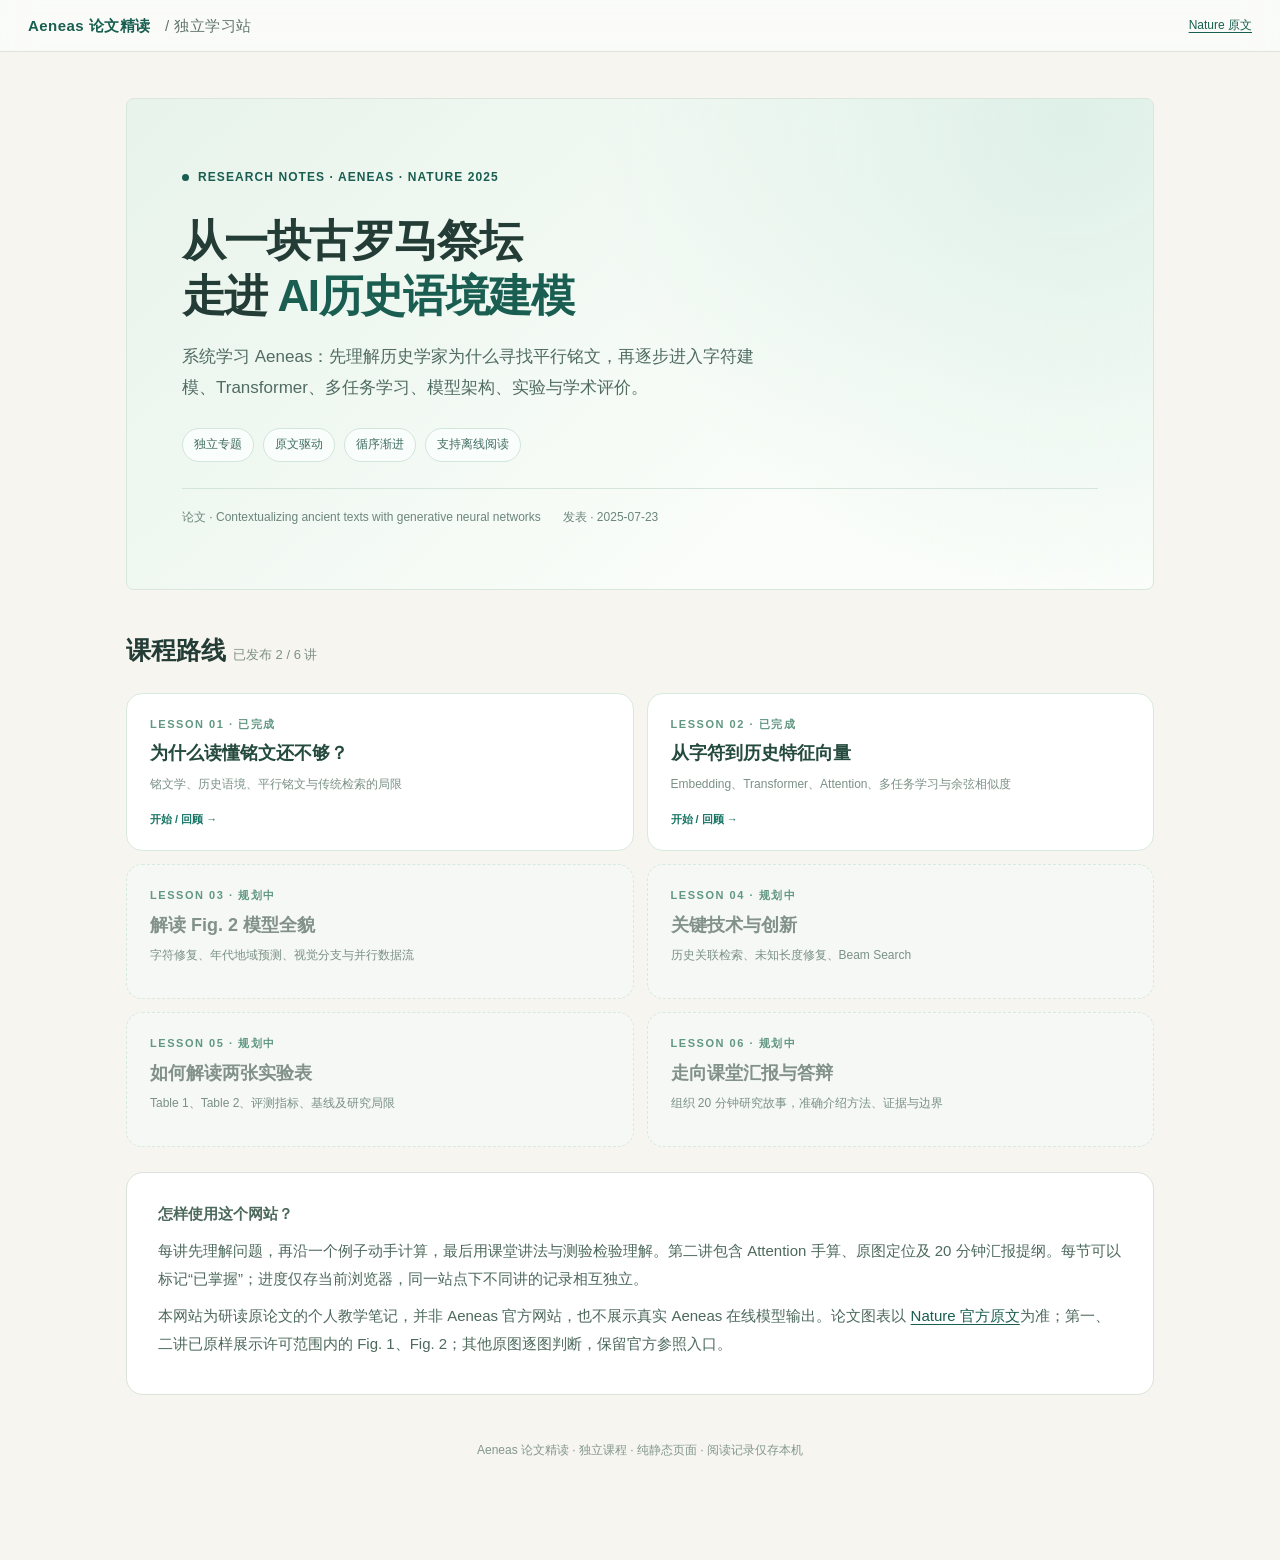
<file: index.html>
<!doctype html><html lang="zh-CN"><head><meta charset="utf-8"><meta name="viewport" content="width=device-width,initial-scale=1"><meta name="description" content="Aeneas Nature 2025 论文精读：从历史问题到模型架构、实验与人机协作的独立中文学习路线。"><title>Aeneas 论文精读｜独立学习站</title><style>
:root{--ink:#193631;--muted:#647873;--primary:#0c685f;--primary2:#125c56;--line:#dce9e4;--cream:#f8faf7;--white:#fff;--soft:#eaf4ef;--accent:#bb713d;--gold:#d3ae63;--shadow:0 14px 45px rgba(20,66,55,.075);--radius:19px;scroll-behavior:smooth}
*{box-sizing:border-box}html{scroll-padding-top:85px}body{margin:0;background:var(--cream);color:var(--ink);font-family:-apple-system,BlinkMacSystemFont,"Segoe UI","PingFang SC","Microsoft YaHei",sans-serif;font-size:16px;line-height:1.93}a{color:var(--primary);text-decoration-thickness:1px;text-underline-offset:3px}a:hover{color:#073c37}button{font:inherit;cursor:pointer}button:focus-visible,a:focus-visible,summary:focus-visible{outline:3px solid #db9451;outline-offset:3px}.site-header{position:sticky;top:0;z-index:40;background:rgba(250,252,249,.91);backdrop-filter:blur(16px);border-bottom:1px solid var(--line)}.head-inner{max-width:1370px;margin:auto;padding:11px 28px;display:flex;justify-content:space-between;align-items:center;gap:16px}.brand{font-weight:740;font-size:15px;letter-spacing:.03em;text-decoration:none;color:var(--primary)}.brand span{font-weight:500;color:var(--muted);margin-left:10px}.head-tools{display:flex;align-items:center;gap:12px}.head-tools button{font-size:12px;border:1px solid var(--line);border-radius:10px;padding:5px 11px;background:white;color:var(--ink)}.header-progress{height:3px;background:#e8efeb}.header-progress span{display:block;background:var(--primary);height:100%;width:0%;transition:width .3s}.layout{display:grid;grid-template-columns:225px minmax(0,830px) 190px;gap:38px;max-width:1370px;margin:auto;padding:34px 26px 70px}.sidebar{position:sticky;top:101px;align-self:start;max-height:calc(100vh - 126px);overflow:auto;padding:6px 7px 25px 0}.side-label{font-size:11px;font-weight:750;letter-spacing:.15em;color:#829790;margin:0 0 16px;padding-left:13px}.sidebar a{display:flex;gap:12px;border-left:2px solid transparent;text-decoration:none;color:#5d736c;padding:9px 12px;font-size:13px;line-height:1.65;border-radius:0 9px 9px 0}.sidebar a:hover{color:var(--primary);background:#edf6f0}.sidebar a.active{color:var(--primary);border-left-color:var(--primary);background:#e9f4ef;font-weight:720}.sidebar a span{color:#8da69b;font-variant-numeric:tabular-nums}.side-progress{background:#fff;border:1px solid var(--line);border-radius:14px;padding:16px;margin:20px 0 0 10px;box-shadow:0 5px 20px rgba(16,72,59,.03)}.side-progress .progress-title{display:flex;align-items:center;justify-content:space-between;font-size:12px;color:#617970}.side-progress strong{font-size:18px;color:var(--primary)}.bar{height:7px;background:#e9f0eb;overflow:hidden;border-radius:99px;margin:12px 0}.bar i{display:block;height:100%;width:0;background:linear-gradient(90deg,#2f9b86,#0c655c);border-radius:99px;transition:width .25s}.side-progress p{font-size:11px;color:#82938b;line-height:1.6;margin:0}.rail{position:sticky;top:106px;align-self:start;color:var(--muted);font-size:12px}.rail-card{border:1px solid var(--line);padding:17px;background:#fff;border-radius:14px;margin-bottom:15px}.rail .minor{font-size:11px;color:#889b95;margin-bottom:10px;font-weight:750;letter-spacing:.1em}.rail b{color:var(--ink);display:block;font-size:14px;margin-bottom:6px}.rail p{margin:5px 0;line-height:1.75}.rail .source-link{display:block;padding:5px 0;font-size:12px}.rail em{font-style:normal;color:var(--primary);font-weight:650}.content{min-width:0}.hero{background:linear-gradient(126deg,#e7f3ed 0%,#f9fcf9 49%,#f3f3e9 100%);border:1px solid #d8e6dd;position:relative;overflow:hidden;border-radius:24px;padding:45px 48px 44px;margin-bottom:36px;box-shadow:var(--shadow)}.hero:after{content:"";position:absolute;right:-100px;top:-140px;width:410px;height:410px;border-radius:50%;border:1px solid rgba(38,112,92,.13);box-shadow:0 0 0 54px rgba(38,112,92,.035),0 0 0 112px rgba(38,112,92,.022);pointer-events:none}.eyebrow{display:inline-flex;align-items:center;gap:9px;font-size:12px;font-weight:760;letter-spacing:.12em;color:var(--primary)}.eyebrow:before{content:"";height:7px;width:7px;border-radius:50%;background:var(--primary)}.hero h1{font-size:clamp(32px,4vw,50px);letter-spacing:-.052em;line-height:1.23;margin:22px 0 18px;position:relative;z-index:1}.hero h1 span{color:var(--primary)}.hero .lead{font-size:17px;color:#506c63;line-height:1.85;max-width:600px;margin:0 0 25px;position:relative;z-index:1}.tags{display:flex;gap:9px;flex-wrap:wrap;position:relative;z-index:1}.tags span{font-size:12px;padding:4px 11px;border:1px solid #d2e6da;background:#f9fdfb;border-radius:999px;color:#406e61}.hero-note{position:relative;z-index:1;border-top:1px solid #d4e6dc;padding-top:17px;margin-top:26px;color:#6b857c;font-size:12px;display:flex;flex-wrap:wrap;gap:8px 22px}.chapter{background:var(--white);border:1px solid var(--line);border-radius:var(--radius);padding:34px 39px 26px;margin:0 0 25px;box-shadow:0 4px 22px rgba(8,67,52,.028)}.chapter-number{font-size:11px;font-weight:770;letter-spacing:.13em;color:var(--primary);text-transform:uppercase;margin-bottom:8px}.chapter h2{font-size:clamp(23px,3.3vw,29px);line-height:1.42;letter-spacing:-.028em;margin:0 0 22px}.chapter h3{font-size:18px;line-height:1.5;margin:25px 0 9px}.chapter p{margin:12px 0;color:#334d46}.chapter strong{color:#1e4b40}.chapter ul{padding-left:21px;color:#334d46}.chapter li{padding-left:3px;margin:6px 0}.quote{border-left:3px solid #398b7b;padding:15px 19px;margin:22px 0;background:#eff7f2;color:#2a5549;border-radius:0 11px 11px 0;font-weight:600}.figure{margin:22px 0 15px}.figure img{display:block;width:100%;height:auto;border:1px solid var(--line);border-radius:12px;background:white}.figure.figure-small{max-width:550px}.figure figcaption{font-size:12px;color:#87958f;line-height:1.75;margin-top:9px}.figure a{font-weight:650}.note{padding:16px 19px;border-radius:12px;background:#f6f8f3;border:1px solid #e0e8dc;margin:20px 0;font-size:14px;line-height:1.8;color:#496154}.note .note-title{font-weight:770;color:#4c765c;margin-bottom:3px}.columns{display:grid;grid-template-columns:1fr 1fr;gap:14px;margin:19px 0}.panel{background:#f8fbf9;border:1px solid #e1ebe5;border-radius:12px;padding:18px}.panel b{font-size:14px}.panel p{font-size:13px;margin-bottom:0}.panel.keyword{background:#fffaf6;border-color:#f0e5d6}.panel.semantic{background:#f1f8f4;border-color:#d8e8df}.demo-options{display:flex;gap:8px;flex-wrap:wrap;margin:16px 0 8px}.demo-options button{border:1px solid #d6e8dd;border-radius:10px;background:#fff;padding:8px 14px;color:#4f6f60;font-size:13px}.demo-options button[aria-pressed="true"]{background:#10695d;color:white;border-color:#10695d}.demo-display{background:#f8fbf8;border:1px solid var(--line);border-radius:12px;padding:18px;margin:10px 0 15px;min-height:130px}.demo-display .demo-caption{font-weight:750;color:var(--primary);font-size:12px}.demo-display h4{margin:4px 0 6px;font-size:16px}.demo-display p{font-size:14px;margin:0}.little{font-size:12px!important;color:#7a9185!important}.mini-table{width:100%;border-collapse:collapse;margin:19px 0;font-size:14px}.mini-table th,.mini-table td{border-bottom:1px solid #e1ebe6;padding:13px 12px;text-align:left;vertical-align:top}.mini-table th{background:#f2f8f4;color:#285d50;font-size:12px}.mini-table td:first-child{font-weight:650;color:#1e4d43}.stages{display:grid;gap:0;max-width:605px;margin:22px auto 10px}.stage{border:1px solid #d6e7dc;border-radius:13px;padding:15px 17px;background:#fbfdfb;text-align:center;position:relative}.stage b{display:block;font-size:15px;color:#275b4f}.stage small{display:block;color:#71897f;margin-top:4px;font-size:12px}.stage.important{background:#ecf6f0;border-color:#a7d1bd}.stage.finish{background:#eff8f7;border-color:#90c8bc}.down{height:31px;text-align:center;color:#6caa99;line-height:31px;font-size:22px}.formula{padding:22px;border-radius:12px;text-align:center;border:1px solid #dde6e0;background:#f8faf7;font-family:Georgia,"Times New Roman",serif;font-size:21px;letter-spacing:.025em;margin:18px 0}.formula .t{color:var(--primary);font-weight:700}.formula-explain{font-size:13px!important;color:#768780!important}.vectors{display:flex;gap:12px;flex-wrap:wrap;align-items:center;justify-content:center;background:#f5f9f6;border:1px dashed #bddbcc;border-radius:12px;margin:20px 0;padding:18px}.vectors span{background:#fff;border:1px solid #d6e8dc;border-radius:9px;padding:9px 12px;font-family:ui-monospace,Consolas,monospace;font-size:16px;color:#26715e}.vectors .arrow{border:none;background:transparent;color:#6c9a85}.case-head{background:#f2f8f2;border:1px solid #dfeadf;border-radius:13px;padding:20px;margin:16px 0 20px}.case-head strong{font-size:15px}.case-head p{font-size:13px;margin:7px 0 0;color:#567065}.tag-row{display:flex;gap:8px;flex-wrap:wrap;margin-top:11px}.tag-row span{font-size:11px;background:#fff;border:1px solid #dbe9de;padding:3px 8px;border-radius:7px;color:#638273}.takeaways{display:grid;gap:13px;margin:22px 0}.takeaway{padding:13px 16px 13px 47px;position:relative;background:#f6faf7;border-radius:12px;border:1px solid #e0ebe2;font-size:14px;line-height:1.75}.takeaway::before{content:"✓";position:absolute;left:17px;top:13px;color:var(--primary);font-weight:800}.checks{border-top:1px solid var(--line);display:flex;justify-content:space-between;align-items:center;gap:12px;padding-top:18px;margin-top:30px;color:#85988d;font-size:12px;flex-wrap:wrap}.complete-btn{border:1px solid #afcfc1;border-radius:9px;background:white;color:var(--primary);padding:8px 15px;font-weight:690;font-size:12px}.complete-btn[data-done="true"]{background:#e6f3ea;border-color:#9ecbad}.quiz-card{border:1px solid #deebe2;border-radius:13px;margin:15px 0;background:#fbfdfb;padding:19px}.quiz-card .quiz-title{font-size:15px;font-weight:690;line-height:1.7}.quiz-card .quiz-index{font-size:11px;color:#569081;font-weight:780;letter-spacing:.09em;margin-bottom:7px}.quiz-card label{display:flex;align-items:flex-start;gap:9px;margin:11px 0;color:#496257;font-size:14px;cursor:pointer;border-radius:8px}.quiz-card input{margin-top:7px;accent-color:var(--primary)}.quiz-card .feedback{display:none;font-size:13px;line-height:1.8;border-radius:9px;padding:10px 12px;margin-top:9px;background:#f2f8f3;color:#406456}.quiz-card .feedback.visible{display:block}.quiz-actions{display:flex;justify-content:space-between;gap:12px;align-items:center;flex-wrap:wrap;margin-top:19px}.primary-btn{background:var(--primary);border:1px solid var(--primary);color:#fff;border-radius:10px;padding:10px 18px;font-weight:700;font-size:13px}.primary-btn:hover{background:#084f47}.quiz-score{font-size:14px;font-weight:730;color:var(--primary)}.source-list{font-size:13px;color:#5b7269;padding-left:22px}.source-list li{margin:10px 0}.continuation{border-radius:18px;padding:26px 30px;color:#e8f7f2;background:linear-gradient(120deg,#0f635a,#20483f);margin-bottom:25px}.continuation .overline{font-size:11px;letter-spacing:.15em;color:#a5d7c6;font-weight:750}.continuation h2{font-size:24px;margin:6px 0 8px}.continuation p{font-size:14px;color:#c4e1d6;max-width:620px;line-height:1.8;margin:0}.glossary{display:grid;grid-template-columns:1fr 1fr;gap:10px;margin-top:17px}.glossary details{border:1px solid #dfebe4;border-radius:10px;background:#fafdfa;padding:13px 14px}.glossary summary{cursor:pointer;font-weight:700;font-size:14px;color:#335d4e}.glossary details p{font-size:13px;line-height:1.75;margin:8px 0 0}.footer{font-size:12px;color:#82978e;text-align:center;padding:14px 0 28px}.footer button{border:0;background:transparent;color:#738b7f;text-decoration:underline;text-underline-offset:3px;font-size:12px;padding:2px}.only-mobile{display:none}
@media(max-width:1170px){.layout{grid-template-columns:205px minmax(0,790px);gap:24px}.rail{display:none}.chapter{padding:30px 33px}.hero{padding:40px}}
@media(max-width:790px){html{scroll-padding-top:90px}.head-inner{padding:11px 15px}.brand span{display:none}.layout{display:block;padding:16px 13px 44px}.sidebar{position:static;max-height:none;border:1px solid var(--line);border-radius:14px;padding:11px 10px;margin-bottom:14px;background:white}.side-label{margin:0 0 5px}.sidebar nav{display:flex;overflow:auto;gap:3px}.sidebar a{white-space:nowrap;border-left:0;border-bottom:2px solid transparent;border-radius:8px;padding:7px 11px;font-size:12px}.sidebar a.active{border-bottom-color:var(--primary)}.side-progress{display:none}.hero{padding:29px 24px;border-radius:16px;margin-bottom:15px}.hero h1{font-size:34px}.hero .lead{font-size:15px}.chapter{border-radius:14px;padding:24px 21px 20px;margin-bottom:14px}.chapter h2{font-size:24px}.columns,.glossary{grid-template-columns:1fr}.mini-table{font-size:12px}.mini-table th,.mini-table td{padding:10px 8px}.continuation{padding:22px}.only-mobile{display:inline}}
@media print{.site-header,.sidebar,.rail,.checks,.quiz-actions,.footer button{display:none!important}.layout{display:block;width:100%;max-width:100%;padding:0}.content{width:100%}.hero,.chapter,.continuation{box-shadow:none;break-inside:avoid}.chapter{border-color:#d2ddd6}.hero{padding:30px}.quiz-card{break-inside:avoid}a{color:#174a3f}}

/* dedicated course navigation */
.course-back{display:flex;align-items:center;gap:9px;color:var(--primary);font-size:12px;font-weight:750;text-decoration:none;margin:2px 6px 18px 12px}
.lesson-nav{display:flex;align-items:stretch;justify-content:space-between;gap:14px;margin:8px 0 25px}
.lesson-nav a{display:block;flex:1;border-radius:13px;background:#fff;border:1px solid var(--line);padding:11px 16px;text-decoration:none;font-size:13px;font-weight:700;line-height:1.65}
.lesson-nav a:hover{border-color:#84c1ad;background:#f1f8f4}
.course-header-nav{display:flex;align-items:center;gap:12px;font-size:12px;margin-left:auto}
.course-header-nav a{color:#55756a;text-decoration:none;white-space:nowrap}
.card-grid{display:grid;grid-template-columns:1fr 1fr;gap:13px;margin:18px 0}
.concept{border:1px solid #dfe9e1;background:#f8fbf9;padding:17px 18px;border-radius:13px}
.concept b{color:#174e43;font-size:14px}
.concept p{font-size:13px;margin:7px 0}
.concept code,.chapter code{font-family:ui-monospace,Consolas,monospace;font-size:.92em;background:#eef5f0;padding:2px 5px;border-radius:5px;color:#176356}
.mathpad{overflow-x:auto;background:#f7faf8;border:1px solid #e1ebe6;border-radius:12px;margin:20px 0;padding:16px;text-align:center;font-family:Georgia,'Times New Roman',serif;font-size:20px;line-height:1.6;color:#174b42}
.micro{font-size:12px!important;color:#6e857d!important}
.demo-box{border:1px solid #d8e7df;border-radius:15px;background:linear-gradient(150deg,#fbfdfa,#f2f8f2);padding:22px;margin:20px 0}
.demo-box h3{margin:0 0 6px}
.token-line{display:flex;flex-wrap:wrap;gap:5px;margin:13px 0}
.token-line span{display:inline-flex;align-items:center;justify-content:center;min-width:37px;min-height:42px;border:1px solid #cadfd4;border-radius:8px;background:#fff;font-family:Consolas,ui-monospace,monospace;font-size:18px;color:#245949;position:relative}
.token-line span.selected{background:#0f7162;color:#fff;border-color:#0f7162}
.token-line span.blank{background:#fdeed9;color:#945d33;border-color:#e9d0b0}
.token-line span.context{background:#ddf1e8;border-color:#aed7c2}
.button-row{display:flex;flex-wrap:wrap;gap:9px;margin:14px 0}
.demo-button{background:#fff;border:1px solid #c9e0d3;border-radius:10px;color:#246151;font-size:13px;padding:8px 12px}
.demo-button.active,.demo-button[aria-pressed="true"]{color:#fff;background:#0d6e60;border-color:#0d6e60}
.demo-explainer{background:#fff;border-left:3px solid #57a38a;padding:11px 14px;border-radius:0 9px 9px 0;color:#47675a;font-size:13px;line-height:1.75}
.align-rows{display:grid;grid-template-columns:1fr 1fr;gap:10px;margin:12px 0}
.grid-entry{background:#fff;border:1px solid #dfebe3;padding:12px;border-radius:10px;font-size:13px}
.grid-entry strong{display:block;font-size:14px}
.demo-box svg{width:100%;height:auto;max-height:305px;display:block}
.slider-row{display:flex;gap:12px;align-items:center;flex-wrap:wrap;margin:13px 0}
.slider-row input{flex:1;min-width:150px;accent-color:#0c685f}
.big-number{font-size:21px;font-weight:780;color:#146d60;font-variant-numeric:tabular-nums}
.quiz-card{border:1px solid #d9e9de;border-radius:12px;padding:16px;margin:15px 0;background:#f9fcf9}
.quiz-card legend{font-weight:740;color:#284d43;margin-bottom:8px;line-height:1.6}
.quiz-card label{display:block;padding:9px 11px;background:#fff;border:1px solid #e0eae4;border-radius:9px;margin:7px 0;font-size:14px;cursor:pointer;line-height:1.65}
.quiz-card label:has(input:checked){background:#edf7f1;border-color:#64af94}
.quiz-card input{margin-right:8px;accent-color:#1a776b}
.quiz-card .feedback{font-size:13px;line-height:1.75;margin-top:11px;color:#466656}
.mark-button{border:1px solid #d8e5dd;border-radius:9px;background:#fff;color:#557569;padding:8px 12px;font-size:12px;margin-top:16px}
.mark-button[aria-pressed="true"]{background:#176c5e;color:#fff;border-color:#176c5e}
.figure-link{border:1px solid #e1e8dd;border-radius:11px;padding:14px 16px;background:#f9faf5;font-size:13px}
.figure-link a{font-weight:740}
.course-links{display:flex;gap:11px;flex-wrap:wrap;margin:15px 0;font-size:13px}
.course-links a{border:1px solid #d4e5d9;padding:8px 12px;border-radius:9px;text-decoration:none;background:#fff}
.standalone-home .layout{display:block;max-width:1080px;padding-top:46px}
.standalone-home .content{max-width:1040px}
.standalone-home .hero{padding:60px 55px;background:radial-gradient(circle at 92% 4%,#def0e8,transparent 45%),linear-gradient(138deg,#e7f3eb,#fafdf9 70%)}
.standalone-home .home-list{display:grid;gap:13px;grid-template-columns:repeat(2,minmax(0,1fr))}
.standalone-home .unit{display:block;padding:20px 23px;border:1px solid #d8e9df;border-radius:16px;background:white;text-decoration:none;color:#254a3e;min-height:135px}
.standalone-home .unit.open:hover{transform:translateY(-2px);box-shadow:var(--shadow);border-color:#91c3ae}
.standalone-home .unit.planned{background:#f5f8f4;color:#82918a;border-style:dashed}
.standalone-home .unit .unit-no{font-size:11px;color:#619783;font-weight:800;letter-spacing:.14em;margin-bottom:6px}
.standalone-home .unit h3{font-size:18px;line-height:1.4;margin:0 0 7px}
.standalone-home .unit p{margin:0;font-size:12px;line-height:1.75;color:#7b9186}
.standalone-home .unit .unit-badge{font-size:11px;color:#167464;font-weight:700;margin-top:14px}
.home-intro{background:#fff;border:1px solid var(--line);border-radius:17px;padding:27px 31px;margin-top:25px;font-size:15px;color:#4d695d;line-height:1.9}
@media(max-width:760px){.card-grid,.align-rows,.standalone-home .home-list{grid-template-columns:1fr}.demo-box{padding:15px}.course-header-nav{display:none}.lesson-nav{flex-direction:column}.standalone-home .hero{padding:39px 28px}.home-intro{padding:20px}.standalone-home .layout{padding:20px 16px 50px}}

.home-mobile-break{display:none}
@media(max-width:760px){.home-mobile-break{display:inline}.standalone-home .hero h1{font-size:32px}}
</style><link rel="icon" href="data:image/svg+xml,%3Csvg%20xmlns='http://www.w3.org/2000/svg'%20viewBox='0%200%2064%2064'%3E%3Crect%20width='64'%20height='64'%20rx='14'%20fill='%230c685f'/%3E%3Ctext%20x='32'%20y='45'%20font-family='Georgia,serif'%20font-size='38'%20text-anchor='middle'%20fill='%23fff'%3EA%3C/text%3E%3C/svg%3E"><link rel="stylesheet" href="assets/course.css?v=20261025"></head><body class="standalone-home"><header class="site-header"><div class="head-inner"><a href="index.html" class="brand">Aeneas 论文精读 <span>/ 独立学习站</span></a><div class="head-tools"><a href="https://www.nature.com/articles/s41586-025-09292-5" target="_blank" rel="noopener noreferrer" style="font-size:12px">Nature 原文</a></div></div></header><div class="layout"><main class="content"><section class="hero"><div class="eyebrow">RESEARCH NOTES · AENEAS · NATURE 2025</div><h1>从一块古罗马祭坛<br>走进 <span>AI<br class="home-mobile-break">历史语境建模</span></h1><p class="lead">系统学习 Aeneas：先理解历史学家为什么寻找平行铭文，再逐步进入字符建模、Transformer、多任务学习、模型架构、实验与学术评价。</p><div class="tags"><span>独立专题</span><span>原文驱动</span><span>循序渐进</span><span>支持离线阅读</span></div><div class="hero-note"><span>论文 · Contextualizing ancient texts with generative neural networks</span><span>发表 · 2025-07-23</span></div></section><h2 style="font-size:25px;margin:35px 0 18px">课程路线 <span style="font-size:13px;font-weight:400;color:#7f9187">已发布 2 / 6 讲</span></h2><div class="home-list"><a class="unit open" href="lessons/01.html"><div class="unit-no">LESSON 01 · 已完成</div><h3>为什么读懂铭文还不够？</h3><p>铭文学、历史语境、平行铭文与传统检索的局限</p><div class="unit-badge">开始 / 回顾 →</div></a><a class="unit open" href="lessons/02.html"><div class="unit-no">LESSON 02 · 已完成</div><h3>从字符到历史特征向量</h3><p>Embedding、Transformer、Attention、多任务学习与余弦相似度</p><div class="unit-badge">开始 / 回顾 →</div></a><div class="unit planned"><div class="unit-no">LESSON 03 · 规划中</div><h3>解读 Fig. 2 模型全貌</h3><p>字符修复、年代地域预测、视觉分支与并行数据流</p></div><div class="unit planned"><div class="unit-no">LESSON 04 · 规划中</div><h3>关键技术与创新</h3><p>历史关联检索、未知长度修复、Beam Search</p></div><div class="unit planned"><div class="unit-no">LESSON 05 · 规划中</div><h3>如何解读两张实验表</h3><p>Table 1、Table 2、评测指标、基线及研究局限</p></div><div class="unit planned"><div class="unit-no">LESSON 06 · 规划中</div><h3>走向课堂汇报与答辩</h3><p>组织 20 分钟研究故事，准确介绍方法、证据与边界</p></div></div><div class="home-intro"><strong>怎样使用这个网站？</strong><p style="margin:8px 0">每讲先理解问题，再沿一个例子动手计算，最后用课堂讲法与测验检验理解。第二讲包含 Attention 手算、原图定位及 20 分钟汇报提纲。每节可以标记“已掌握”；进度仅存当前浏览器，同一站点下不同讲的记录相互独立。</p><p style="margin:8px 0">本网站为研读原论文的个人教学笔记，并非 Aeneas 官方网站，也不展示真实 Aeneas 在线模型输出。论文图表以 <a href="https://www.nature.com/articles/s41586-025-09292-5" target="_blank" rel="noopener noreferrer">Nature 官方原文</a>为准；第一、二讲已原样展示许可范围内的 Fig. 1、Fig. 2；其他原图逐图判断，保留官方参照入口。</p></div><footer class="footer" style="margin-top:30px">Aeneas 论文精读 · 独立课程 · 纯静态页面 · 阅读记录仅存本机</footer></main></div></body></html>
</file>
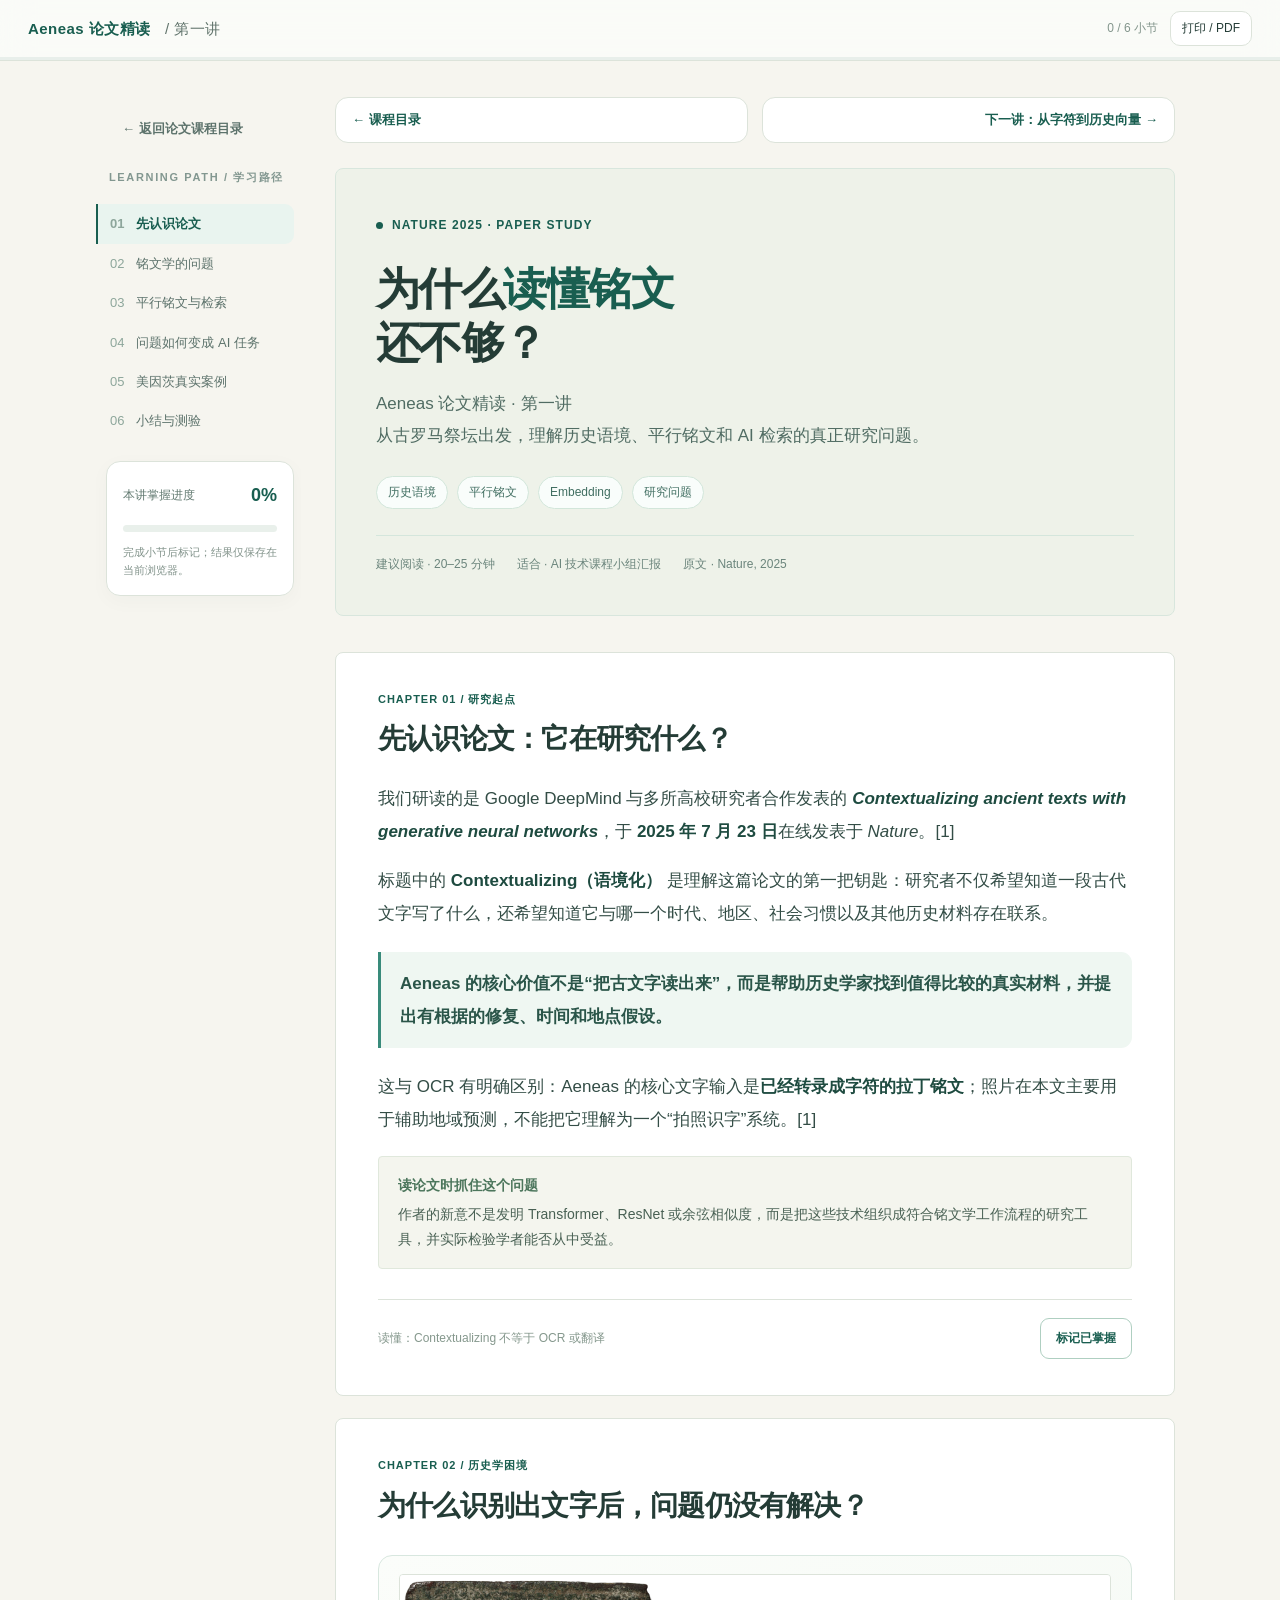
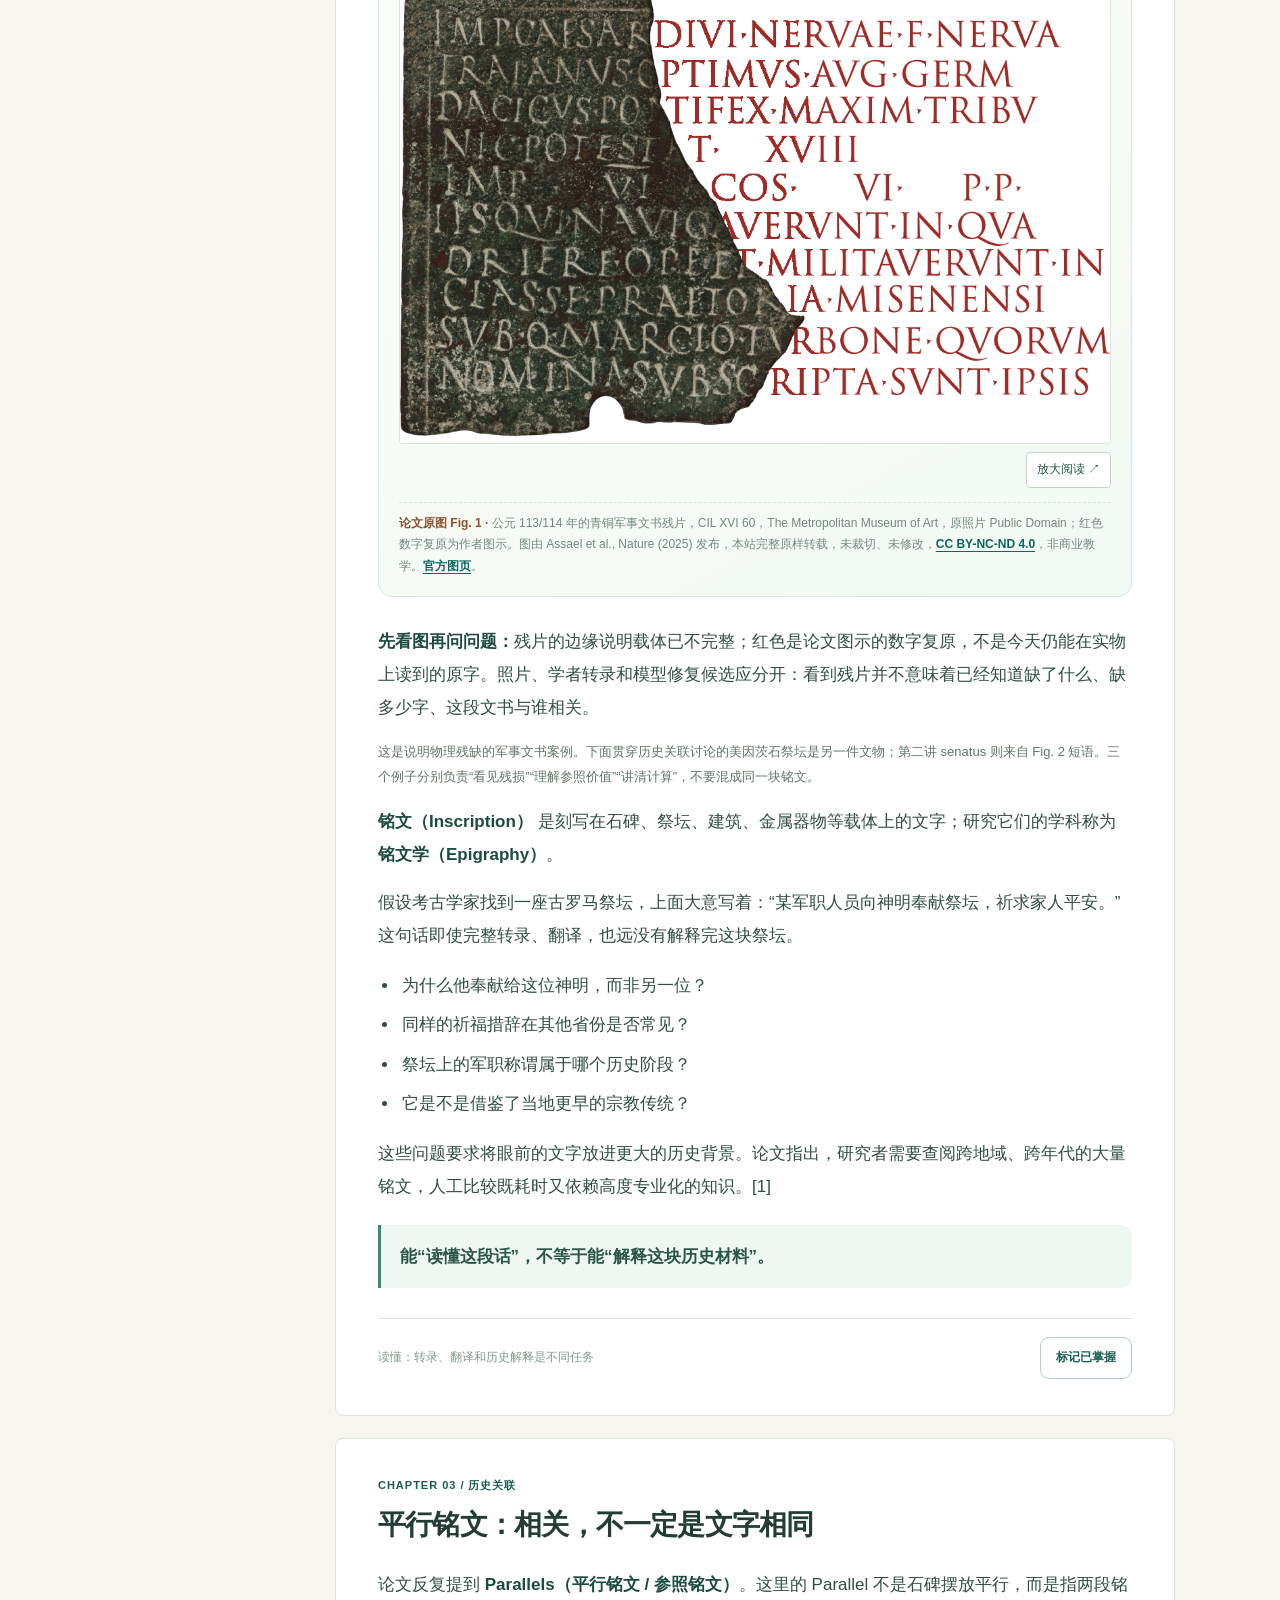
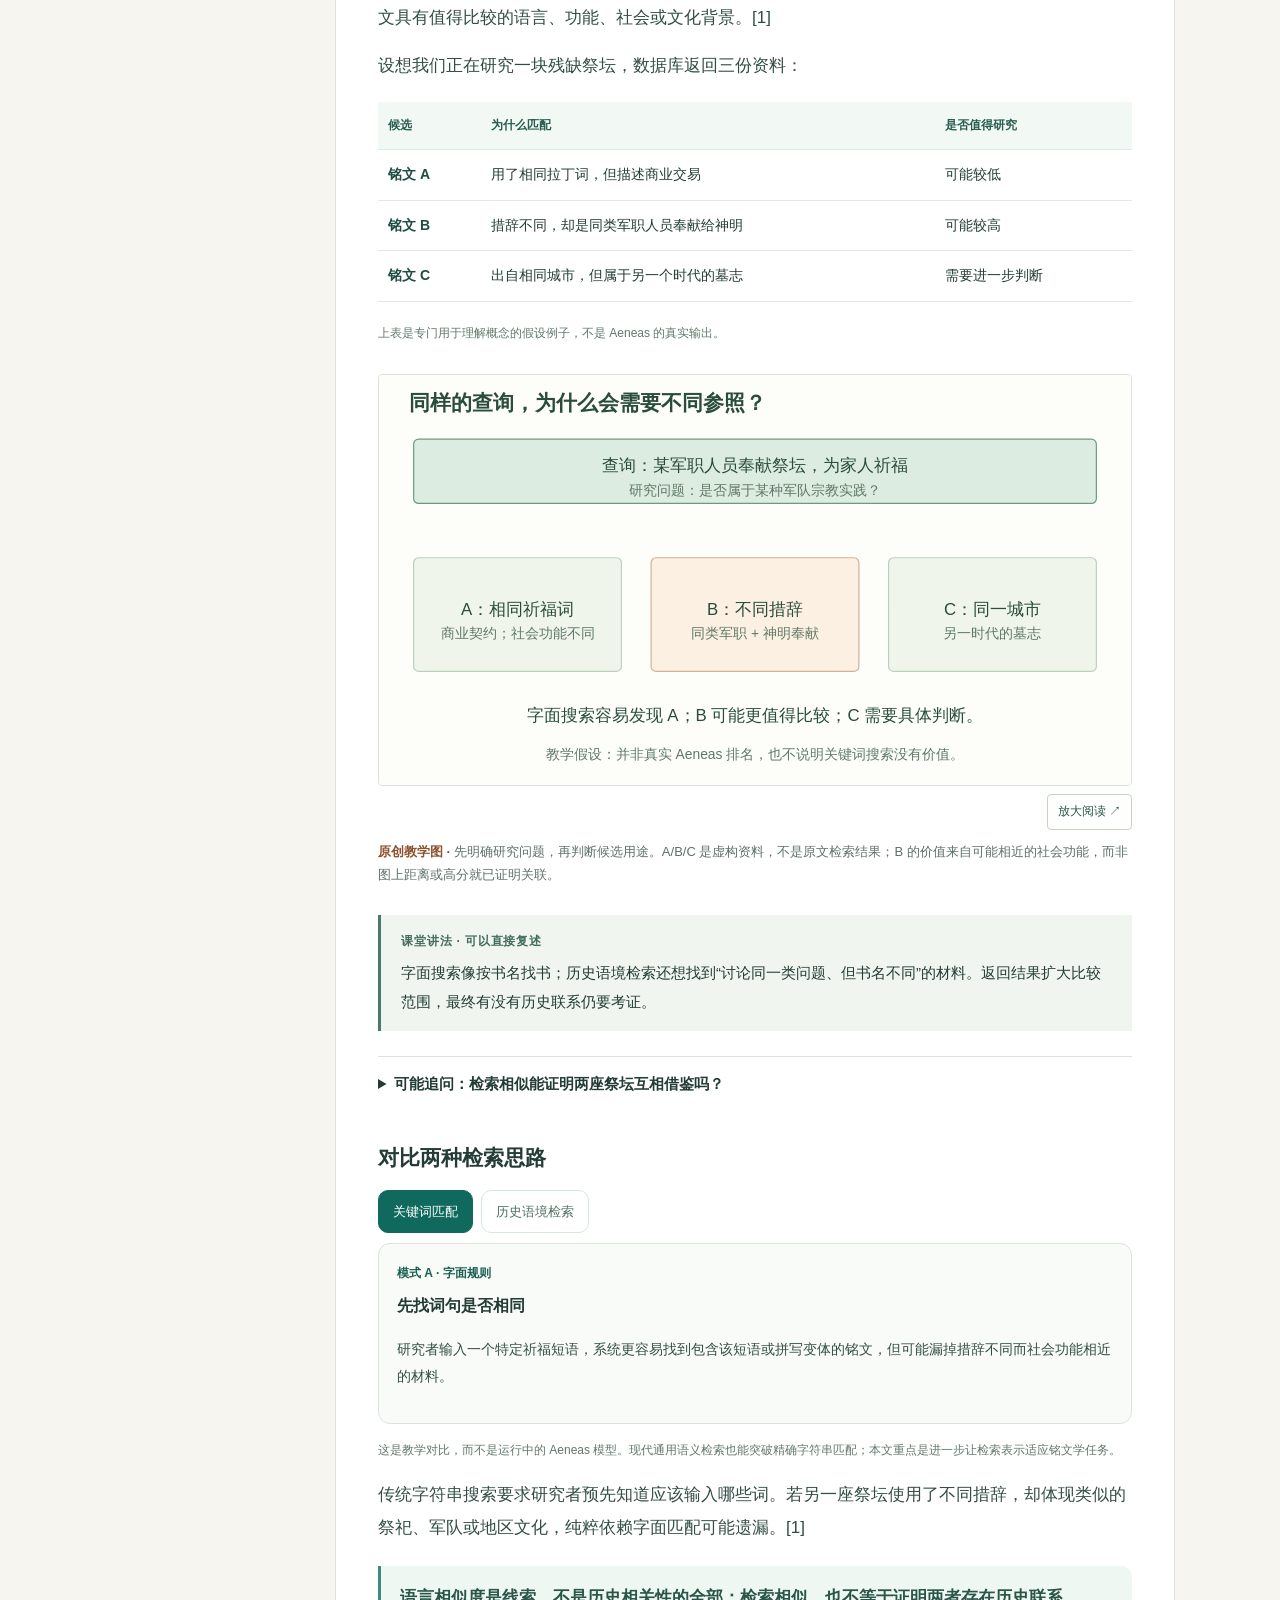
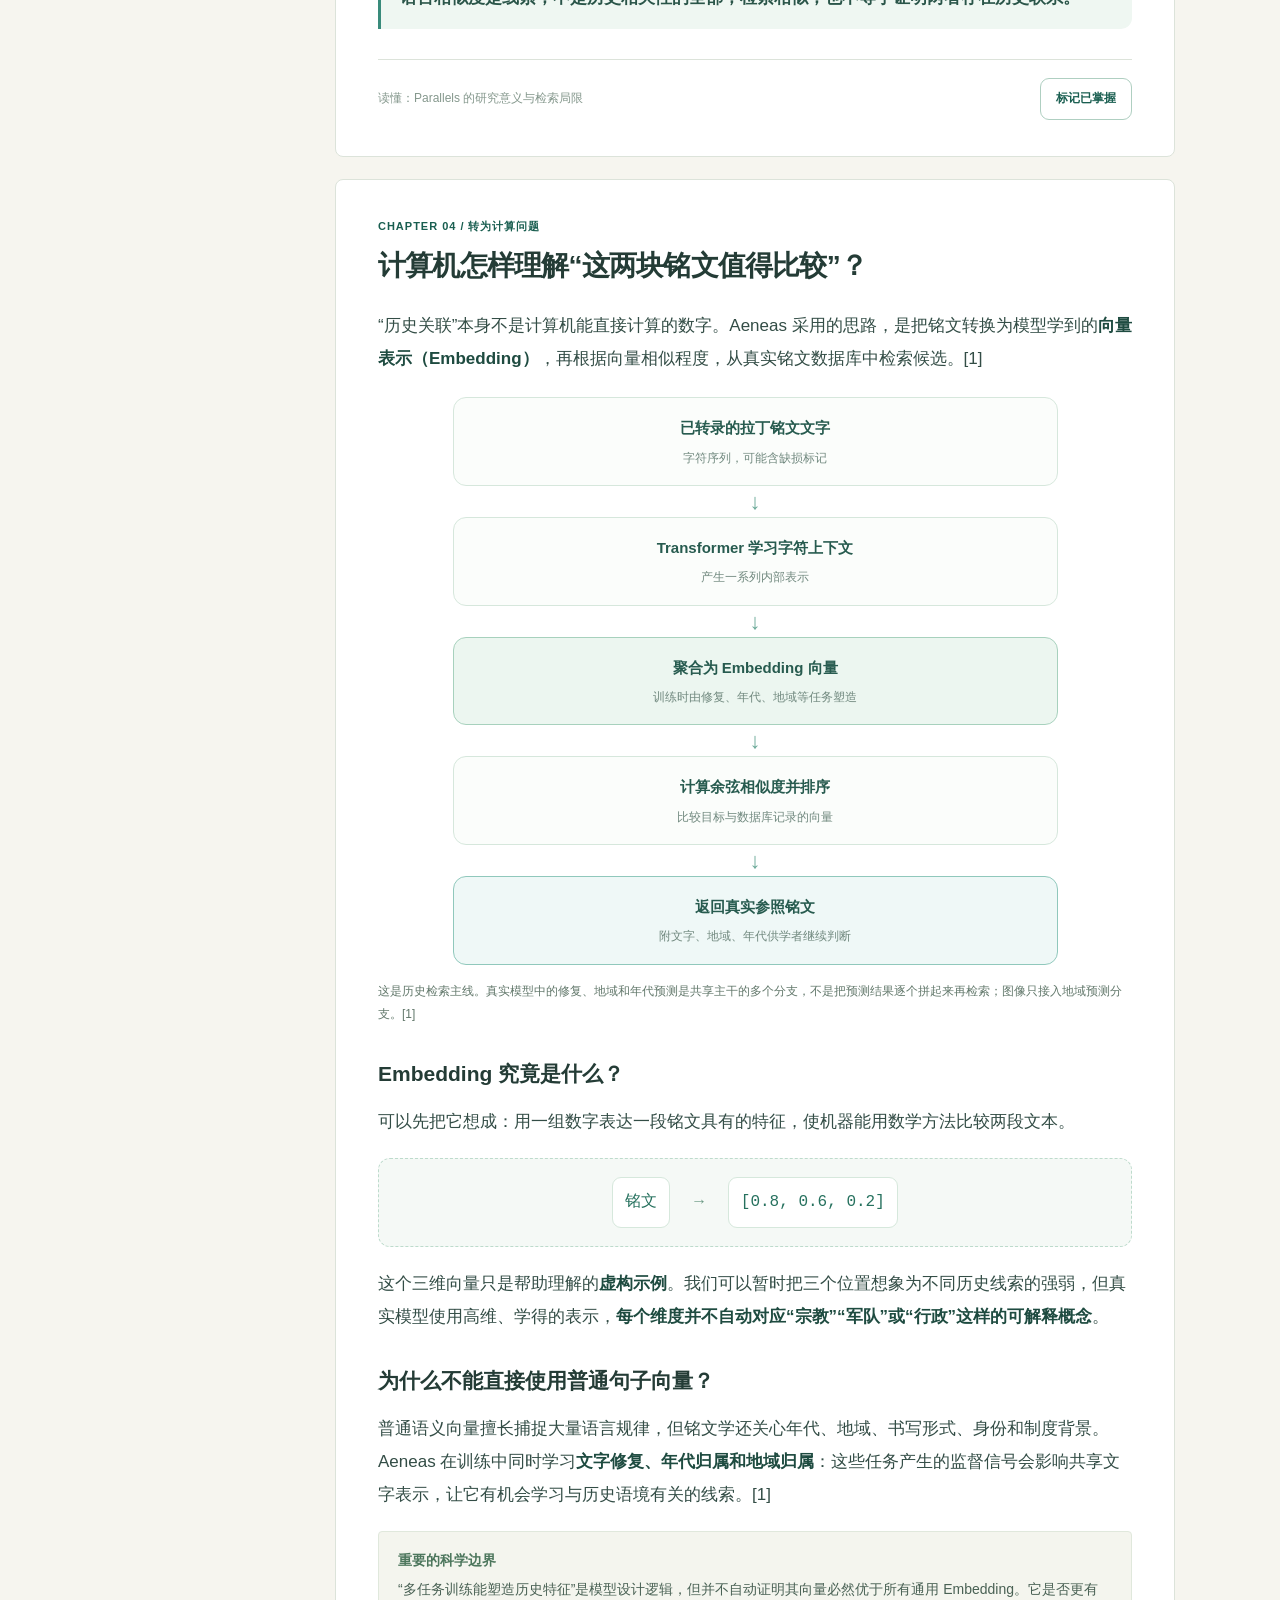
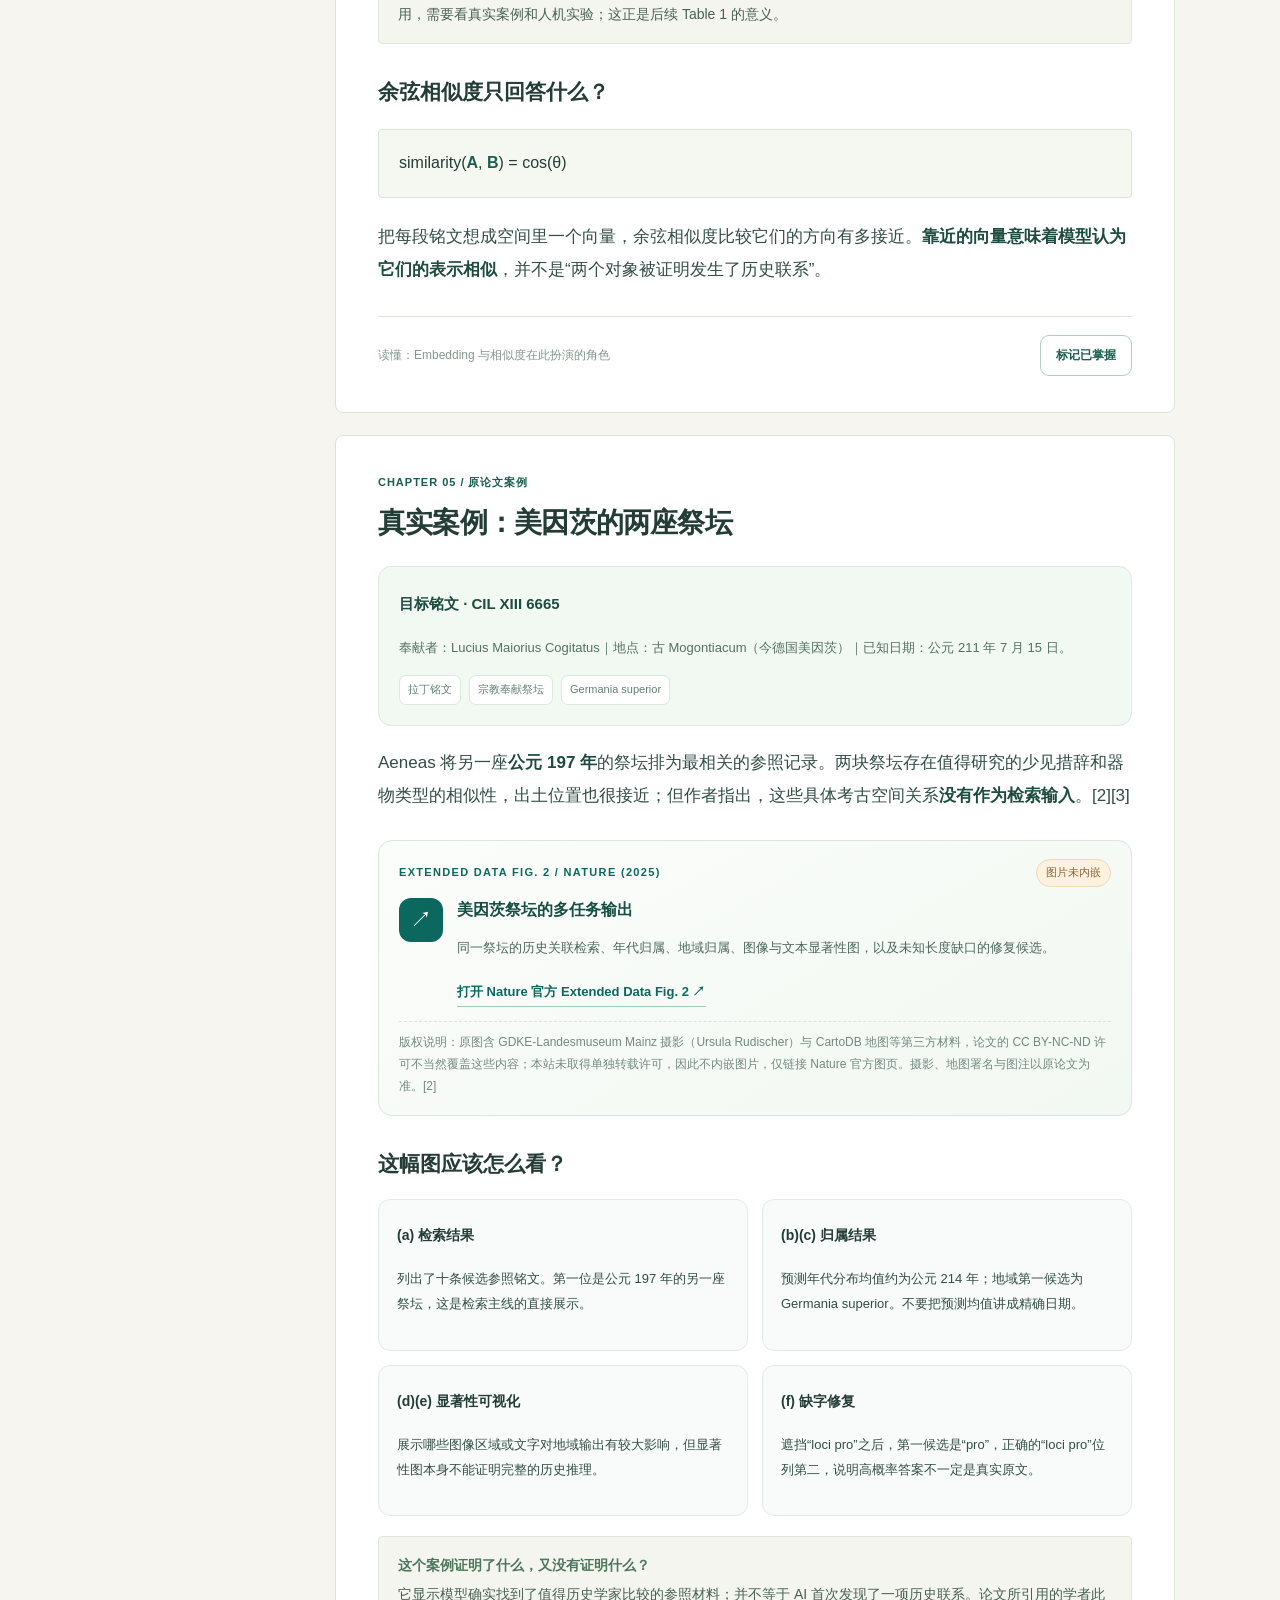
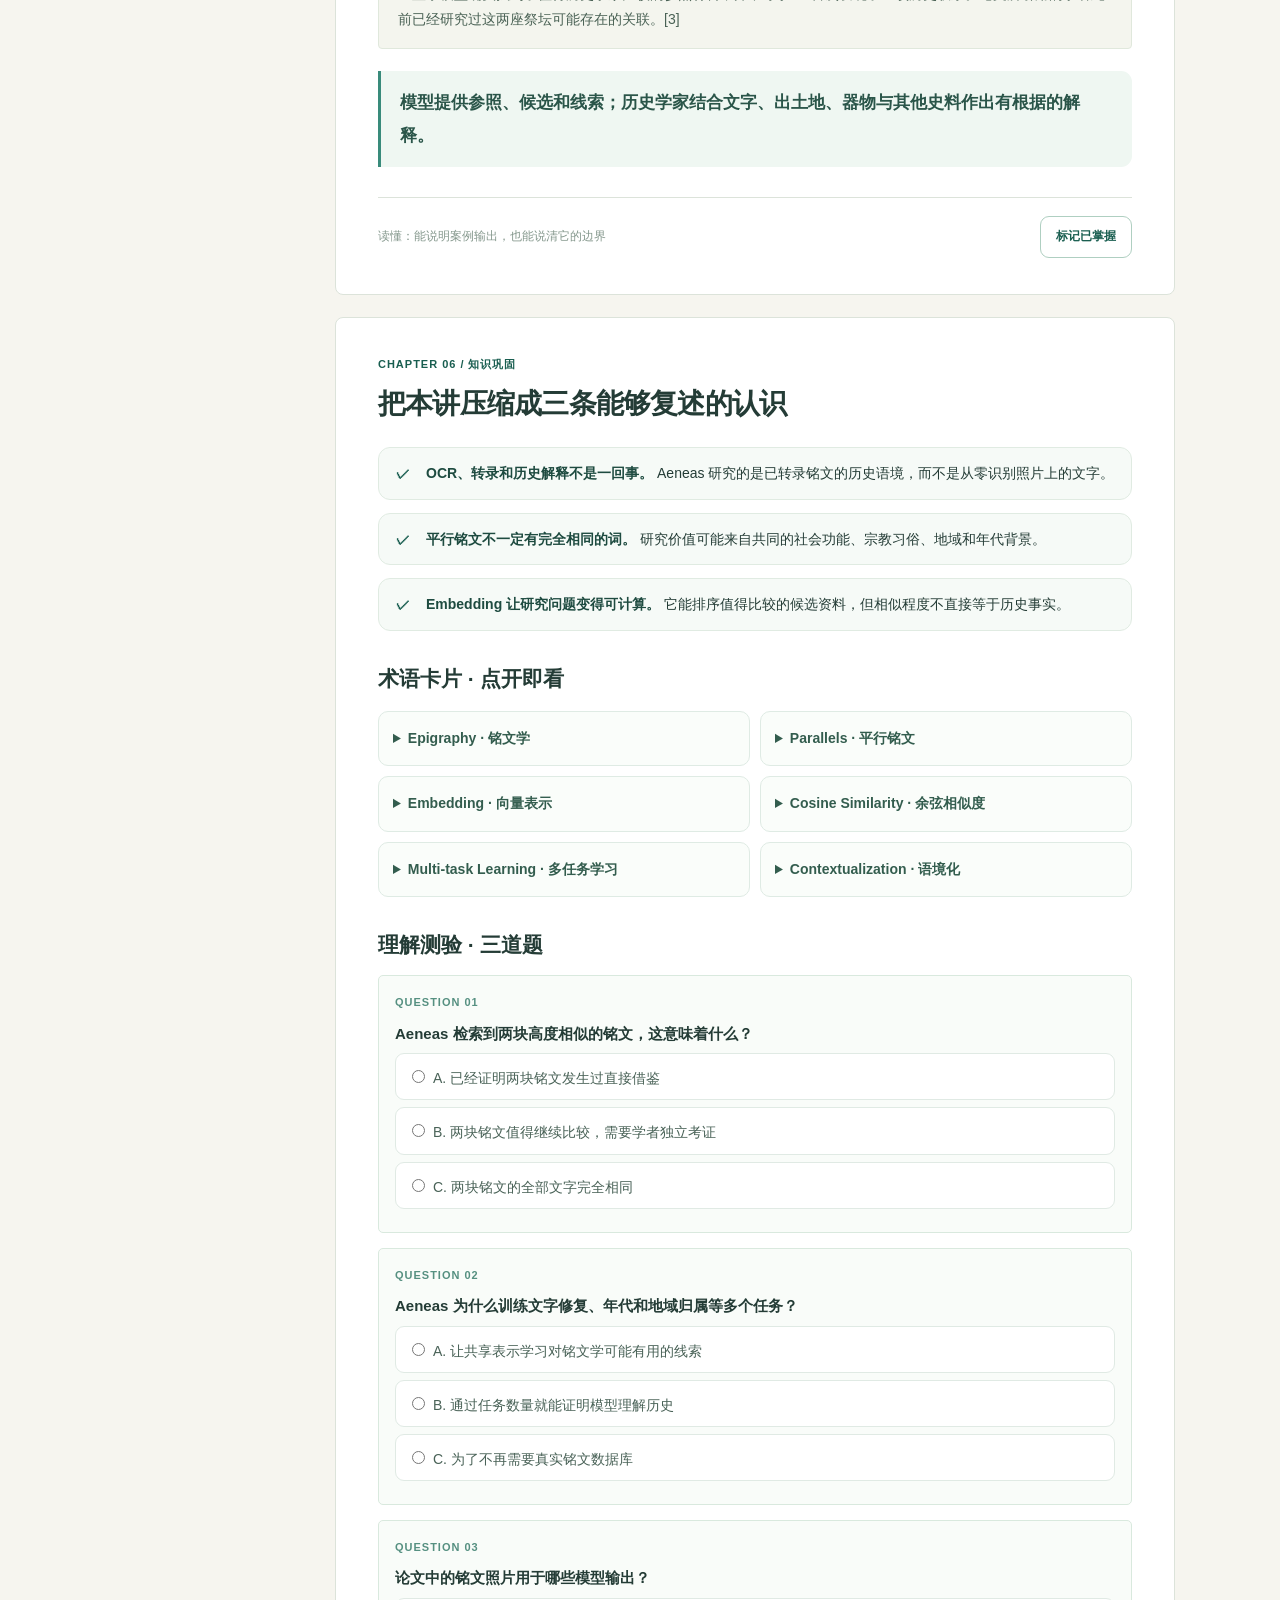
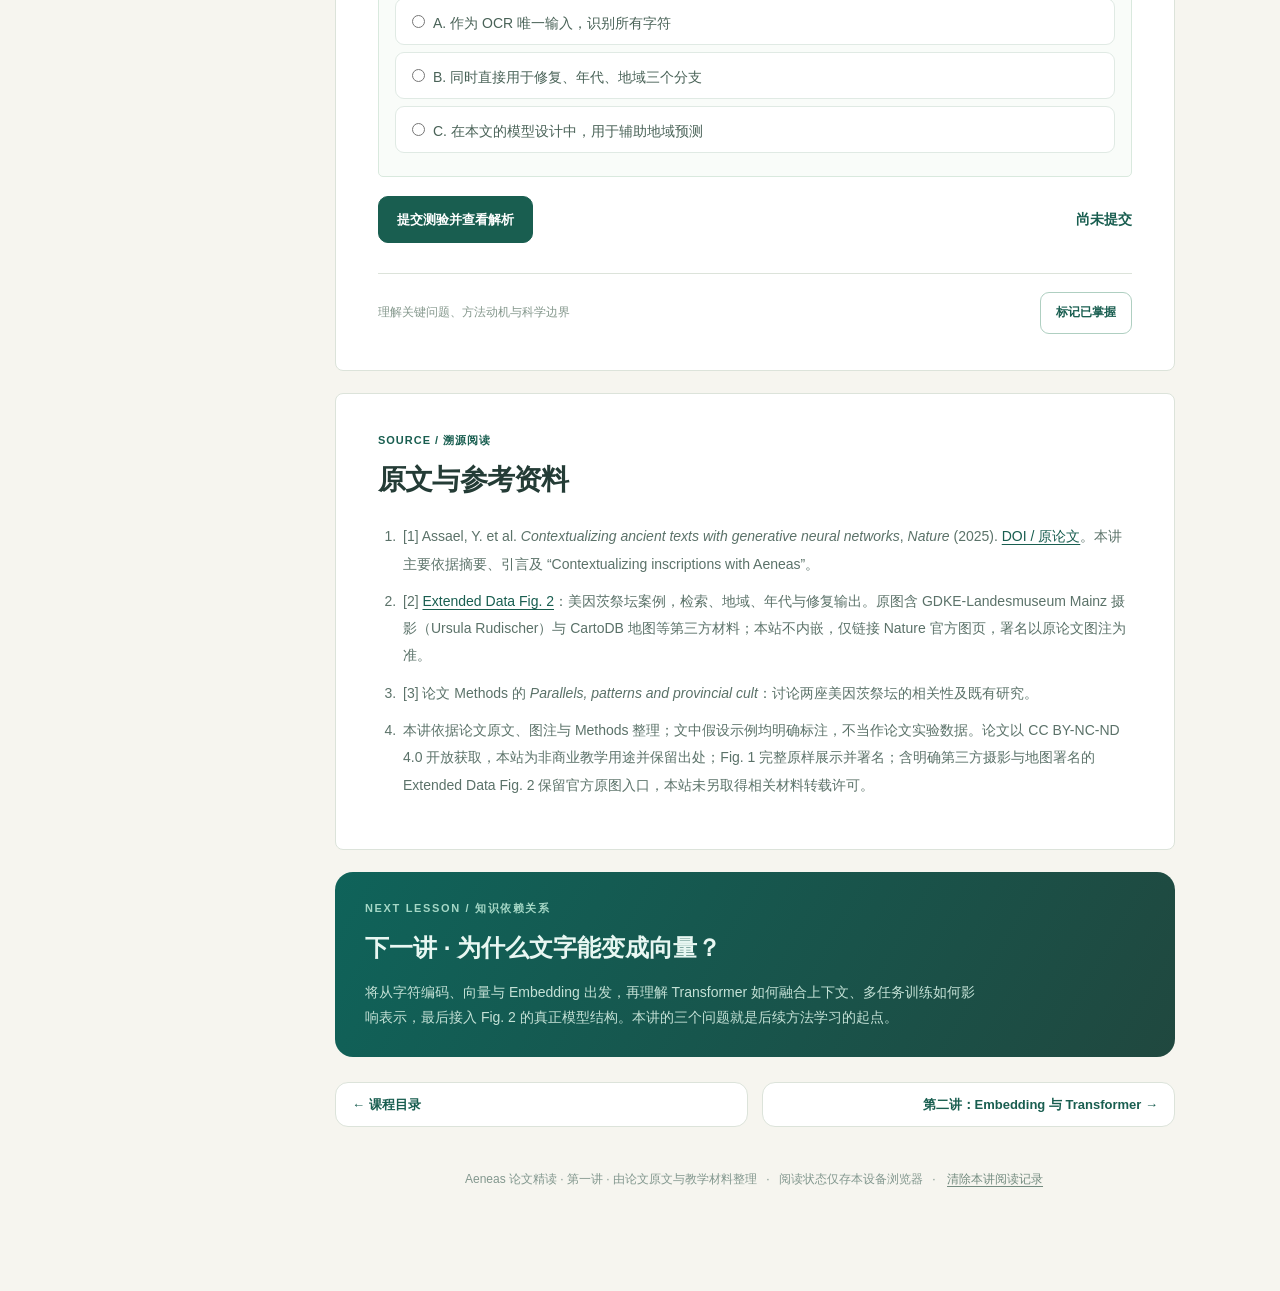
<file: lessons/01.html>
<!doctype html>
<html lang="zh-CN">
<head>
<meta charset="utf-8">
<meta name="viewport" content="width=device-width, initial-scale=1">
<meta name="theme-color" content="#0b655d">
<meta name="description" content="Aeneas 论文精读第一讲：铭文学、平行铭文、传统检索的局限，以及如何将历史关联转化为机器学习任务。">
<title>第一讲 · 为什么读懂铭文还不够？｜Aeneas 论文精读</title>
<style>
:root{--ink:#193631;--muted:#647873;--primary:#0c685f;--primary2:#125c56;--line:#dce9e4;--cream:#f8faf7;--white:#fff;--soft:#eaf4ef;--accent:#bb713d;--gold:#d3ae63;--shadow:0 14px 45px rgba(20,66,55,.075);--radius:19px;scroll-behavior:smooth}
*{box-sizing:border-box}html{scroll-padding-top:85px}body{margin:0;background:var(--cream);color:var(--ink);font-family:-apple-system,BlinkMacSystemFont,"Segoe UI","PingFang SC","Microsoft YaHei",sans-serif;font-size:16px;line-height:1.93}a{color:var(--primary);text-decoration-thickness:1px;text-underline-offset:3px}a:hover{color:#073c37}button{font:inherit;cursor:pointer}button:focus-visible,a:focus-visible,summary:focus-visible{outline:3px solid #db9451;outline-offset:3px}.site-header{position:sticky;top:0;z-index:40;background:rgba(250,252,249,.91);backdrop-filter:blur(16px);border-bottom:1px solid var(--line)}.head-inner{max-width:1370px;margin:auto;padding:11px 28px;display:flex;justify-content:space-between;align-items:center;gap:16px}.brand{font-weight:740;font-size:15px;letter-spacing:.03em;text-decoration:none;color:var(--primary)}.brand span{font-weight:500;color:var(--muted);margin-left:10px}.head-tools{display:flex;align-items:center;gap:12px}.head-tools button{font-size:12px;border:1px solid var(--line);border-radius:10px;padding:5px 11px;background:white;color:var(--ink)}.header-progress{height:3px;background:#e8efeb}.header-progress span{display:block;background:var(--primary);height:100%;width:0%;transition:width .3s}.layout{display:grid;grid-template-columns:225px minmax(0,830px) 190px;gap:38px;max-width:1370px;margin:auto;padding:34px 26px 70px}.sidebar{position:sticky;top:101px;align-self:start;max-height:calc(100vh - 126px);overflow:auto;padding:6px 7px 25px 0}.side-label{font-size:11px;font-weight:750;letter-spacing:.15em;color:#829790;margin:0 0 16px;padding-left:13px}.sidebar a{display:flex;gap:12px;border-left:2px solid transparent;text-decoration:none;color:#5d736c;padding:9px 12px;font-size:13px;line-height:1.65;border-radius:0 9px 9px 0}.sidebar a:hover{color:var(--primary);background:#edf6f0}.sidebar a.active{color:var(--primary);border-left-color:var(--primary);background:#e9f4ef;font-weight:720}.sidebar a span{color:#8da69b;font-variant-numeric:tabular-nums}.side-progress{background:#fff;border:1px solid var(--line);border-radius:14px;padding:16px;margin:20px 0 0 10px;box-shadow:0 5px 20px rgba(16,72,59,.03)}.side-progress .progress-title{display:flex;align-items:center;justify-content:space-between;font-size:12px;color:#617970}.side-progress strong{font-size:18px;color:var(--primary)}.bar{height:7px;background:#e9f0eb;overflow:hidden;border-radius:99px;margin:12px 0}.bar i{display:block;height:100%;width:0;background:linear-gradient(90deg,#2f9b86,#0c655c);border-radius:99px;transition:width .25s}.side-progress p{font-size:11px;color:#82938b;line-height:1.6;margin:0}.rail{position:sticky;top:106px;align-self:start;color:var(--muted);font-size:12px}.rail-card{border:1px solid var(--line);padding:17px;background:#fff;border-radius:14px;margin-bottom:15px}.rail .minor{font-size:11px;color:#889b95;margin-bottom:10px;font-weight:750;letter-spacing:.1em}.rail b{color:var(--ink);display:block;font-size:14px;margin-bottom:6px}.rail p{margin:5px 0;line-height:1.75}.rail .source-link{display:block;padding:5px 0;font-size:12px}.rail em{font-style:normal;color:var(--primary);font-weight:650}.content{min-width:0}.hero{background:linear-gradient(126deg,#e7f3ed 0%,#f9fcf9 49%,#f3f3e9 100%);border:1px solid #d8e6dd;position:relative;overflow:hidden;border-radius:24px;padding:45px 48px 44px;margin-bottom:36px;box-shadow:var(--shadow)}.hero:after{content:"";position:absolute;right:-100px;top:-140px;width:410px;height:410px;border-radius:50%;border:1px solid rgba(38,112,92,.13);box-shadow:0 0 0 54px rgba(38,112,92,.035),0 0 0 112px rgba(38,112,92,.022);pointer-events:none}.eyebrow{display:inline-flex;align-items:center;gap:9px;font-size:12px;font-weight:760;letter-spacing:.12em;color:var(--primary)}.eyebrow:before{content:"";height:7px;width:7px;border-radius:50%;background:var(--primary)}.hero h1{font-size:clamp(32px,4vw,50px);letter-spacing:-.052em;line-height:1.23;margin:22px 0 18px;position:relative;z-index:1}.hero h1 span{color:var(--primary)}.hero .lead{font-size:17px;color:#506c63;line-height:1.85;max-width:600px;margin:0 0 25px;position:relative;z-index:1}.tags{display:flex;gap:9px;flex-wrap:wrap;position:relative;z-index:1}.tags span{font-size:12px;padding:4px 11px;border:1px solid #d2e6da;background:#f9fdfb;border-radius:999px;color:#406e61}.hero-note{position:relative;z-index:1;border-top:1px solid #d4e6dc;padding-top:17px;margin-top:26px;color:#6b857c;font-size:12px;display:flex;flex-wrap:wrap;gap:8px 22px}.chapter{background:var(--white);border:1px solid var(--line);border-radius:var(--radius);padding:34px 39px 26px;margin:0 0 25px;box-shadow:0 4px 22px rgba(8,67,52,.028)}.chapter-number{font-size:11px;font-weight:770;letter-spacing:.13em;color:var(--primary);text-transform:uppercase;margin-bottom:8px}.chapter h2{font-size:clamp(23px,3.3vw,29px);line-height:1.42;letter-spacing:-.028em;margin:0 0 22px}.chapter h3{font-size:18px;line-height:1.5;margin:25px 0 9px}.chapter p{margin:12px 0;color:#334d46}.chapter strong{color:#1e4b40}.chapter ul{padding-left:21px;color:#334d46}.chapter li{padding-left:3px;margin:6px 0}.quote{border-left:3px solid #398b7b;padding:15px 19px;margin:22px 0;background:#eff7f2;color:#2a5549;border-radius:0 11px 11px 0;font-weight:600}.figure{margin:22px 0 15px}.figure img{display:block;width:100%;height:auto;border:1px solid var(--line);border-radius:12px;background:white}.figure.figure-small{max-width:550px}.figure figcaption{font-size:12px;color:#87958f;line-height:1.75;margin-top:9px}.figure a{font-weight:650}.note{padding:16px 19px;border-radius:12px;background:#f6f8f3;border:1px solid #e0e8dc;margin:20px 0;font-size:14px;line-height:1.8;color:#496154}.note .note-title{font-weight:770;color:#4c765c;margin-bottom:3px}.columns{display:grid;grid-template-columns:1fr 1fr;gap:14px;margin:19px 0}.panel{background:#f8fbf9;border:1px solid #e1ebe5;border-radius:12px;padding:18px}.panel b{font-size:14px}.panel p{font-size:13px;margin-bottom:0}.panel.keyword{background:#fffaf6;border-color:#f0e5d6}.panel.semantic{background:#f1f8f4;border-color:#d8e8df}.demo-options{display:flex;gap:8px;flex-wrap:wrap;margin:16px 0 8px}.demo-options button{border:1px solid #d6e8dd;border-radius:10px;background:#fff;padding:8px 14px;color:#4f6f60;font-size:13px}.demo-options button[aria-pressed="true"]{background:#10695d;color:white;border-color:#10695d}.demo-display{background:#f8fbf8;border:1px solid var(--line);border-radius:12px;padding:18px;margin:10px 0 15px;min-height:130px}.demo-display .demo-caption{font-weight:750;color:var(--primary);font-size:12px}.demo-display h4{margin:4px 0 6px;font-size:16px}.demo-display p{font-size:14px;margin:0}.little{font-size:12px!important;color:#7a9185!important}.mini-table{width:100%;border-collapse:collapse;margin:19px 0;font-size:14px}.mini-table th,.mini-table td{border-bottom:1px solid #e1ebe6;padding:13px 12px;text-align:left;vertical-align:top}.mini-table th{background:#f2f8f4;color:#285d50;font-size:12px}.mini-table td:first-child{font-weight:650;color:#1e4d43}.stages{display:grid;gap:0;max-width:605px;margin:22px auto 10px}.stage{border:1px solid #d6e7dc;border-radius:13px;padding:15px 17px;background:#fbfdfb;text-align:center;position:relative}.stage b{display:block;font-size:15px;color:#275b4f}.stage small{display:block;color:#71897f;margin-top:4px;font-size:12px}.stage.important{background:#ecf6f0;border-color:#a7d1bd}.stage.finish{background:#eff8f7;border-color:#90c8bc}.down{height:31px;text-align:center;color:#6caa99;line-height:31px;font-size:22px}.formula{padding:22px;border-radius:12px;text-align:center;border:1px solid #dde6e0;background:#f8faf7;font-family:Georgia,"Times New Roman",serif;font-size:21px;letter-spacing:.025em;margin:18px 0}.formula .t{color:var(--primary);font-weight:700}.formula-explain{font-size:13px!important;color:#768780!important}.vectors{display:flex;gap:12px;flex-wrap:wrap;align-items:center;justify-content:center;background:#f5f9f6;border:1px dashed #bddbcc;border-radius:12px;margin:20px 0;padding:18px}.vectors span{background:#fff;border:1px solid #d6e8dc;border-radius:9px;padding:9px 12px;font-family:ui-monospace,Consolas,monospace;font-size:16px;color:#26715e}.vectors .arrow{border:none;background:transparent;color:#6c9a85}.case-head{background:#f2f8f2;border:1px solid #dfeadf;border-radius:13px;padding:20px;margin:16px 0 20px}.case-head strong{font-size:15px}.case-head p{font-size:13px;margin:7px 0 0;color:#567065}.tag-row{display:flex;gap:8px;flex-wrap:wrap;margin-top:11px}.tag-row span{font-size:11px;background:#fff;border:1px solid #dbe9de;padding:3px 8px;border-radius:7px;color:#638273}.takeaways{display:grid;gap:13px;margin:22px 0}.takeaway{padding:13px 16px 13px 47px;position:relative;background:#f6faf7;border-radius:12px;border:1px solid #e0ebe2;font-size:14px;line-height:1.75}.takeaway::before{content:"✓";position:absolute;left:17px;top:13px;color:var(--primary);font-weight:800}.checks{border-top:1px solid var(--line);display:flex;justify-content:space-between;align-items:center;gap:12px;padding-top:18px;margin-top:30px;color:#85988d;font-size:12px;flex-wrap:wrap}.complete-btn{border:1px solid #afcfc1;border-radius:9px;background:white;color:var(--primary);padding:8px 15px;font-weight:690;font-size:12px}.complete-btn[data-done="true"]{background:#e6f3ea;border-color:#9ecbad}.quiz-card{border:1px solid #deebe2;border-radius:13px;margin:15px 0;background:#fbfdfb;padding:19px}.quiz-card .quiz-title{font-size:15px;font-weight:690;line-height:1.7}.quiz-card .quiz-index{font-size:11px;color:#569081;font-weight:780;letter-spacing:.09em;margin-bottom:7px}.quiz-card label{display:flex;align-items:flex-start;gap:9px;margin:11px 0;color:#496257;font-size:14px;cursor:pointer;border-radius:8px}.quiz-card input{margin-top:7px;accent-color:var(--primary)}.quiz-card .feedback{display:none;font-size:13px;line-height:1.8;border-radius:9px;padding:10px 12px;margin-top:9px;background:#f2f8f3;color:#406456}.quiz-card .feedback.visible{display:block}.quiz-actions{display:flex;justify-content:space-between;gap:12px;align-items:center;flex-wrap:wrap;margin-top:19px}.primary-btn{background:var(--primary);border:1px solid var(--primary);color:#fff;border-radius:10px;padding:10px 18px;font-weight:700;font-size:13px}.primary-btn:hover{background:#084f47}.quiz-score{font-size:14px;font-weight:730;color:var(--primary)}.source-list{font-size:13px;color:#5b7269;padding-left:22px}.source-list li{margin:10px 0}.continuation{border-radius:18px;padding:26px 30px;color:#e8f7f2;background:linear-gradient(120deg,#0f635a,#20483f);margin-bottom:25px}.continuation .overline{font-size:11px;letter-spacing:.15em;color:#a5d7c6;font-weight:750}.continuation h2{font-size:24px;margin:6px 0 8px}.continuation p{font-size:14px;color:#c4e1d6;max-width:620px;line-height:1.8;margin:0}.glossary{display:grid;grid-template-columns:1fr 1fr;gap:10px;margin-top:17px}.glossary details{border:1px solid #dfebe4;border-radius:10px;background:#fafdfa;padding:13px 14px}.glossary summary{cursor:pointer;font-weight:700;font-size:14px;color:#335d4e}.glossary details p{font-size:13px;line-height:1.75;margin:8px 0 0}.footer{font-size:12px;color:#82978e;text-align:center;padding:14px 0 28px}.footer button{border:0;background:transparent;color:#738b7f;text-decoration:underline;text-underline-offset:3px;font-size:12px;padding:2px}.only-mobile{display:none}
@media(max-width:1170px){.layout{grid-template-columns:205px minmax(0,790px);gap:24px}.rail{display:none}.chapter{padding:30px 33px}.hero{padding:40px}}
@media(max-width:790px){html{scroll-padding-top:90px}.head-inner{padding:11px 15px}.brand span{display:none}.layout{display:block;padding:16px 13px 44px}.sidebar{position:static;max-height:none;border:1px solid var(--line);border-radius:14px;padding:11px 10px;margin-bottom:14px;background:white}.side-label{margin:0 0 5px}.sidebar nav{display:flex;overflow:auto;gap:3px}.sidebar a{white-space:nowrap;border-left:0;border-bottom:2px solid transparent;border-radius:8px;padding:7px 11px;font-size:12px}.sidebar a.active{border-bottom-color:var(--primary)}.side-progress{display:none}.hero{padding:29px 24px;border-radius:16px;margin-bottom:15px}.hero h1{font-size:34px}.hero .lead{font-size:15px}.chapter{border-radius:14px;padding:24px 21px 20px;margin-bottom:14px}.chapter h2{font-size:24px}.columns,.glossary{grid-template-columns:1fr}.mini-table{font-size:12px}.mini-table th,.mini-table td{padding:10px 8px}.continuation{padding:22px}.only-mobile{display:inline}}
@media print{.site-header,.sidebar,.rail,.checks,.quiz-actions,.footer button{display:none!important}.layout{display:block;width:100%;max-width:100%;padding:0}.content{width:100%}.hero,.chapter,.continuation{box-shadow:none;break-inside:avoid}.chapter{border-color:#d2ddd6}.hero{padding:30px}.quiz-card{break-inside:avoid}a{color:#174a3f}}

/* dedicated course navigation */
.course-back{display:flex;align-items:center;gap:9px;color:var(--primary);font-size:12px;font-weight:750;text-decoration:none;margin:2px 6px 18px 12px}
.lesson-nav{display:flex;align-items:stretch;justify-content:space-between;gap:14px;margin:8px 0 25px}
.lesson-nav a{display:block;flex:1;border-radius:13px;background:#fff;border:1px solid var(--line);padding:11px 16px;text-decoration:none;font-size:13px;font-weight:700;line-height:1.65}
.lesson-nav a:hover{border-color:#84c1ad;background:#f1f8f4}
.course-header-nav{display:flex;align-items:center;gap:12px;font-size:12px;margin-left:auto}
.course-header-nav a{color:#55756a;text-decoration:none;white-space:nowrap}
.card-grid{display:grid;grid-template-columns:1fr 1fr;gap:13px;margin:18px 0}
.concept{border:1px solid #dfe9e1;background:#f8fbf9;padding:17px 18px;border-radius:13px}
.concept b{color:#174e43;font-size:14px}
.concept p{font-size:13px;margin:7px 0}
.concept code,.chapter code{font-family:ui-monospace,Consolas,monospace;font-size:.92em;background:#eef5f0;padding:2px 5px;border-radius:5px;color:#176356}
.mathpad{overflow-x:auto;background:#f7faf8;border:1px solid #e1ebe6;border-radius:12px;margin:20px 0;padding:16px;text-align:center;font-family:Georgia,'Times New Roman',serif;font-size:20px;line-height:1.6;color:#174b42}
.micro{font-size:12px!important;color:#6e857d!important}
.demo-box{border:1px solid #d8e7df;border-radius:15px;background:linear-gradient(150deg,#fbfdfa,#f2f8f2);padding:22px;margin:20px 0}
.demo-box h3{margin:0 0 6px}
.token-line{display:flex;flex-wrap:wrap;gap:5px;margin:13px 0}
.token-line span{display:inline-flex;align-items:center;justify-content:center;min-width:37px;min-height:42px;border:1px solid #cadfd4;border-radius:8px;background:#fff;font-family:Consolas,ui-monospace,monospace;font-size:18px;color:#245949;position:relative}
.token-line span.selected{background:#0f7162;color:#fff;border-color:#0f7162}
.token-line span.blank{background:#fdeed9;color:#945d33;border-color:#e9d0b0}
.token-line span.context{background:#ddf1e8;border-color:#aed7c2}
.button-row{display:flex;flex-wrap:wrap;gap:9px;margin:14px 0}
.demo-button{background:#fff;border:1px solid #c9e0d3;border-radius:10px;color:#246151;font-size:13px;padding:8px 12px}
.demo-button.active,.demo-button[aria-pressed="true"]{color:#fff;background:#0d6e60;border-color:#0d6e60}
.demo-explainer{background:#fff;border-left:3px solid #57a38a;padding:11px 14px;border-radius:0 9px 9px 0;color:#47675a;font-size:13px;line-height:1.75}
.align-rows{display:grid;grid-template-columns:1fr 1fr;gap:10px;margin:12px 0}
.grid-entry{background:#fff;border:1px solid #dfebe3;padding:12px;border-radius:10px;font-size:13px}
.grid-entry strong{display:block;font-size:14px}
.demo-box svg{width:100%;height:auto;max-height:305px;display:block}
.slider-row{display:flex;gap:12px;align-items:center;flex-wrap:wrap;margin:13px 0}
.slider-row input{flex:1;min-width:150px;accent-color:#0c685f}
.big-number{font-size:21px;font-weight:780;color:#146d60;font-variant-numeric:tabular-nums}
.quiz-card{border:1px solid #d9e9de;border-radius:12px;padding:16px;margin:15px 0;background:#f9fcf9}
.quiz-card legend{font-weight:740;color:#284d43;margin-bottom:8px;line-height:1.6}
.quiz-card label{display:block;padding:9px 11px;background:#fff;border:1px solid #e0eae4;border-radius:9px;margin:7px 0;font-size:14px;cursor:pointer;line-height:1.65}
.quiz-card label:has(input:checked){background:#edf7f1;border-color:#64af94}
.quiz-card input{margin-right:8px;accent-color:#1a776b}
.quiz-card .feedback{font-size:13px;line-height:1.75;margin-top:11px;color:#466656}
.mark-button{border:1px solid #d8e5dd;border-radius:9px;background:#fff;color:#557569;padding:8px 12px;font-size:12px;margin-top:16px}
.mark-button[aria-pressed="true"]{background:#176c5e;color:#fff;border-color:#176c5e}
.figure-link{border:1px solid #e1e8dd;border-radius:11px;padding:14px 16px;background:#f9faf5;font-size:13px}
.figure-link a{font-weight:740}
.course-links{display:flex;gap:11px;flex-wrap:wrap;margin:15px 0;font-size:13px}
.course-links a{border:1px solid #d4e5d9;padding:8px 12px;border-radius:9px;text-decoration:none;background:#fff}
.standalone-home .layout{display:block;max-width:1080px;padding-top:46px}
.standalone-home .content{max-width:1040px}
.standalone-home .hero{padding:60px 55px;background:radial-gradient(circle at 92% 4%,#def0e8,transparent 45%),linear-gradient(138deg,#e7f3eb,#fafdf9 70%)}
.standalone-home .home-list{display:grid;gap:13px;grid-template-columns:repeat(2,minmax(0,1fr))}
.standalone-home .unit{display:block;padding:20px 23px;border:1px solid #d8e9df;border-radius:16px;background:white;text-decoration:none;color:#254a3e;min-height:135px}
.standalone-home .unit.open:hover{transform:translateY(-2px);box-shadow:var(--shadow);border-color:#91c3ae}
.standalone-home .unit.planned{background:#f5f8f4;color:#82918a;border-style:dashed}
.standalone-home .unit .unit-no{font-size:11px;color:#619783;font-weight:800;letter-spacing:.14em;margin-bottom:6px}
.standalone-home .unit h3{font-size:18px;line-height:1.4;margin:0 0 7px}
.standalone-home .unit p{margin:0;font-size:12px;line-height:1.75;color:#7b9186}
.standalone-home .unit .unit-badge{font-size:11px;color:#167464;font-weight:700;margin-top:14px}
.home-intro{background:#fff;border:1px solid var(--line);border-radius:17px;padding:27px 31px;margin-top:25px;font-size:15px;color:#4d695d;line-height:1.9}
@media(max-width:760px){.card-grid,.align-rows,.standalone-home .home-list{grid-template-columns:1fr}.demo-box{padding:15px}.course-header-nav{display:none}.lesson-nav{flex-direction:column}.standalone-home .hero{padding:39px 28px}.home-intro{padding:20px}.standalone-home .layout{padding:20px 16px 50px}}

/* Official figure link cards: no third-party paper images are redistributed. */
.figure.figure-official{border:1px solid #d8e7df;border-radius:14px;background:linear-gradient(150deg,#fbfdfa,#f2f8f2);padding:18px 20px}
.figure.figure-official.figure-small{max-width:640px}
.fig-official-top{display:flex;justify-content:space-between;align-items:center;gap:10px;margin-bottom:11px}
.fig-kicker{font-size:11px;font-weight:800;letter-spacing:.12em;color:#0c685f}
.fig-status{font-size:11px;color:#8a6438;background:#fdf1df;border:1px solid #edd8b8;border-radius:99px;padding:2px 9px;white-space:nowrap}
.fig-official-body{display:flex;gap:14px;align-items:flex-start}
.fig-official-icon{flex:0 0 44px;width:44px;height:44px;border-radius:12px;background:#0c685f;color:#fff;display:grid;place-items:center;font-size:22px;line-height:1}
.fig-official-body strong{font-size:16px;line-height:1.5;color:#174e43;display:block;margin:0 0 4px}
.fig-official-body p{margin:0 0 10px;font-size:13px;line-height:1.75;color:#4d675d}
.fig-official-link{display:inline-block;font-size:13px;font-weight:750;color:#0c685f;text-decoration:none;border-bottom:1px solid #9dcbb8;padding-bottom:1px}
.fig-official-link:hover{color:#073c37;border-color:#0c685f}
.figure.figure-official figcaption{font-size:12px;color:#748981;line-height:1.8;margin-top:14px;border-top:1px dashed #d7e6de;padding-top:10px}
.figure.figure-official figcaption a{color:#0c685f}
@media(max-width:520px){.fig-official-top{flex-direction:column;align-items:flex-start;gap:5px}.fig-official-body{gap:10px}.fig-official-icon{flex-basis:36px;width:36px;height:36px;font-size:18px}.figure.figure-official{padding:15px 16px}}
@media print{.figure.figure-official{break-inside:avoid}}

@media(max-width:790px){.hero h1{font-size:30px}}
</style>
<link rel="icon" href="data:image/svg+xml,%3Csvg%20xmlns='http://www.w3.org/2000/svg'%20viewBox='0%200%2064%2064'%3E%3Crect%20width='64'%20height='64'%20rx='14'%20fill='%230c685f'/%3E%3Ctext%20x='32'%20y='45'%20font-family='Georgia,serif'%20font-size='38'%20text-anchor='middle'%20fill='%23fff'%3EA%3C/text%3E%3C/svg%3E"><link rel="stylesheet" href="../assets/course.css?v=20261025"><script defer src="../assets/course.js?v=20261025"></script></head>
<body>
<header class="site-header"><div class="head-inner"><a href="../index.html" class="brand">Aeneas 论文精读 <span>/ 第一讲</span></a><div class="head-tools"><span style="font-size:12px;color:#83958c" id="mini-progress">0 / 6 小节</span><button id="print-btn" type="button">打印 / PDF</button></div></div><div class="header-progress"><span id="reading-progress"></span></div></header>
<div class="layout">
<aside class="sidebar" aria-label="本讲章节导航"><a class="course-back" href="../index.html">← 返回论文课程目录</a><p class="side-label">LEARNING PATH / 学习路径</p><nav id="toc"><a href="#sec-01" class="active"><span>01</span> 先认识论文</a><a href="#sec-02"><span>02</span> 铭文学的问题</a><a href="#sec-03"><span>03</span> 平行铭文与检索</a><a href="#sec-04"><span>04</span> 问题如何变成 AI 任务</a><a href="#sec-05"><span>05</span> 美因茨真实案例</a><a href="#sec-06"><span>06</span> 小结与测验</a></nav><div class="side-progress"><div class="progress-title"><span>本讲掌握进度</span><strong id="progress-percent">0%</strong></div><div class="bar"><i id="section-progress"></i></div><p>完成小节后标记；结果仅保存在当前浏览器。</p></div></aside>
<main class="content" id="top"><nav class="lesson-nav"><a href="../index.html">← 课程目录</a><a href="02.html" style="text-align:right">下一讲：从字符到历史向量 →</a></nav><section class="hero"><div class="eyebrow">NATURE 2025 · PAPER STUDY</div><h1>为什么<span>读懂铭文</span><br>还不够？</h1><p class="lead">Aeneas 论文精读 · 第一讲<br>从古罗马祭坛出发，理解历史语境、平行铭文和 AI 检索的真正研究问题。</p><div class="tags"><span>历史语境</span><span>平行铭文</span><span>Embedding</span><span>研究问题</span></div><div class="hero-note"><span>建议阅读 · 20–25 分钟</span><span>适合 · AI 技术课程小组汇报</span><span>原文 · Nature, 2025</span></div></section>
<section id="sec-01" class="chapter" data-section="0"><div class="chapter-number">CHAPTER 01 / 研究起点</div><h2>先认识论文：它在研究什么？</h2><p>我们研读的是 Google DeepMind 与多所高校研究者合作发表的 <strong><em>Contextualizing ancient texts with generative neural networks</em></strong>，于 <strong>2025 年 7 月 23 日</strong>在线发表于 <em>Nature</em>。[1]</p><p>标题中的 <strong>Contextualizing（语境化）</strong> 是理解这篇论文的第一把钥匙：研究者不仅希望知道一段古代文字写了什么，还希望知道它与哪一个时代、地区、社会习惯以及其他历史材料存在联系。</p><div class="quote">Aeneas 的核心价值不是“把古文字读出来”，而是帮助历史学家找到值得比较的真实材料，并提出有根据的修复、时间和地点假设。</div><p>这与 OCR 有明确区别：Aeneas 的核心文字输入是<strong>已经转录成字符的拉丁铭文</strong>；照片在本文主要用于辅助地域预测，不能把它理解为一个“拍照识字”系统。[1]</p><div class="note"><div class="note-title">读论文时抓住这个问题</div>作者的新意不是发明 Transformer、ResNet 或余弦相似度，而是把这些技术组织成符合铭文学工作流程的研究工具，并实际检验学者能否从中受益。</div><div class="checks"><span>读懂：Contextualizing 不等于 OCR 或翻译</span><button class="complete-btn" data-check="0" type="button">标记已掌握</button></div></section>
<section id="sec-02" class="chapter" data-section="1"><div class="chapter-number">CHAPTER 02 / 历史学困境</div><h2>为什么识别出文字后，问题仍没有解决？</h2><figure class="figure figure-official"><img src="../assets/paper/fig1.png" alt="论文 Fig. 1：受损青铜军事文书及红色数字修复部分的完整原图" data-zoom loading="lazy"><figcaption><span class="caption-label">论文原图 Fig. 1 · </span>公元 113/114 年的青铜军事文书残片，CIL XVI 60，The Metropolitan Museum of Art，原照片 Public Domain；红色数字复原为作者图示。图由 Assael et al., Nature (2025) 发布，本站完整原样转载，未裁切、未修改，<a href="https://creativecommons.org/licenses/by-nc-nd/4.0/">CC BY-NC-ND 4.0</a>，非商业教学。<a href="https://www.nature.com/articles/s41586-025-09292-5/figures/1">官方图页</a>。</figcaption></figure><p><strong>先看图再问问题：</strong>残片的边缘说明载体已不完整；红色是论文图示的数字复原，不是今天仍能在实物上读到的原字。照片、学者转录和模型修复候选应分开：看到残片并不意味着已经知道缺了什么、缺多少字、这段文书与谁相关。</p><p class="footnote">这是说明物理残缺的军事文书案例。下面贯穿历史关联讨论的美因茨石祭坛是另一件文物；第二讲 senatus 则来自 Fig. 2 短语。三个例子分别负责“看见残损”“理解参照价值”“讲清计算”，不要混成同一块铭文。</p><p><strong>铭文（Inscription）</strong> 是刻写在石碑、祭坛、建筑、金属器物等载体上的文字；研究它们的学科称为 <strong>铭文学（Epigraphy）</strong>。</p><p>假设考古学家找到一座古罗马祭坛，上面大意写着：“某军职人员向神明奉献祭坛，祈求家人平安。”这句话即使完整转录、翻译，也远没有解释完这块祭坛。</p><ul><li>为什么他奉献给这位神明，而非另一位？</li><li>同样的祈福措辞在其他省份是否常见？</li><li>祭坛上的军职称谓属于哪个历史阶段？</li><li>它是不是借鉴了当地更早的宗教传统？</li></ul><p>这些问题要求将眼前的文字放进更大的历史背景。论文指出，研究者需要查阅跨地域、跨年代的大量铭文，人工比较既耗时又依赖高度专业化的知识。[1]</p><div class="quote">能“读懂这段话”，不等于能“解释这块历史材料”。</div><div class="checks"><span>读懂：转录、翻译和历史解释是不同任务</span><button class="complete-btn" data-check="1" type="button">标记已掌握</button></div></section>
<section id="sec-03" class="chapter" data-section="2"><div class="chapter-number">CHAPTER 03 / 历史关联</div><h2>平行铭文：相关，不一定是文字相同</h2><p>论文反复提到 <strong>Parallels（平行铭文 / 参照铭文）</strong>。这里的 Parallel 不是石碑摆放平行，而是指两段铭文具有值得比较的语言、功能、社会或文化背景。[1]</p><p>设想我们正在研究一块残缺祭坛，数据库返回三份资料：</p><table class="mini-table"><thead><tr><th>候选</th><th>为什么匹配</th><th>是否值得研究</th></tr></thead><tbody><tr><td>铭文 A</td><td>用了相同拉丁词，但描述商业交易</td><td>可能较低</td></tr><tr><td>铭文 B</td><td>措辞不同，却是同类军职人员奉献给神明</td><td>可能较高</td></tr><tr><td>铭文 C</td><td>出自相同城市，但属于另一个时代的墓志</td><td>需要进一步判断</td></tr></tbody></table><p class="little">上表是专门用于理解概念的假设例子，不是 Aeneas 的真实输出。</p><figure class="figure"><img src="../assets/diagrams/parallels.svg" alt="三个教学候选分别匹配用语、社会功能和城市，说明相关性需比较" loading="lazy" data-zoom><figcaption><span class="caption-label">原创教学图 · </span>先明确研究问题，再判断候选用途。A/B/C 是虚构资料，不是原文检索结果；B 的价值来自可能相近的社会功能，而非图上距离或高分就已证明关联。</figcaption></figure><div class="talk"><strong>课堂讲法 · 可以直接复述</strong>字面搜索像按书名找书；历史语境检索还想找到“讨论同一类问题、但书名不同”的材料。返回结果扩大比较范围，最终有没有历史联系仍要考证。</div><details class="question"><summary>可能追问：检索相似能证明两座祭坛互相借鉴吗？</summary><p>不能。相似可能来自共享公式、相近制度、常见宗教实践或其他原因。需要结合出土背景、年代、器物形制、用词及既有文献，排除替代解释。</p></details><h3>对比两种检索思路</h3><div class="demo-options" role="group" aria-label="切换检索思路"><button type="button" data-demo="literal" aria-pressed="true">关键词匹配</button><button type="button" data-demo="context" aria-pressed="false">历史语境检索</button></div><div class="demo-display" aria-live="polite"><div class="demo-caption" id="demo-heading">模式 A · 字面规则</div><h4 id="demo-title">先找词句是否相同</h4><p id="demo-body">研究者输入一个特定祈福短语，系统更容易找到包含该短语或拼写变体的铭文，但可能漏掉措辞不同而社会功能相近的材料。</p></div><p class="little">这是教学对比，而不是运行中的 Aeneas 模型。现代通用语义检索也能突破精确字符串匹配；本文重点是进一步让检索表示适应铭文学任务。</p><p>传统字符串搜索要求研究者预先知道应该输入哪些词。若另一座祭坛使用了不同措辞，却体现类似的祭祀、军队或地区文化，纯粹依赖字面匹配可能遗漏。[1]</p><div class="quote">语言相似度是线索，不是历史相关性的全部；检索相似，也不等于证明两者存在历史联系。</div><div class="checks"><span>读懂：Parallels 的研究意义与检索局限</span><button class="complete-btn" data-check="2" type="button">标记已掌握</button></div></section>
<section id="sec-04" class="chapter" data-section="3"><div class="chapter-number">CHAPTER 04 / 转为计算问题</div><h2>计算机怎样理解“这两块铭文值得比较”？</h2><p>“历史关联”本身不是计算机能直接计算的数字。Aeneas 采用的思路，是把铭文转换为模型学到的<strong>向量表示（Embedding）</strong>，再根据向量相似程度，从真实铭文数据库中检索候选。[1]</p><div class="stages" role="img" aria-label="Aeneas 检索数据流程：已有拉丁铭文转录，经过 Transformer 形成上下文表示，再变成历史特征 Embedding，与其他铭文计算余弦相似度，返回真实平行铭文"><div class="stage"><b>已转录的拉丁铭文文字</b><small>字符序列，可能含缺损标记</small></div><div class="down">↓</div><div class="stage"><b>Transformer 学习字符上下文</b><small>产生一系列内部表示</small></div><div class="down">↓</div><div class="stage important"><b>聚合为 Embedding 向量</b><small>训练时由修复、年代、地域等任务塑造</small></div><div class="down">↓</div><div class="stage"><b>计算余弦相似度并排序</b><small>比较目标与数据库记录的向量</small></div><div class="down">↓</div><div class="stage finish"><b>返回真实参照铭文</b><small>附文字、地域、年代供学者继续判断</small></div></div><p class="little">这是历史检索主线。真实模型中的修复、地域和年代预测是共享主干的多个分支，不是把预测结果逐个拼起来再检索；图像只接入地域预测分支。[1]</p><h3>Embedding 究竟是什么？</h3><p>可以先把它想成：用一组数字表达一段铭文具有的特征，使机器能用数学方法比较两段文本。</p><div class="vectors"><span>铭文</span><span class="arrow">→</span><span>[0.8, 0.6, 0.2]</span></div><p>这个三维向量只是帮助理解的<strong>虚构示例</strong>。我们可以暂时把三个位置想象为不同历史线索的强弱，但真实模型使用高维、学得的表示，<strong>每个维度并不自动对应“宗教”“军队”或“行政”这样的可解释概念</strong>。</p><h3>为什么不能直接使用普通句子向量？</h3><p>普通语义向量擅长捕捉大量语言规律，但铭文学还关心年代、地域、书写形式、身份和制度背景。Aeneas 在训练中同时学习<strong>文字修复、年代归属和地域归属</strong>：这些任务产生的监督信号会影响共享文字表示，让它有机会学习与历史语境有关的线索。[1]</p><div class="note"><div class="note-title">重要的科学边界</div>“多任务训练能塑造历史特征”是模型设计逻辑，但并不自动证明其向量必然优于所有通用 Embedding。它是否更有用，需要看真实案例和人机实验；这正是后续 Table 1 的意义。</div><h3>余弦相似度只回答什么？</h3><div class="formula">similarity(<span class="t">A</span>, <span class="t">B</span>) = cos(θ)</div><p>把每段铭文想成空间里一个向量，余弦相似度比较它们的方向有多接近。<strong>靠近的向量意味着模型认为它们的表示相似</strong>，并不是“两个对象被证明发生了历史联系”。</p><div class="checks"><span>读懂：Embedding 与相似度在此扮演的角色</span><button class="complete-btn" data-check="3" type="button">标记已掌握</button></div></section>
<section id="sec-05" class="chapter" data-section="4"><div class="chapter-number">CHAPTER 05 / 原论文案例</div><h2>真实案例：美因茨的两座祭坛</h2><div class="case-head"><strong>目标铭文 · CIL XIII 6665</strong><p>奉献者：Lucius Maiorius Cogitatus｜地点：古 Mogontiacum（今德国美因茨）｜已知日期：公元 211 年 7 月 15 日。</p><div class="tag-row"><span>拉丁铭文</span><span>宗教奉献祭坛</span><span>Germania superior</span></div></div><p>Aeneas 将另一座<strong>公元 197 年</strong>的祭坛排为最相关的参照记录。两块祭坛存在值得研究的少见措辞和器物类型的相似性，出土位置也很接近；但作者指出，这些具体考古空间关系<strong>没有作为检索输入</strong>。[2][3]</p><figure class="figure figure-official">
  <div class="fig-official-top"><span class="fig-kicker">EXTENDED DATA FIG. 2 / NATURE (2025)</span><span class="fig-status">图片未内嵌</span></div>
  <div class="fig-official-body">
    <div class="fig-official-icon" aria-hidden="true">↗</div>
    <div>
      <strong>美因茨祭坛的多任务输出</strong>
      <p>同一祭坛的历史关联检索、年代归属、地域归属、图像与文本显著性图，以及未知长度缺口的修复候选。</p>
      <a class="fig-official-link" href="https://www.nature.com/articles/s41586-025-09292-5/figures/5" target="_blank" rel="noopener noreferrer">打开 Nature 官方 Extended Data Fig. 2 ↗</a>
    </div>
  </div>
  <figcaption>版权说明：原图含 GDKE-Landesmuseum Mainz 摄影（Ursula Rudischer）与 CartoDB 地图等第三方材料，论文的 CC BY-NC-ND 许可不当然覆盖这些内容；本站未取得单独转载许可，因此不内嵌图片，仅链接 Nature 官方图页。摄影、地图署名与图注以原论文为准。[2]</figcaption>
</figure><h3>这幅图应该怎么看？</h3><div class="columns"><div class="panel"><b>(a) 检索结果</b><p>列出了十条候选参照铭文。第一位是公元 197 年的另一座祭坛，这是检索主线的直接展示。</p></div><div class="panel"><b>(b)(c) 归属结果</b><p>预测年代分布均值约为公元 214 年；地域第一候选为 Germania superior。不要把预测均值讲成精确日期。</p></div><div class="panel"><b>(d)(e) 显著性可视化</b><p>展示哪些图像区域或文字对地域输出有较大影响，但显著性图本身不能证明完整的历史推理。</p></div><div class="panel"><b>(f) 缺字修复</b><p>遮挡“loci pro”之后，第一候选是“pro”，正确的“loci pro”位列第二，说明高概率答案不一定是真实原文。</p></div></div><div class="note"><div class="note-title">这个案例证明了什么，又没有证明什么？</div>它显示模型确实找到了值得历史学家比较的参照材料；并不等于 AI 首次发现了一项历史联系。论文所引用的学者此前已经研究过这两座祭坛可能存在的关联。[3]</div><div class="quote">模型提供参照、候选和线索；历史学家结合文字、出土地、器物与其他史料作出有根据的解释。</div><div class="checks"><span>读懂：能说明案例输出，也能说清它的边界</span><button class="complete-btn" data-check="4" type="button">标记已掌握</button></div></section>
<section id="sec-06" class="chapter" data-section="5"><div class="chapter-number">CHAPTER 06 / 知识巩固</div><h2>把本讲压缩成三条能够复述的认识</h2><div class="takeaways"><div class="takeaway"><strong>OCR、转录和历史解释不是一回事。</strong> Aeneas 研究的是已转录铭文的历史语境，而不是从零识别照片上的文字。</div><div class="takeaway"><strong>平行铭文不一定有完全相同的词。</strong> 研究价值可能来自共同的社会功能、宗教习俗、地域和年代背景。</div><div class="takeaway"><strong>Embedding 让研究问题变得可计算。</strong> 它能排序值得比较的候选资料，但相似程度不直接等于历史事实。</div></div><h3>术语卡片 · 点开即看</h3><div class="glossary"><details><summary>Epigraphy · 铭文学</summary><p>研究铭刻文字及其物质载体、年代、语言和历史背景的学科。</p></details><details><summary>Parallels · 平行铭文</summary><p>与目标铭文在用语、功能或更广泛社会文化背景上存在值得比较的相似之处的材料。</p></details><details><summary>Embedding · 向量表示</summary><p>通过模型将输入转化为可以比较、计算的数字向量；并不保证每一维都有直观含义。</p></details><details><summary>Cosine Similarity · 余弦相似度</summary><p>衡量两个向量方向接近程度的指标；用于排序候选，而非证明历史联系。</p></details><details><summary>Multi-task Learning · 多任务学习</summary><p>共享一部分模型表示，同时学习多个预测目标，让训练信号共同影响表示。</p></details><details><summary>Contextualization · 语境化</summary><p>把一段铭文放入更广泛的语言、历史、社会及文化背景中解释。</p></details></div><h3>理解测验 · 三道题</h3><div class="quiz-card" data-question="0"><div class="quiz-index">QUESTION 01</div><div class="quiz-title">Aeneas 检索到两块高度相似的铭文，这意味着什么？</div><label><input type="radio" name="q0" value="a">A. 已经证明两块铭文发生过直接借鉴</label><label><input type="radio" name="q0" value="b">B. 两块铭文值得继续比较，需要学者独立考证</label><label><input type="radio" name="q0" value="c">C. 两块铭文的全部文字完全相同</label><div class="feedback" id="f0"></div></div><div class="quiz-card" data-question="1"><div class="quiz-index">QUESTION 02</div><div class="quiz-title">Aeneas 为什么训练文字修复、年代和地域归属等多个任务？</div><label><input type="radio" name="q1" value="a">A. 让共享表示学习对铭文学可能有用的线索</label><label><input type="radio" name="q1" value="b">B. 通过任务数量就能证明模型理解历史</label><label><input type="radio" name="q1" value="c">C. 为了不再需要真实铭文数据库</label><div class="feedback" id="f1"></div></div><div class="quiz-card" data-question="2"><div class="quiz-index">QUESTION 03</div><div class="quiz-title">论文中的铭文照片用于哪些模型输出？</div><label><input type="radio" name="q2" value="a">A. 作为 OCR 唯一输入，识别所有字符</label><label><input type="radio" name="q2" value="b">B. 同时直接用于修复、年代、地域三个分支</label><label><input type="radio" name="q2" value="c">C. 在本文的模型设计中，用于辅助地域预测</label><div class="feedback" id="f2"></div></div><div class="quiz-actions"><button type="button" class="primary-btn" id="check-quiz">提交测验并查看解析</button><div class="quiz-score" id="quiz-score" aria-live="polite">尚未提交</div></div><div class="checks"><span>理解关键问题、方法动机与科学边界</span><button class="complete-btn" data-check="5" type="button">标记已掌握</button></div></section>
<section class="chapter" id="references"><div class="chapter-number">SOURCE / 溯源阅读</div><h2>原文与参考资料</h2><ol class="source-list"><li>[1] Assael, Y. et al. <em>Contextualizing ancient texts with generative neural networks</em>, <em>Nature</em> (2025). <a href="https://doi.org/10.1038/s41586-025-09292-5" target="_blank" rel="noopener noreferrer">DOI / 原论文</a>。本讲主要依据摘要、引言及 “Contextualizing inscriptions with Aeneas”。</li><li>[2] <a href="https://www.nature.com/articles/s41586-025-09292-5/figures/5" target="_blank" rel="noopener noreferrer">Extended Data Fig. 2</a>：美因茨祭坛案例，检索、地域、年代与修复输出。原图含 GDKE-Landesmuseum Mainz 摄影（Ursula Rudischer）与 CartoDB 地图等第三方材料；本站不内嵌，仅链接 Nature 官方图页，署名以原论文图注为准。</li><li>[3] 论文 Methods 的 <em>Parallels, patterns and provincial cult</em>：讨论两座美因茨祭坛的相关性及既有研究。</li><li>本讲依据论文原文、图注与 Methods 整理；文中假设示例均明确标注，不当作论文实验数据。论文以 CC BY-NC-ND 4.0 开放获取，本站为非商业教学用途并保留出处；Fig. 1 完整原样展示并署名；含明确第三方摄影与地图署名的 Extended Data Fig. 2 保留官方原图入口，本站未另取得相关材料转载许可。</li></ol></section>
<section class="continuation"><div class="overline">NEXT LESSON / 知识依赖关系</div><h2>下一讲 · 为什么文字能变成向量？</h2><p>将从字符编码、向量与 Embedding 出发，再理解 Transformer 如何融合上下文、多任务训练如何影响表示，最后接入 Fig. 2 的真正模型结构。本讲的三个问题就是后续方法学习的起点。</p></section><nav class="lesson-nav"><a href="../index.html">← 课程目录</a><a href="02.html" style="text-align:right">第二讲：Embedding 与 Transformer →</a></nav><footer class="footer">Aeneas 论文精读 · 第一讲 · 由论文原文与教学材料整理 <span style="margin:0 6px">·</span> 阅读状态仅存本设备浏览器 <span style="margin:0 6px">·</span> <button type="button" id="clear-progress">清除本讲阅读记录</button></footer></main>
<aside class="rail" aria-label="学习提示"><div class="rail-card"><div class="minor">THIS LESSON</div><b>本讲目标</b><p>先理解历史学家要解决的问题，再学习模型究竟在优化什么。</p><p>关键词：<em>Contextualization</em></p></div><div class="rail-card"><div class="minor">ORIGINAL PAPER</div><b>Nature · 2025</b><a class="source-link" href="https://doi.org/10.1038/s41586-025-09292-5" target="_blank" rel="noopener noreferrer">论文全文</a><a class="source-link" href="https://www.nature.com/articles/s41586-025-09292-5/figures/5" target="_blank" rel="noopener noreferrer">美因茨图例</a></div><div class="rail-card"><div class="minor">EXPLAIN IT</div><p>能否用 <em>30 秒</em>讲出“识别文字”和“历史语境化”究竟有什么区别？</p></div></aside>
</div>
<script>
(function(){'use strict';
const KEY='aeneas-paper-study/lesson-01/v1';
const fallback={sections:[false,false,false,false,false,false],quiz:null};
let data;try{data=Object.assign({},fallback,JSON.parse(localStorage.getItem(KEY)||'{}'))}catch(_){data={...fallback}};
if(!Array.isArray(data.sections)||data.sections.length!==6)data.sections=[false,false,false,false,false,false];
const save=()=>{try{localStorage.setItem(KEY,JSON.stringify(data))}catch(_){}};
function refresh(){let n=data.sections.filter(Boolean).length;let pct=Math.round(100*n/6);document.querySelector('#progress-percent').textContent=pct+'%';document.querySelector('#mini-progress').textContent=n+' / 6 小节';document.querySelector('#section-progress').style.width=pct+'%';document.querySelector('#reading-progress').style.width=pct+'%';document.querySelectorAll('[data-check]').forEach(b=>{let done=!!data.sections[+b.dataset.check];b.dataset.done=done?'true':'false';b.textContent=done?'✓ 已掌握 · 点击取消':'标记已掌握'});}
document.querySelectorAll('[data-check]').forEach(button=>button.addEventListener('click',()=>{const i=+button.dataset.check;data.sections[i]=!data.sections[i];save();refresh()}));refresh();
let view='literal';const modes={literal:{heading:'模式 A · 字面规则',title:'先找词句是否相同',body:'研究者输入一个特定祈福短语，系统更容易找到包含该短语或拼写变体的铭文，但可能漏掉措辞不同而社会功能相近的材料。'},context:{heading:'模式 B · 历史特征',title:'寻找潜在的历史语境相似性',body:'在相关任务训练得到的表示空间中，另一段措辞不同的军人奉献铭文，也可能因语言和历史背景特征接近而进入候选列表。模型只负责提出线索。'}};
document.querySelectorAll('[data-demo]').forEach(b=>b.addEventListener('click',()=>{view=b.dataset.demo;document.querySelectorAll('[data-demo]').forEach(x=>x.setAttribute('aria-pressed',String(x.dataset.demo===view)));let d=modes[view];document.querySelector('#demo-heading').textContent=d.heading;document.querySelector('#demo-title').textContent=d.title;document.querySelector('#demo-body').textContent=d.body;}));
const solutions=[['b','相似度提供的是可供考察的候选材料，不会直接证明借鉴、因果关系或共同来源。'],['a','修复、年代、地域的联合训练信号可以影响共享表示；这属于模型设计动机，实际效果还需要实验验证。'],['c','论文中图像特征仅汇入地域预测分支，文字修复和年代归属不直接使用图像。']];
document.querySelector('#check-quiz').addEventListener('click',()=>{let score=0,answered=0;solutions.forEach(([correct,desc],i)=>{let c=document.querySelector('input[name=q'+i+']:checked');let f=document.querySelector('#f'+i);if(!c){f.textContent='尚未选择答案。';f.classList.add('visible');return;}answered++;let ok=c.value===correct;if(ok)score++;f.textContent=(ok?'正确。':'还需巩固。')+desc;f.classList.add('visible');});document.querySelector('#quiz-score').textContent=answered<3?('已回答 '+answered+'/3 题；正确 '+score+' 题'):('正确 '+score+' / 3 题');data.quiz={score,answered};save();});
if(data.quiz){document.querySelector('#quiz-score').textContent='上次答题：'+data.quiz.score+'/'+data.quiz.answered+' 题正确';}
document.querySelector('#clear-progress').addEventListener('click',()=>{if(!confirm('清除本讲的阅读标记与测验记录？'))return;data={sections:[false,false,false,false,false,false],quiz:null};save();document.querySelectorAll('input[type=radio]').forEach(x=>x.checked=false);document.querySelectorAll('.feedback').forEach(x=>{x.textContent='';x.classList.remove('visible')});document.querySelector('#quiz-score').textContent='尚未提交';refresh()});
document.querySelector('#print-btn').addEventListener('click',()=>window.print());
})();
</script>
</body></html>
</file>
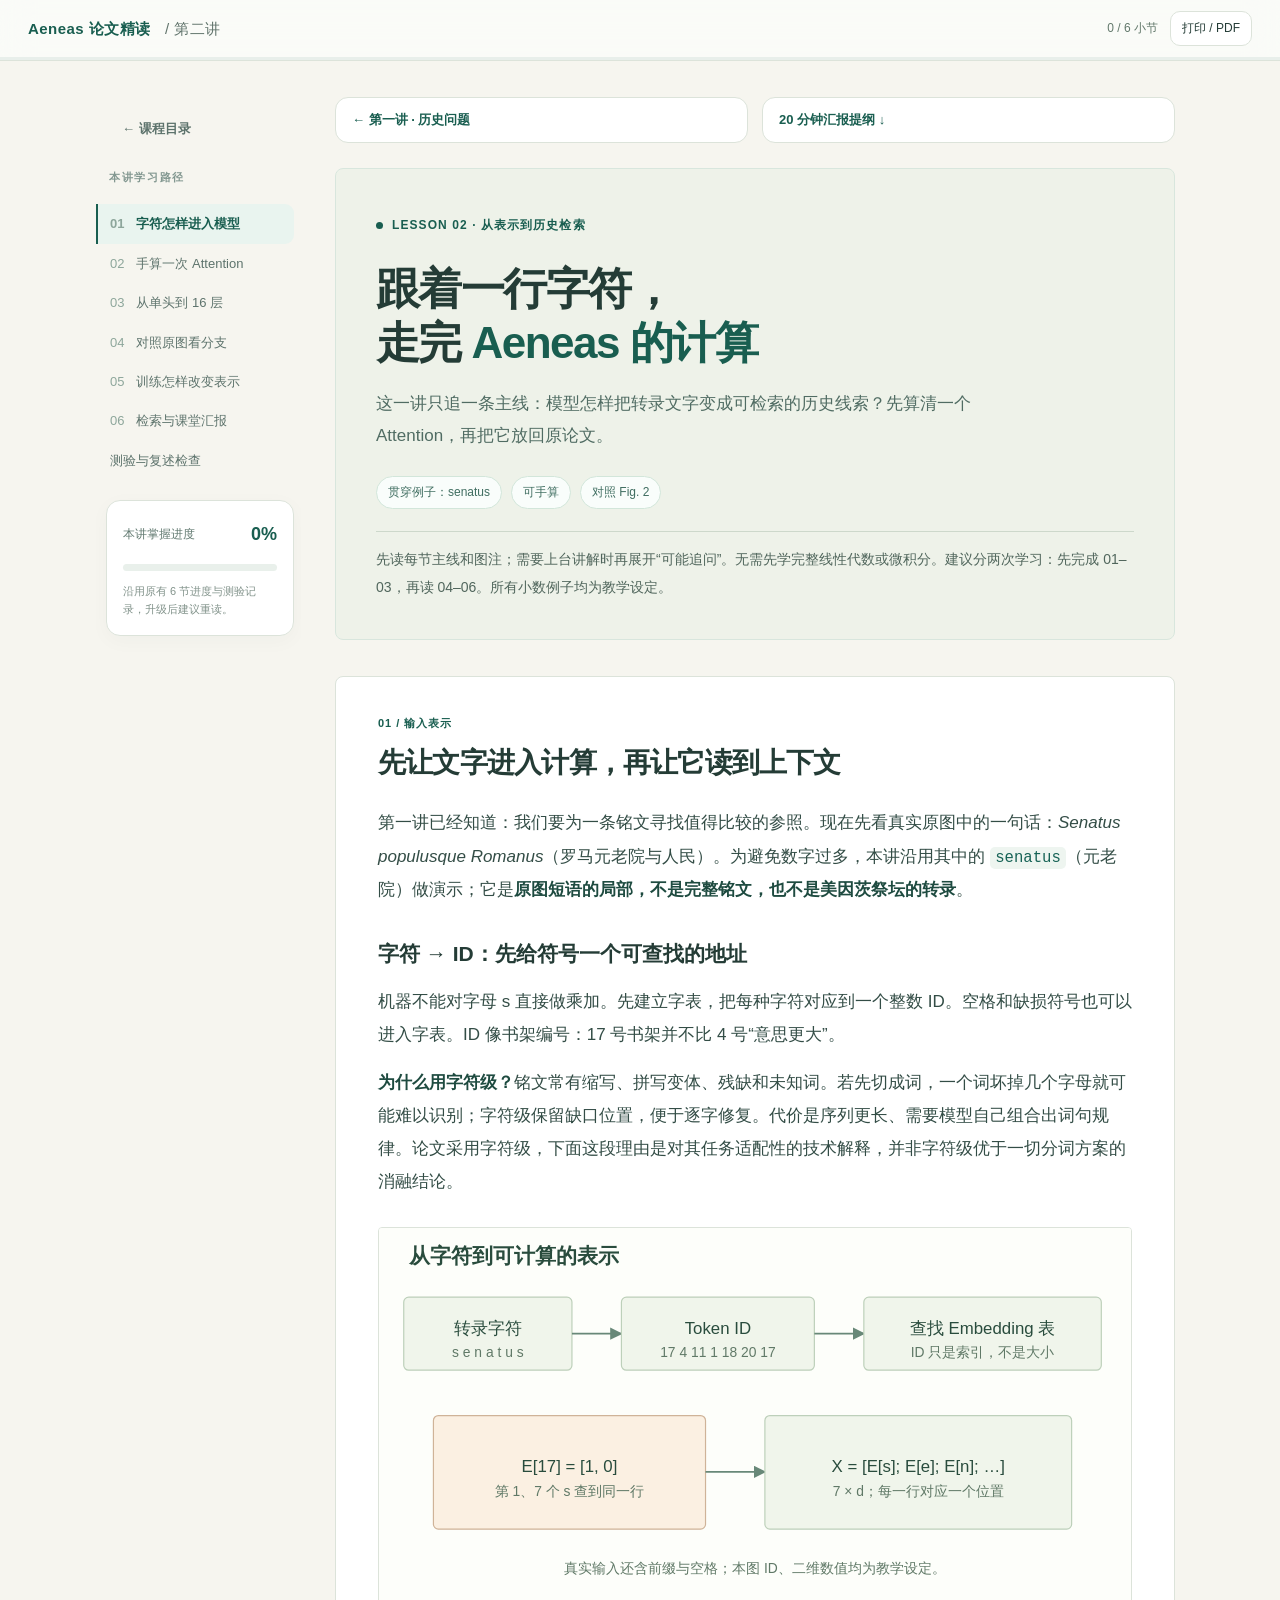
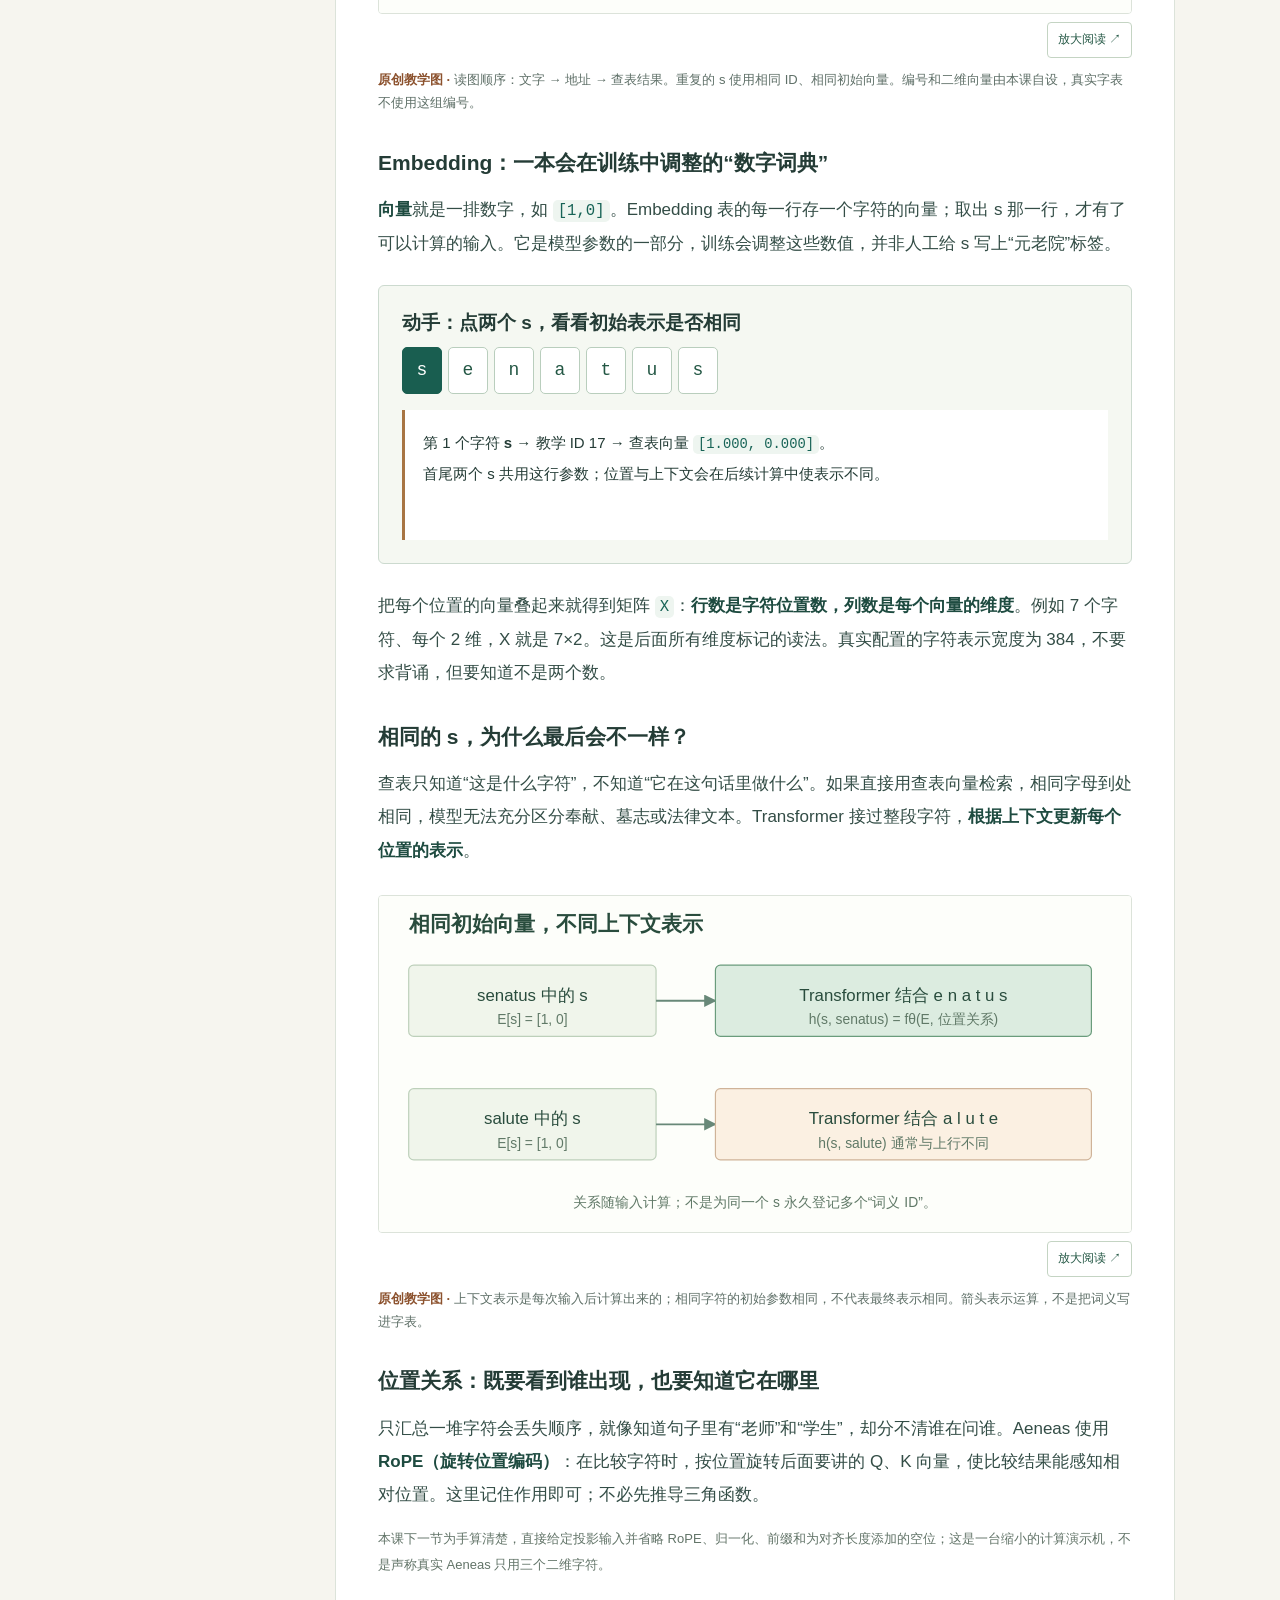
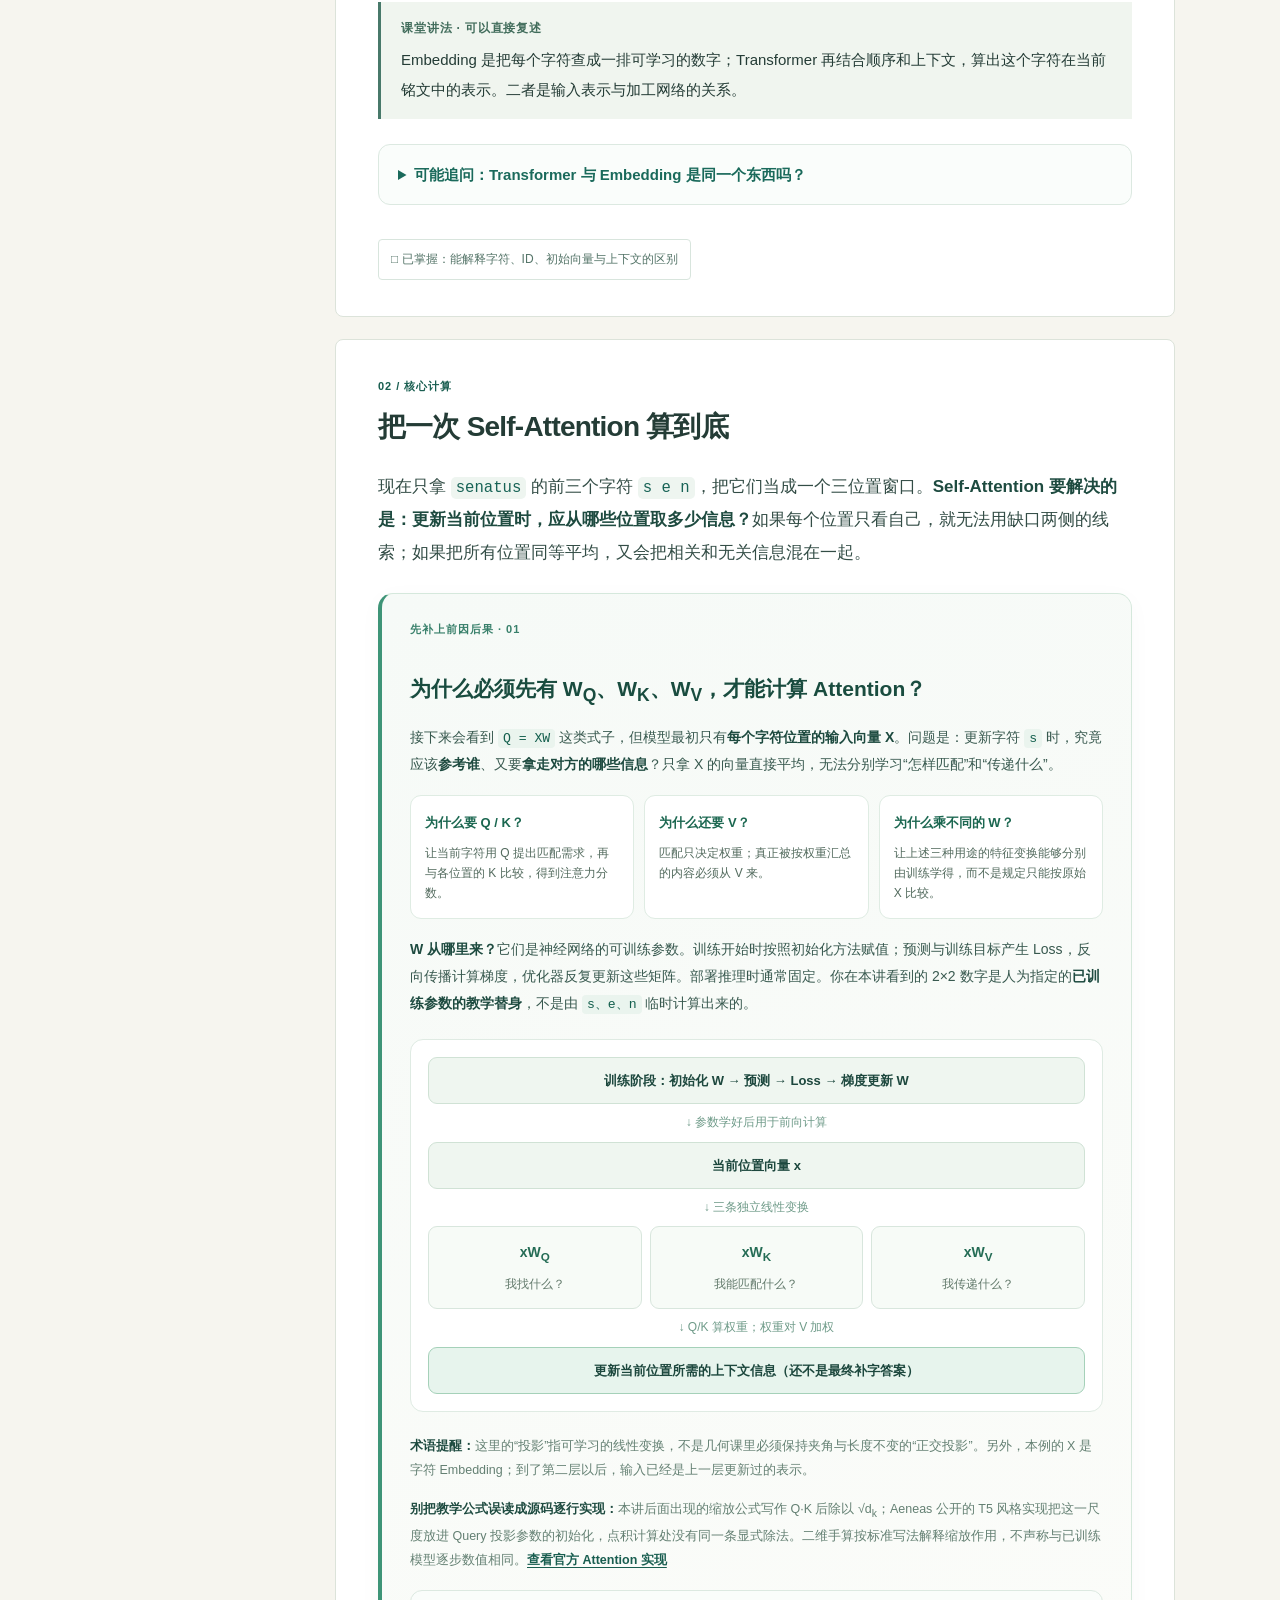
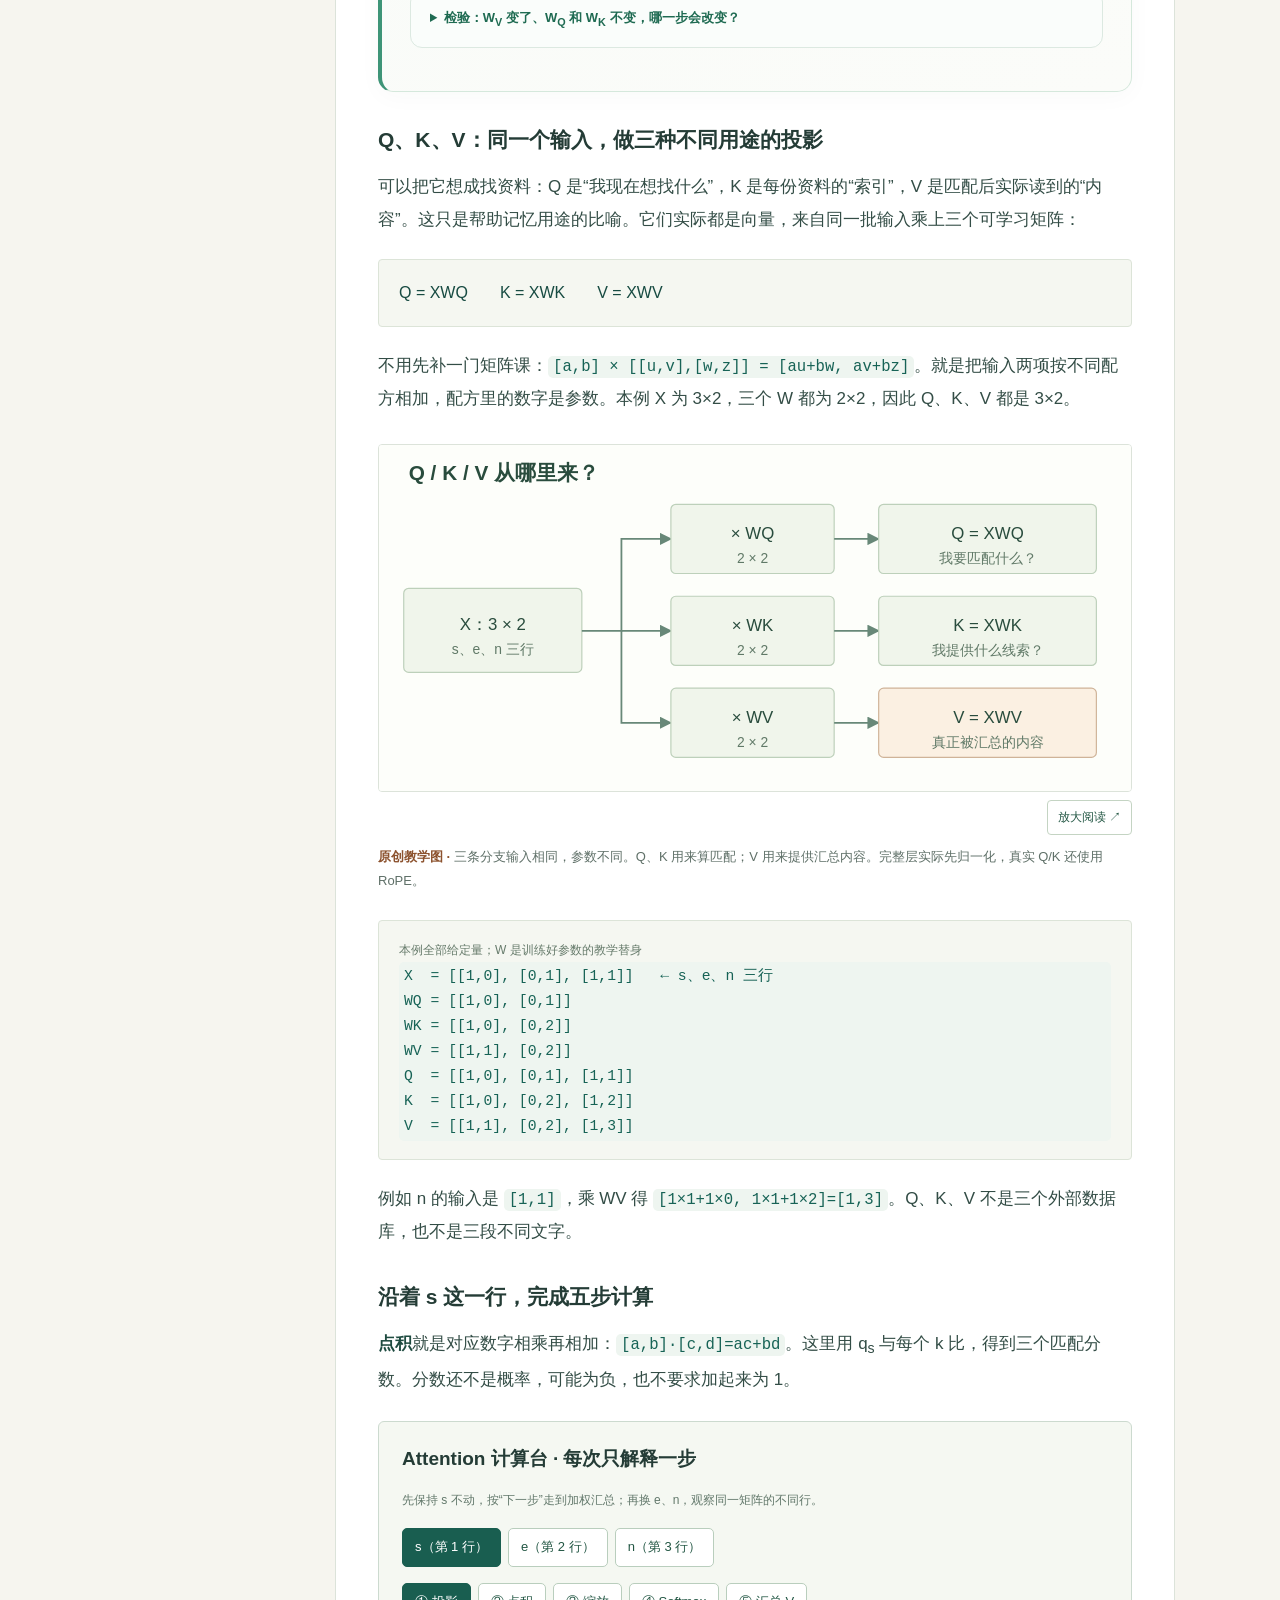
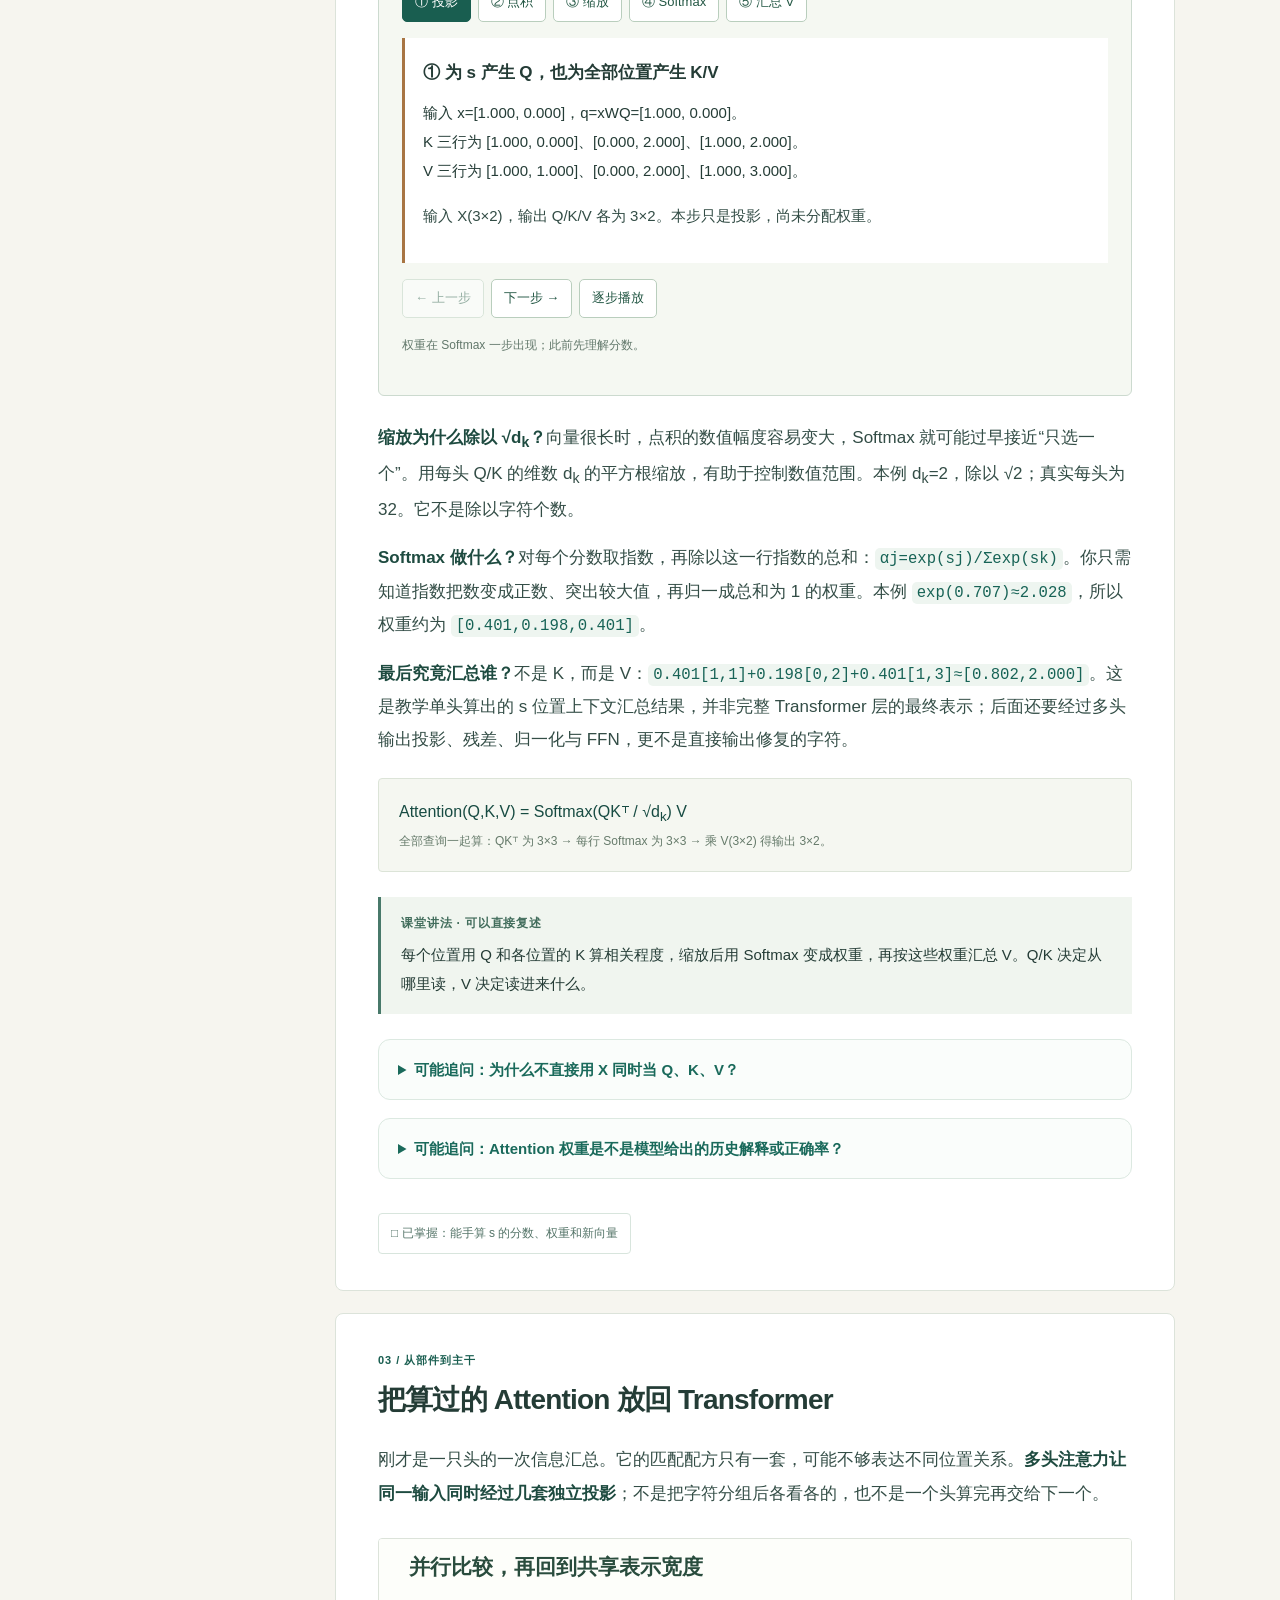
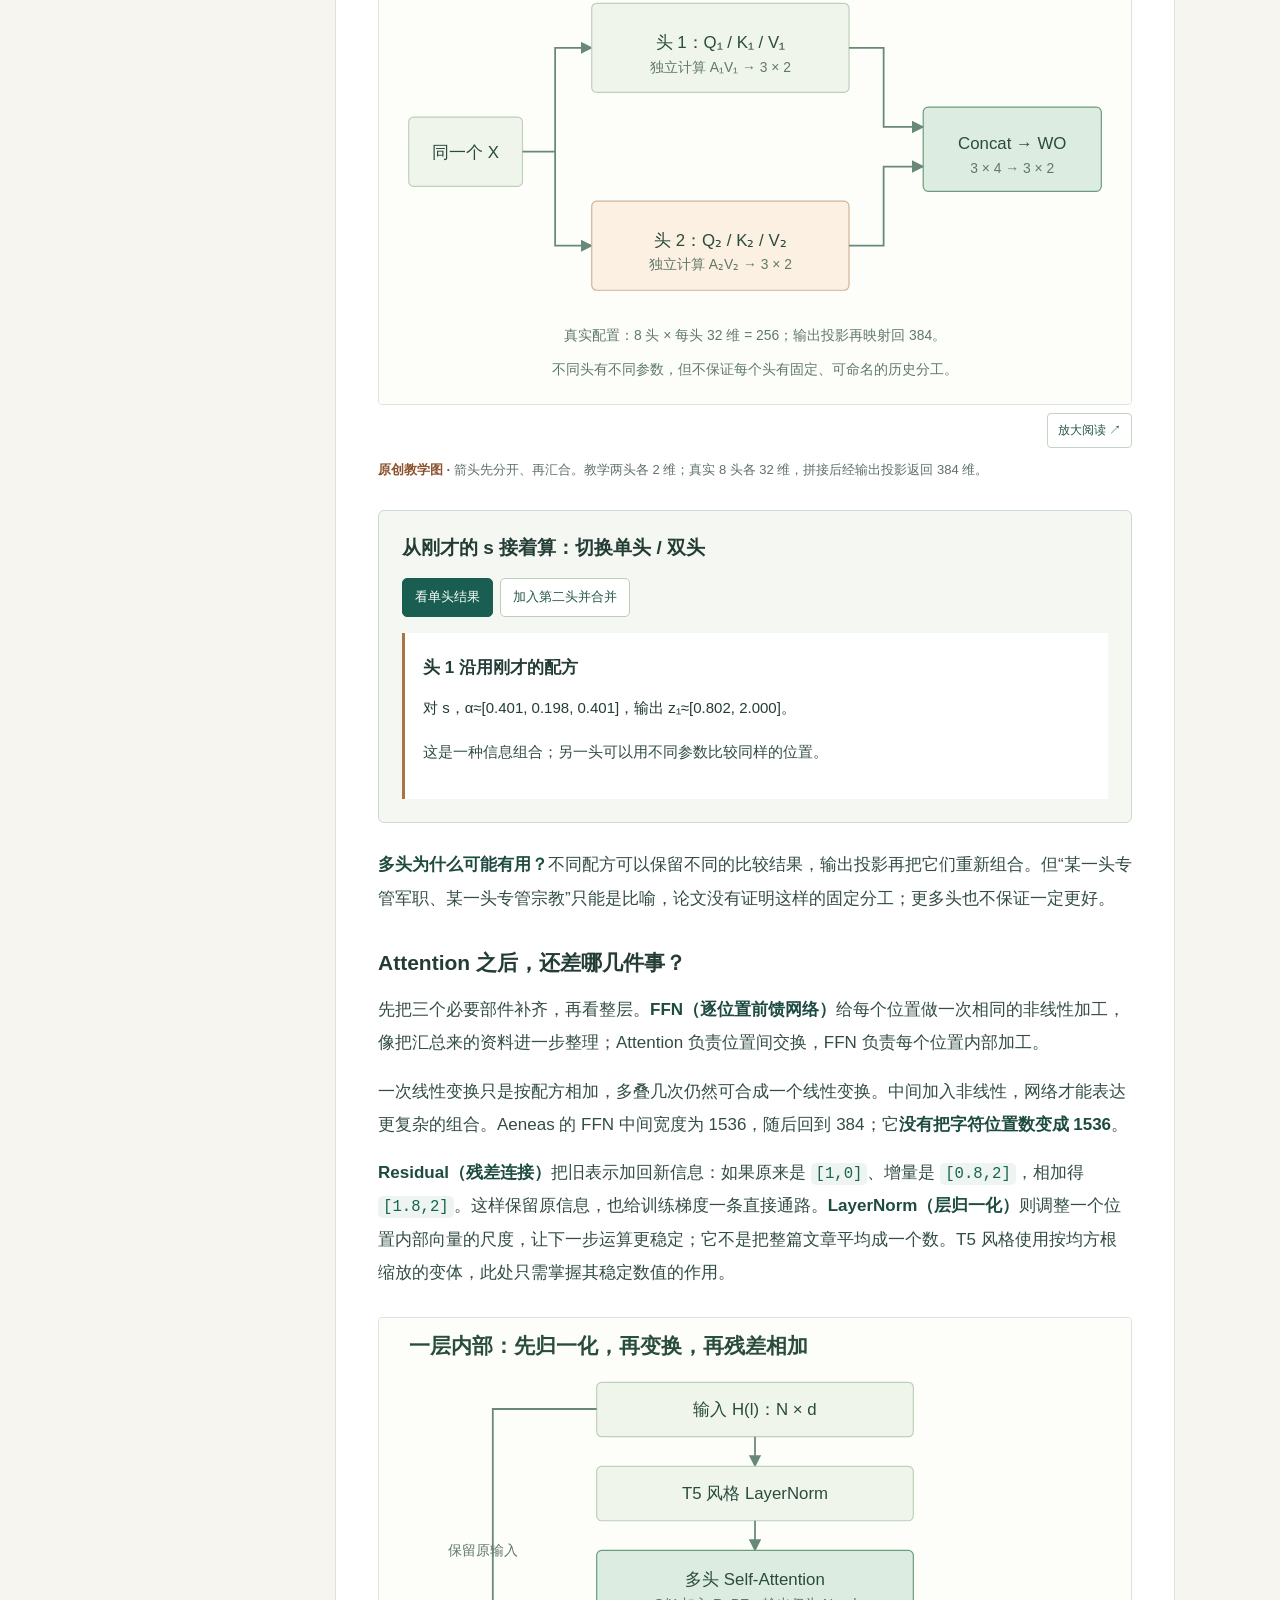
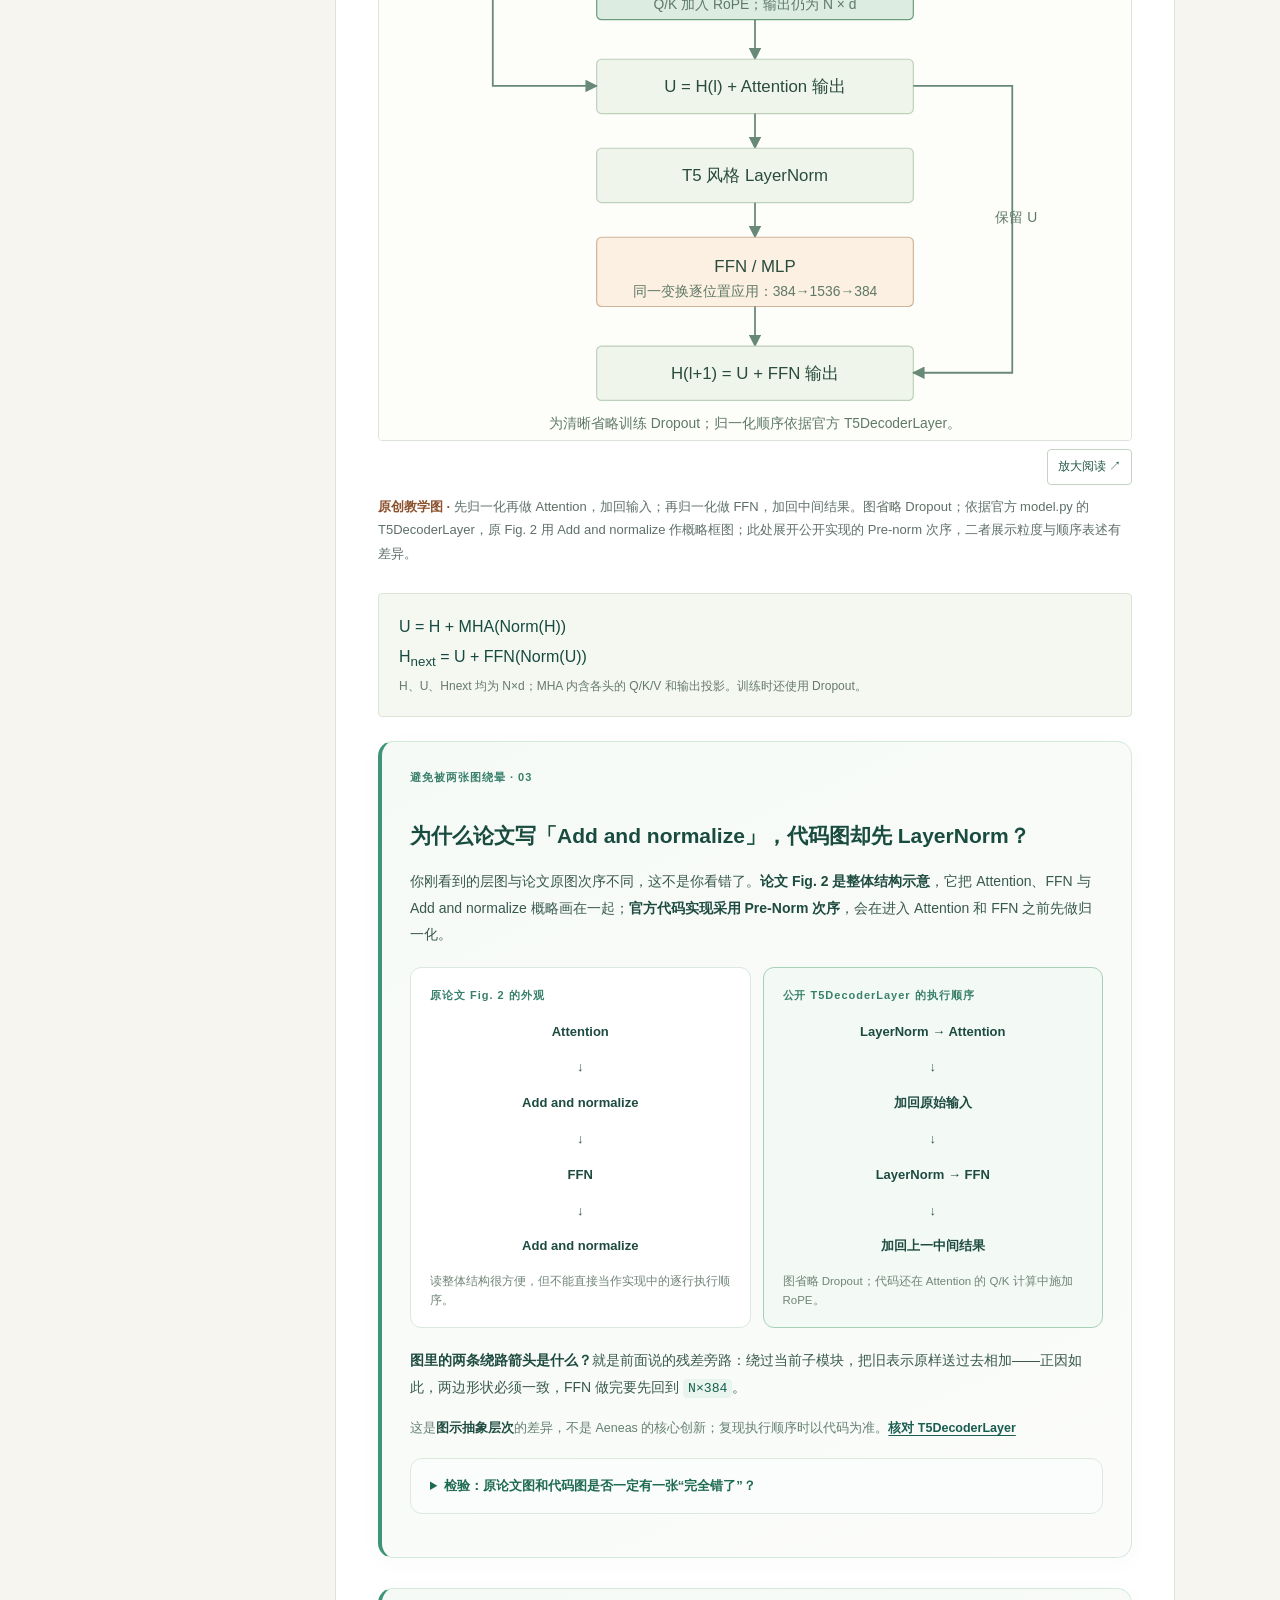
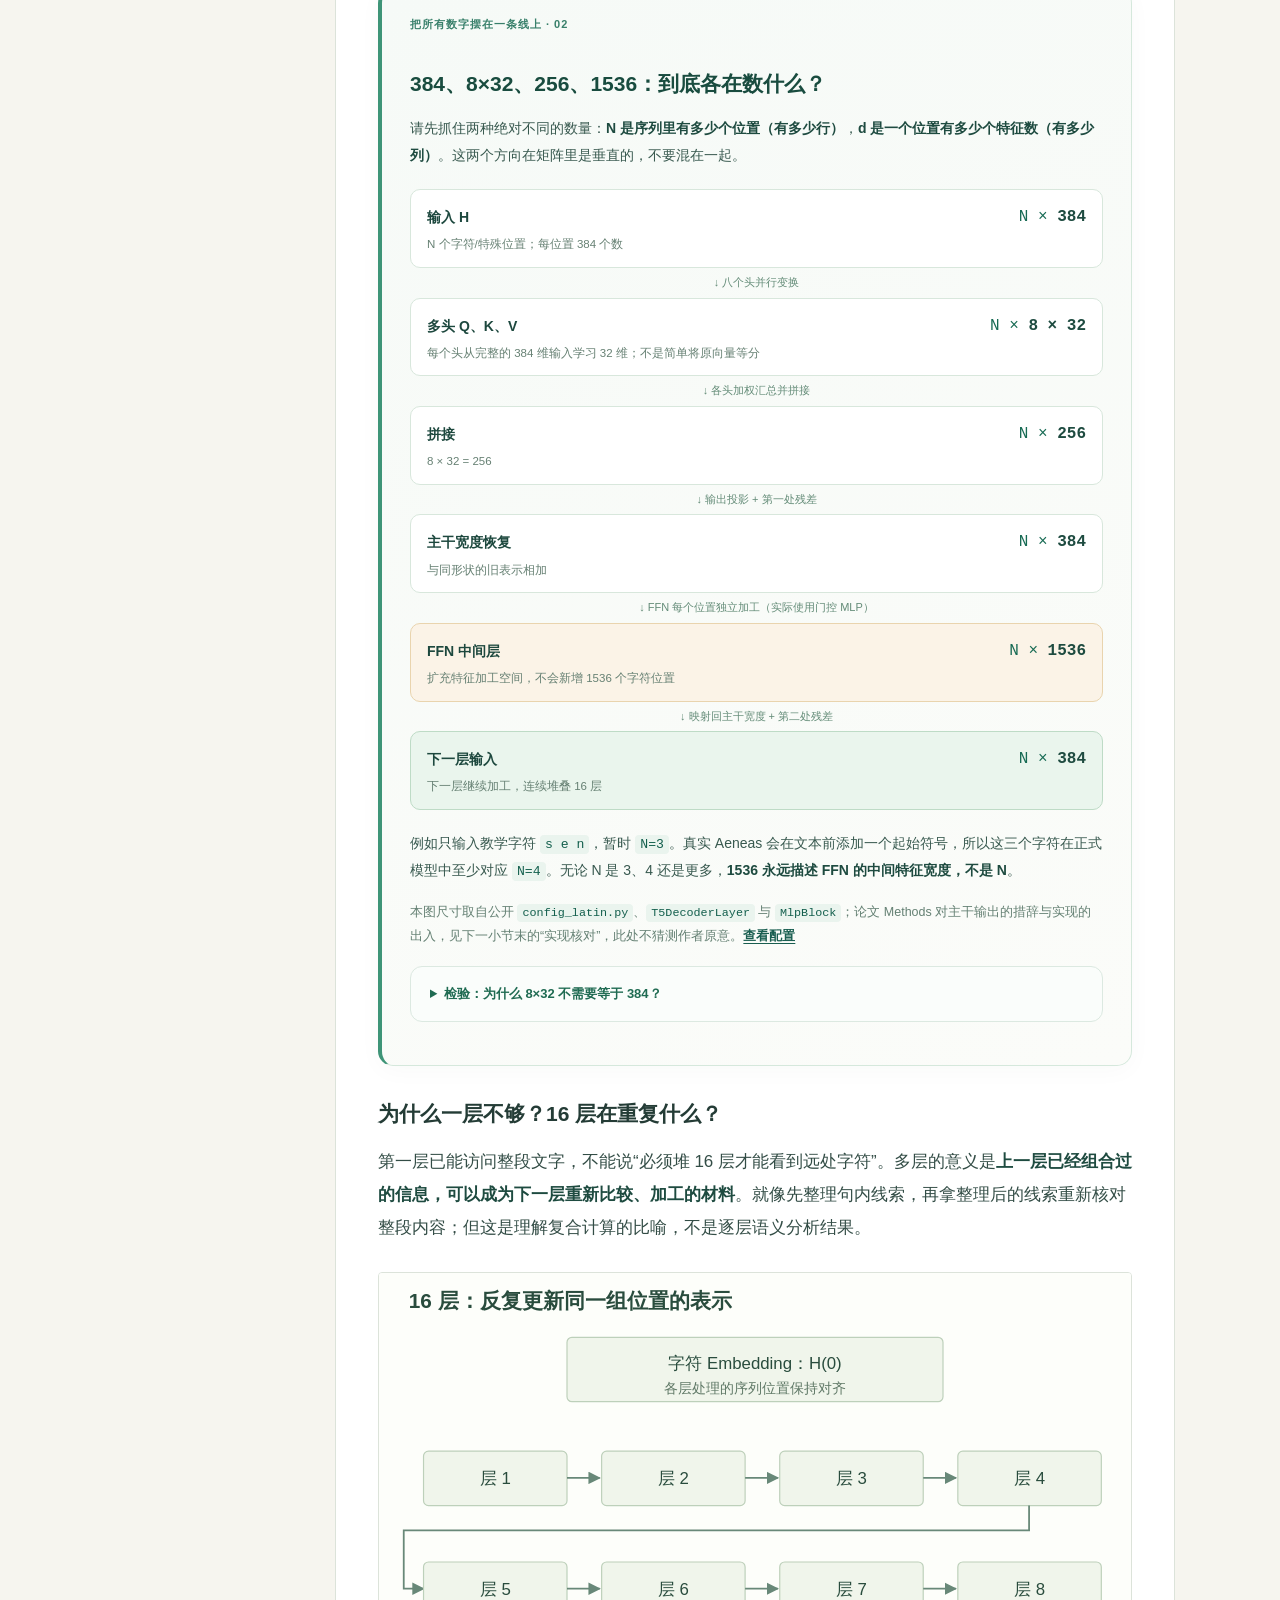
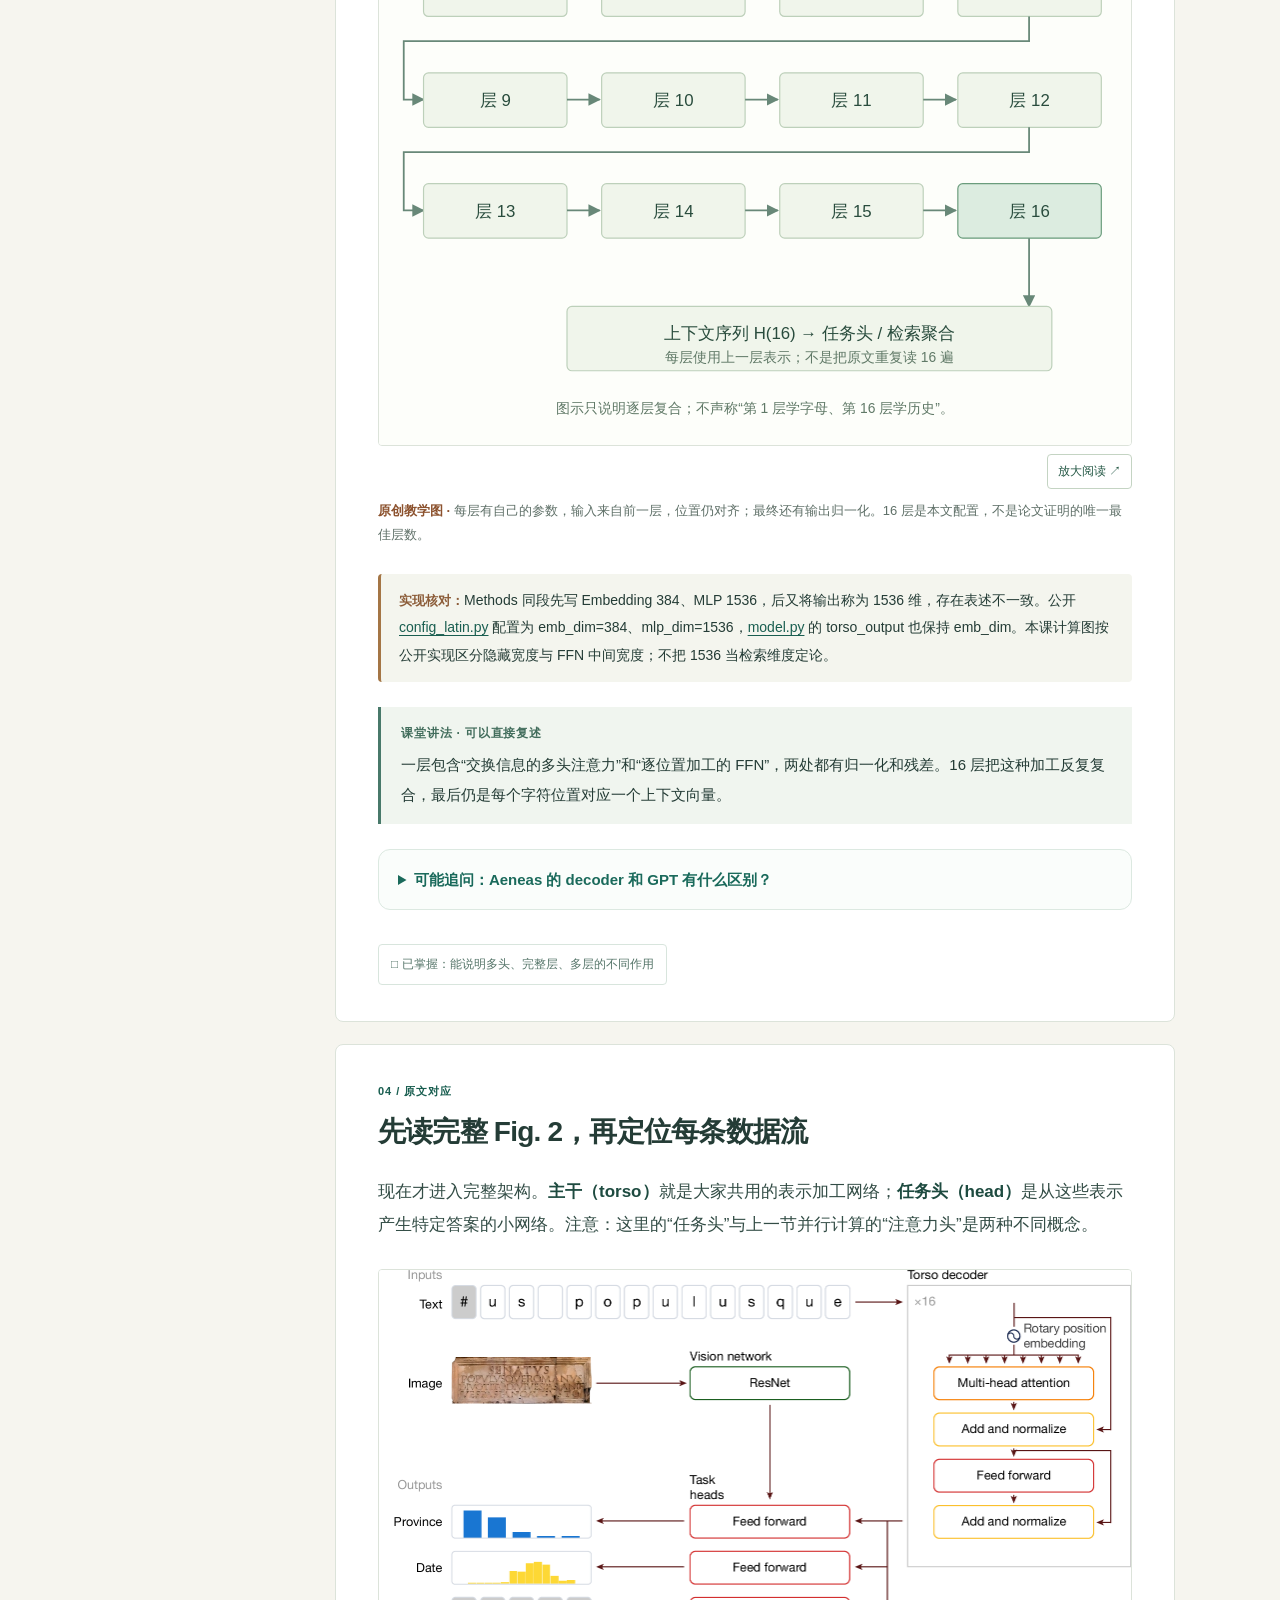
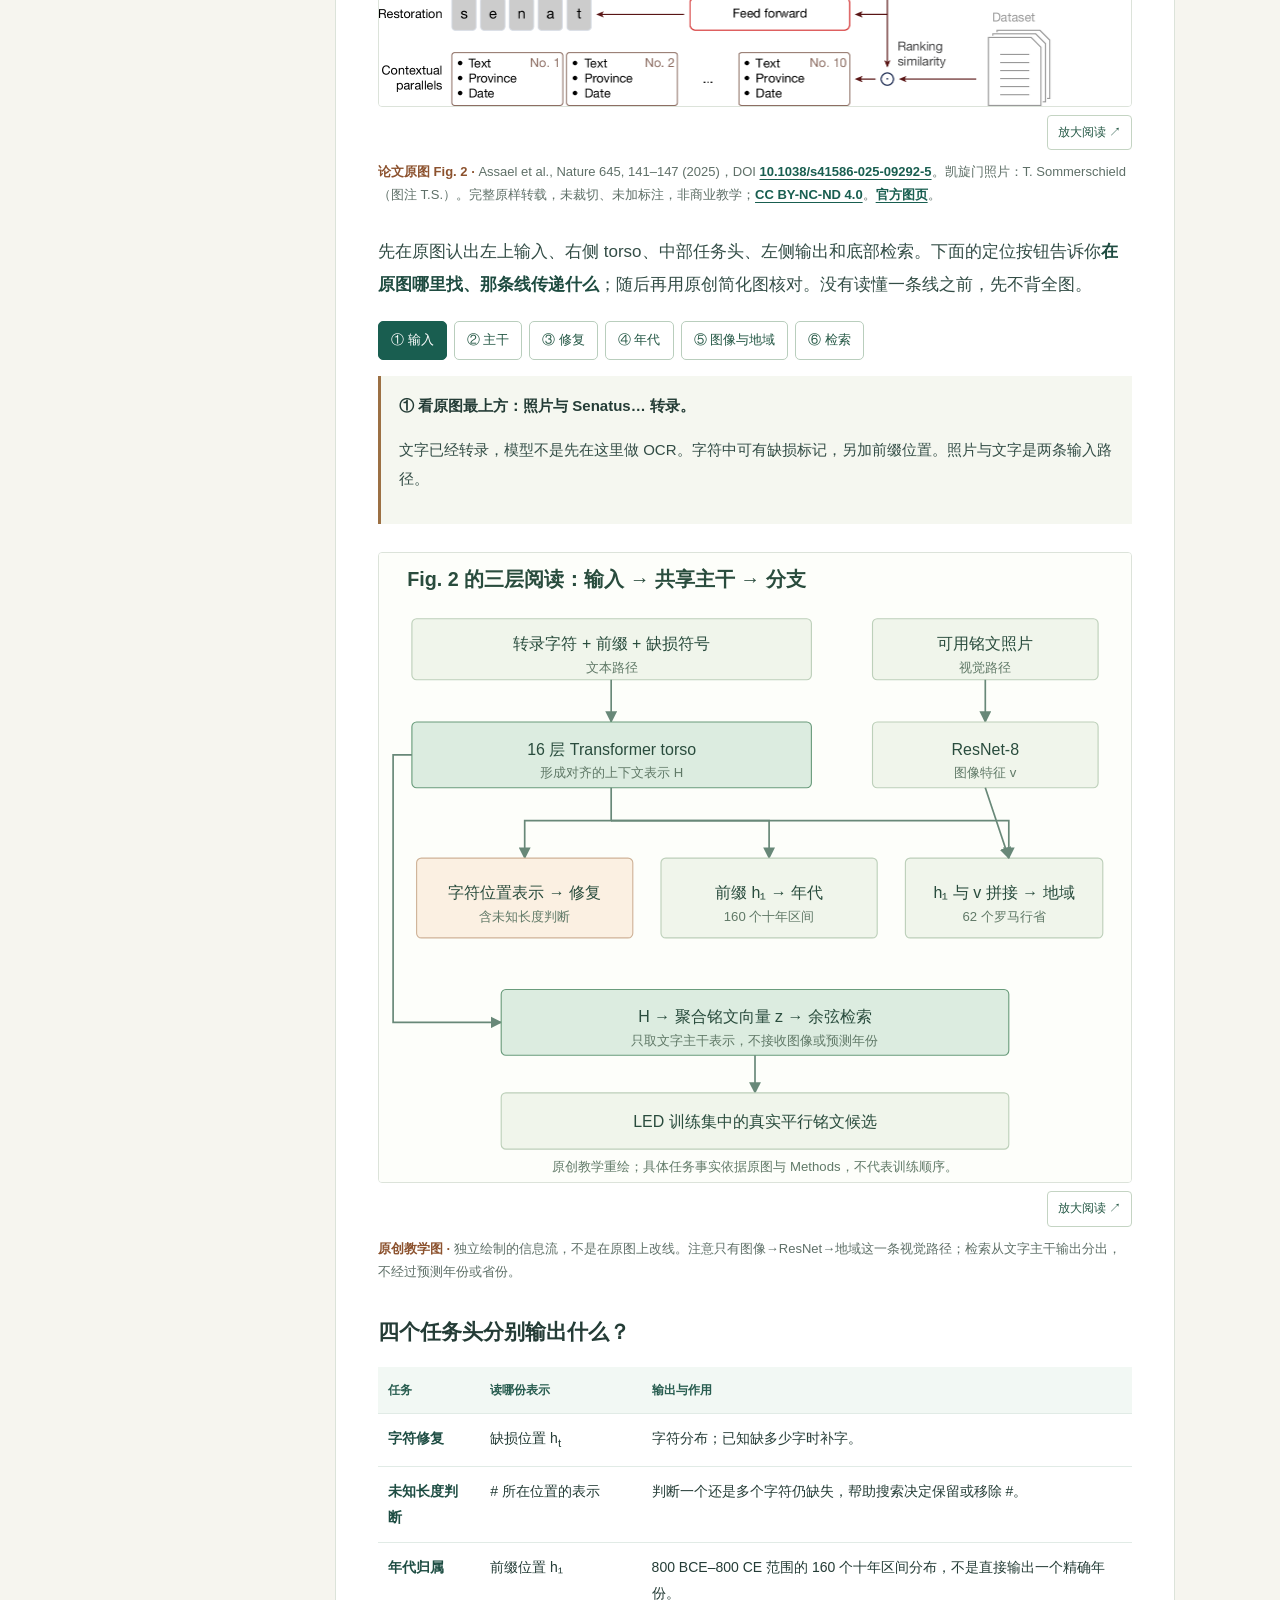
<file: lessons/02.html>
<!doctype html><html lang="zh-CN"><head><meta charset="utf-8"><meta name="viewport" content="width=device-width,initial-scale=1"><meta name="theme-color" content="#0b655d"><meta name="description" content="Aeneas 论文精读第二讲：字符编码、Embedding、Transformer、Attention、多任务监督与余弦相似度。"><title>第二讲 · 从字符到历史特征向量｜Aeneas 论文精读</title><style>
:root{--ink:#193631;--muted:#647873;--primary:#0c685f;--primary2:#125c56;--line:#dce9e4;--cream:#f8faf7;--white:#fff;--soft:#eaf4ef;--accent:#bb713d;--gold:#d3ae63;--shadow:0 14px 45px rgba(20,66,55,.075);--radius:19px;scroll-behavior:smooth}
*{box-sizing:border-box}html{scroll-padding-top:85px}body{margin:0;background:var(--cream);color:var(--ink);font-family:-apple-system,BlinkMacSystemFont,"Segoe UI","PingFang SC","Microsoft YaHei",sans-serif;font-size:16px;line-height:1.93}a{color:var(--primary);text-decoration-thickness:1px;text-underline-offset:3px}a:hover{color:#073c37}button{font:inherit;cursor:pointer}button:focus-visible,a:focus-visible,summary:focus-visible{outline:3px solid #db9451;outline-offset:3px}.site-header{position:sticky;top:0;z-index:40;background:rgba(250,252,249,.91);backdrop-filter:blur(16px);border-bottom:1px solid var(--line)}.head-inner{max-width:1370px;margin:auto;padding:11px 28px;display:flex;justify-content:space-between;align-items:center;gap:16px}.brand{font-weight:740;font-size:15px;letter-spacing:.03em;text-decoration:none;color:var(--primary)}.brand span{font-weight:500;color:var(--muted);margin-left:10px}.head-tools{display:flex;align-items:center;gap:12px}.head-tools button{font-size:12px;border:1px solid var(--line);border-radius:10px;padding:5px 11px;background:white;color:var(--ink)}.header-progress{height:3px;background:#e8efeb}.header-progress span{display:block;background:var(--primary);height:100%;width:0%;transition:width .3s}.layout{display:grid;grid-template-columns:225px minmax(0,830px) 190px;gap:38px;max-width:1370px;margin:auto;padding:34px 26px 70px}.sidebar{position:sticky;top:101px;align-self:start;max-height:calc(100vh - 126px);overflow:auto;padding:6px 7px 25px 0}.side-label{font-size:11px;font-weight:750;letter-spacing:.15em;color:#829790;margin:0 0 16px;padding-left:13px}.sidebar a{display:flex;gap:12px;border-left:2px solid transparent;text-decoration:none;color:#5d736c;padding:9px 12px;font-size:13px;line-height:1.65;border-radius:0 9px 9px 0}.sidebar a:hover{color:var(--primary);background:#edf6f0}.sidebar a.active{color:var(--primary);border-left-color:var(--primary);background:#e9f4ef;font-weight:720}.sidebar a span{color:#8da69b;font-variant-numeric:tabular-nums}.side-progress{background:#fff;border:1px solid var(--line);border-radius:14px;padding:16px;margin:20px 0 0 10px;box-shadow:0 5px 20px rgba(16,72,59,.03)}.side-progress .progress-title{display:flex;align-items:center;justify-content:space-between;font-size:12px;color:#617970}.side-progress strong{font-size:18px;color:var(--primary)}.bar{height:7px;background:#e9f0eb;overflow:hidden;border-radius:99px;margin:12px 0}.bar i{display:block;height:100%;width:0;background:linear-gradient(90deg,#2f9b86,#0c655c);border-radius:99px;transition:width .25s}.side-progress p{font-size:11px;color:#82938b;line-height:1.6;margin:0}.rail{position:sticky;top:106px;align-self:start;color:var(--muted);font-size:12px}.rail-card{border:1px solid var(--line);padding:17px;background:#fff;border-radius:14px;margin-bottom:15px}.rail .minor{font-size:11px;color:#889b95;margin-bottom:10px;font-weight:750;letter-spacing:.1em}.rail b{color:var(--ink);display:block;font-size:14px;margin-bottom:6px}.rail p{margin:5px 0;line-height:1.75}.rail .source-link{display:block;padding:5px 0;font-size:12px}.rail em{font-style:normal;color:var(--primary);font-weight:650}.content{min-width:0}.hero{background:linear-gradient(126deg,#e7f3ed 0%,#f9fcf9 49%,#f3f3e9 100%);border:1px solid #d8e6dd;position:relative;overflow:hidden;border-radius:24px;padding:45px 48px 44px;margin-bottom:36px;box-shadow:var(--shadow)}.hero:after{content:"";position:absolute;right:-100px;top:-140px;width:410px;height:410px;border-radius:50%;border:1px solid rgba(38,112,92,.13);box-shadow:0 0 0 54px rgba(38,112,92,.035),0 0 0 112px rgba(38,112,92,.022);pointer-events:none}.eyebrow{display:inline-flex;align-items:center;gap:9px;font-size:12px;font-weight:760;letter-spacing:.12em;color:var(--primary)}.eyebrow:before{content:"";height:7px;width:7px;border-radius:50%;background:var(--primary)}.hero h1{font-size:clamp(32px,4vw,50px);letter-spacing:-.052em;line-height:1.23;margin:22px 0 18px;position:relative;z-index:1}.hero h1 span{color:var(--primary)}.hero .lead{font-size:17px;color:#506c63;line-height:1.85;max-width:600px;margin:0 0 25px;position:relative;z-index:1}.tags{display:flex;gap:9px;flex-wrap:wrap;position:relative;z-index:1}.tags span{font-size:12px;padding:4px 11px;border:1px solid #d2e6da;background:#f9fdfb;border-radius:999px;color:#406e61}.hero-note{position:relative;z-index:1;border-top:1px solid #d4e6dc;padding-top:17px;margin-top:26px;color:#6b857c;font-size:12px;display:flex;flex-wrap:wrap;gap:8px 22px}.chapter{background:var(--white);border:1px solid var(--line);border-radius:var(--radius);padding:34px 39px 26px;margin:0 0 25px;box-shadow:0 4px 22px rgba(8,67,52,.028)}.chapter-number{font-size:11px;font-weight:770;letter-spacing:.13em;color:var(--primary);text-transform:uppercase;margin-bottom:8px}.chapter h2{font-size:clamp(23px,3.3vw,29px);line-height:1.42;letter-spacing:-.028em;margin:0 0 22px}.chapter h3{font-size:18px;line-height:1.5;margin:25px 0 9px}.chapter p{margin:12px 0;color:#334d46}.chapter strong{color:#1e4b40}.chapter ul{padding-left:21px;color:#334d46}.chapter li{padding-left:3px;margin:6px 0}.quote{border-left:3px solid #398b7b;padding:15px 19px;margin:22px 0;background:#eff7f2;color:#2a5549;border-radius:0 11px 11px 0;font-weight:600}.figure{margin:22px 0 15px}.figure img{display:block;width:100%;height:auto;border:1px solid var(--line);border-radius:12px;background:white}.figure.figure-small{max-width:550px}.figure figcaption{font-size:12px;color:#87958f;line-height:1.75;margin-top:9px}.figure a{font-weight:650}.note{padding:16px 19px;border-radius:12px;background:#f6f8f3;border:1px solid #e0e8dc;margin:20px 0;font-size:14px;line-height:1.8;color:#496154}.note .note-title{font-weight:770;color:#4c765c;margin-bottom:3px}.columns{display:grid;grid-template-columns:1fr 1fr;gap:14px;margin:19px 0}.panel{background:#f8fbf9;border:1px solid #e1ebe5;border-radius:12px;padding:18px}.panel b{font-size:14px}.panel p{font-size:13px;margin-bottom:0}.panel.keyword{background:#fffaf6;border-color:#f0e5d6}.panel.semantic{background:#f1f8f4;border-color:#d8e8df}.demo-options{display:flex;gap:8px;flex-wrap:wrap;margin:16px 0 8px}.demo-options button{border:1px solid #d6e8dd;border-radius:10px;background:#fff;padding:8px 14px;color:#4f6f60;font-size:13px}.demo-options button[aria-pressed="true"]{background:#10695d;color:white;border-color:#10695d}.demo-display{background:#f8fbf8;border:1px solid var(--line);border-radius:12px;padding:18px;margin:10px 0 15px;min-height:130px}.demo-display .demo-caption{font-weight:750;color:var(--primary);font-size:12px}.demo-display h4{margin:4px 0 6px;font-size:16px}.demo-display p{font-size:14px;margin:0}.little{font-size:12px!important;color:#7a9185!important}.mini-table{width:100%;border-collapse:collapse;margin:19px 0;font-size:14px}.mini-table th,.mini-table td{border-bottom:1px solid #e1ebe6;padding:13px 12px;text-align:left;vertical-align:top}.mini-table th{background:#f2f8f4;color:#285d50;font-size:12px}.mini-table td:first-child{font-weight:650;color:#1e4d43}.stages{display:grid;gap:0;max-width:605px;margin:22px auto 10px}.stage{border:1px solid #d6e7dc;border-radius:13px;padding:15px 17px;background:#fbfdfb;text-align:center;position:relative}.stage b{display:block;font-size:15px;color:#275b4f}.stage small{display:block;color:#71897f;margin-top:4px;font-size:12px}.stage.important{background:#ecf6f0;border-color:#a7d1bd}.stage.finish{background:#eff8f7;border-color:#90c8bc}.down{height:31px;text-align:center;color:#6caa99;line-height:31px;font-size:22px}.formula{padding:22px;border-radius:12px;text-align:center;border:1px solid #dde6e0;background:#f8faf7;font-family:Georgia,"Times New Roman",serif;font-size:21px;letter-spacing:.025em;margin:18px 0}.formula .t{color:var(--primary);font-weight:700}.formula-explain{font-size:13px!important;color:#768780!important}.vectors{display:flex;gap:12px;flex-wrap:wrap;align-items:center;justify-content:center;background:#f5f9f6;border:1px dashed #bddbcc;border-radius:12px;margin:20px 0;padding:18px}.vectors span{background:#fff;border:1px solid #d6e8dc;border-radius:9px;padding:9px 12px;font-family:ui-monospace,Consolas,monospace;font-size:16px;color:#26715e}.vectors .arrow{border:none;background:transparent;color:#6c9a85}.case-head{background:#f2f8f2;border:1px solid #dfeadf;border-radius:13px;padding:20px;margin:16px 0 20px}.case-head strong{font-size:15px}.case-head p{font-size:13px;margin:7px 0 0;color:#567065}.tag-row{display:flex;gap:8px;flex-wrap:wrap;margin-top:11px}.tag-row span{font-size:11px;background:#fff;border:1px solid #dbe9de;padding:3px 8px;border-radius:7px;color:#638273}.takeaways{display:grid;gap:13px;margin:22px 0}.takeaway{padding:13px 16px 13px 47px;position:relative;background:#f6faf7;border-radius:12px;border:1px solid #e0ebe2;font-size:14px;line-height:1.75}.takeaway::before{content:"✓";position:absolute;left:17px;top:13px;color:var(--primary);font-weight:800}.checks{border-top:1px solid var(--line);display:flex;justify-content:space-between;align-items:center;gap:12px;padding-top:18px;margin-top:30px;color:#85988d;font-size:12px;flex-wrap:wrap}.complete-btn{border:1px solid #afcfc1;border-radius:9px;background:white;color:var(--primary);padding:8px 15px;font-weight:690;font-size:12px}.complete-btn[data-done="true"]{background:#e6f3ea;border-color:#9ecbad}.quiz-card{border:1px solid #deebe2;border-radius:13px;margin:15px 0;background:#fbfdfb;padding:19px}.quiz-card .quiz-title{font-size:15px;font-weight:690;line-height:1.7}.quiz-card .quiz-index{font-size:11px;color:#569081;font-weight:780;letter-spacing:.09em;margin-bottom:7px}.quiz-card label{display:flex;align-items:flex-start;gap:9px;margin:11px 0;color:#496257;font-size:14px;cursor:pointer;border-radius:8px}.quiz-card input{margin-top:7px;accent-color:var(--primary)}.quiz-card .feedback{display:none;font-size:13px;line-height:1.8;border-radius:9px;padding:10px 12px;margin-top:9px;background:#f2f8f3;color:#406456}.quiz-card .feedback.visible{display:block}.quiz-actions{display:flex;justify-content:space-between;gap:12px;align-items:center;flex-wrap:wrap;margin-top:19px}.primary-btn{background:var(--primary);border:1px solid var(--primary);color:#fff;border-radius:10px;padding:10px 18px;font-weight:700;font-size:13px}.primary-btn:hover{background:#084f47}.quiz-score{font-size:14px;font-weight:730;color:var(--primary)}.source-list{font-size:13px;color:#5b7269;padding-left:22px}.source-list li{margin:10px 0}.continuation{border-radius:18px;padding:26px 30px;color:#e8f7f2;background:linear-gradient(120deg,#0f635a,#20483f);margin-bottom:25px}.continuation .overline{font-size:11px;letter-spacing:.15em;color:#a5d7c6;font-weight:750}.continuation h2{font-size:24px;margin:6px 0 8px}.continuation p{font-size:14px;color:#c4e1d6;max-width:620px;line-height:1.8;margin:0}.glossary{display:grid;grid-template-columns:1fr 1fr;gap:10px;margin-top:17px}.glossary details{border:1px solid #dfebe4;border-radius:10px;background:#fafdfa;padding:13px 14px}.glossary summary{cursor:pointer;font-weight:700;font-size:14px;color:#335d4e}.glossary details p{font-size:13px;line-height:1.75;margin:8px 0 0}.footer{font-size:12px;color:#82978e;text-align:center;padding:14px 0 28px}.footer button{border:0;background:transparent;color:#738b7f;text-decoration:underline;text-underline-offset:3px;font-size:12px;padding:2px}.only-mobile{display:none}
@media(max-width:1170px){.layout{grid-template-columns:205px minmax(0,790px);gap:24px}.rail{display:none}.chapter{padding:30px 33px}.hero{padding:40px}}
@media(max-width:790px){html{scroll-padding-top:90px}.head-inner{padding:11px 15px}.brand span{display:none}.layout{display:block;padding:16px 13px 44px}.sidebar{position:static;max-height:none;border:1px solid var(--line);border-radius:14px;padding:11px 10px;margin-bottom:14px;background:white}.side-label{margin:0 0 5px}.sidebar nav{display:flex;overflow:auto;gap:3px}.sidebar a{white-space:nowrap;border-left:0;border-bottom:2px solid transparent;border-radius:8px;padding:7px 11px;font-size:12px}.sidebar a.active{border-bottom-color:var(--primary)}.side-progress{display:none}.hero{padding:29px 24px;border-radius:16px;margin-bottom:15px}.hero h1{font-size:34px}.hero .lead{font-size:15px}.chapter{border-radius:14px;padding:24px 21px 20px;margin-bottom:14px}.chapter h2{font-size:24px}.columns,.glossary{grid-template-columns:1fr}.mini-table{font-size:12px}.mini-table th,.mini-table td{padding:10px 8px}.continuation{padding:22px}.only-mobile{display:inline}}
@media print{.site-header,.sidebar,.rail,.checks,.quiz-actions,.footer button{display:none!important}.layout{display:block;width:100%;max-width:100%;padding:0}.content{width:100%}.hero,.chapter,.continuation{box-shadow:none;break-inside:avoid}.chapter{border-color:#d2ddd6}.hero{padding:30px}.quiz-card{break-inside:avoid}a{color:#174a3f}}

/* dedicated course navigation */
.course-back{display:flex;align-items:center;gap:9px;color:var(--primary);font-size:12px;font-weight:750;text-decoration:none;margin:2px 6px 18px 12px}
.lesson-nav{display:flex;align-items:stretch;justify-content:space-between;gap:14px;margin:8px 0 25px}
.lesson-nav a{display:block;flex:1;border-radius:13px;background:#fff;border:1px solid var(--line);padding:11px 16px;text-decoration:none;font-size:13px;font-weight:700;line-height:1.65}
.lesson-nav a:hover{border-color:#84c1ad;background:#f1f8f4}
.course-header-nav{display:flex;align-items:center;gap:12px;font-size:12px;margin-left:auto}
.course-header-nav a{color:#55756a;text-decoration:none;white-space:nowrap}
.card-grid{display:grid;grid-template-columns:1fr 1fr;gap:13px;margin:18px 0}
.concept{border:1px solid #dfe9e1;background:#f8fbf9;padding:17px 18px;border-radius:13px}
.concept b{color:#174e43;font-size:14px}
.concept p{font-size:13px;margin:7px 0}
.concept code,.chapter code{font-family:ui-monospace,Consolas,monospace;font-size:.92em;background:#eef5f0;padding:2px 5px;border-radius:5px;color:#176356}
.mathpad{overflow-x:auto;background:#f7faf8;border:1px solid #e1ebe6;border-radius:12px;margin:20px 0;padding:16px;text-align:center;font-family:Georgia,'Times New Roman',serif;font-size:20px;line-height:1.6;color:#174b42}
.micro{font-size:12px!important;color:#6e857d!important}
.demo-box{border:1px solid #d8e7df;border-radius:15px;background:linear-gradient(150deg,#fbfdfa,#f2f8f2);padding:22px;margin:20px 0}
.demo-box h3{margin:0 0 6px}
.token-line{display:flex;flex-wrap:wrap;gap:5px;margin:13px 0}
.token-line span{display:inline-flex;align-items:center;justify-content:center;min-width:37px;min-height:42px;border:1px solid #cadfd4;border-radius:8px;background:#fff;font-family:Consolas,ui-monospace,monospace;font-size:18px;color:#245949;position:relative}
.token-line span.selected{background:#0f7162;color:#fff;border-color:#0f7162}
.token-line span.blank{background:#fdeed9;color:#945d33;border-color:#e9d0b0}
.token-line span.context{background:#ddf1e8;border-color:#aed7c2}
.button-row{display:flex;flex-wrap:wrap;gap:9px;margin:14px 0}
.demo-button{background:#fff;border:1px solid #c9e0d3;border-radius:10px;color:#246151;font-size:13px;padding:8px 12px}
.demo-button.active,.demo-button[aria-pressed="true"]{color:#fff;background:#0d6e60;border-color:#0d6e60}
.demo-explainer{background:#fff;border-left:3px solid #57a38a;padding:11px 14px;border-radius:0 9px 9px 0;color:#47675a;font-size:13px;line-height:1.75}
.align-rows{display:grid;grid-template-columns:1fr 1fr;gap:10px;margin:12px 0}
.grid-entry{background:#fff;border:1px solid #dfebe3;padding:12px;border-radius:10px;font-size:13px}
.grid-entry strong{display:block;font-size:14px}
.demo-box svg{width:100%;height:auto;max-height:305px;display:block}
.slider-row{display:flex;gap:12px;align-items:center;flex-wrap:wrap;margin:13px 0}
.slider-row input{flex:1;min-width:150px;accent-color:#0c685f}
.big-number{font-size:21px;font-weight:780;color:#146d60;font-variant-numeric:tabular-nums}
.quiz-card{border:1px solid #d9e9de;border-radius:12px;padding:16px;margin:15px 0;background:#f9fcf9}
.quiz-card legend{font-weight:740;color:#284d43;margin-bottom:8px;line-height:1.6}
.quiz-card label{display:block;padding:9px 11px;background:#fff;border:1px solid #e0eae4;border-radius:9px;margin:7px 0;font-size:14px;cursor:pointer;line-height:1.65}
.quiz-card label:has(input:checked){background:#edf7f1;border-color:#64af94}
.quiz-card input{margin-right:8px;accent-color:#1a776b}
.quiz-card .feedback{font-size:13px;line-height:1.75;margin-top:11px;color:#466656}
.mark-button{border:1px solid #d8e5dd;border-radius:9px;background:#fff;color:#557569;padding:8px 12px;font-size:12px;margin-top:16px}
.mark-button[aria-pressed="true"]{background:#176c5e;color:#fff;border-color:#176c5e}
.figure-link{border:1px solid #e1e8dd;border-radius:11px;padding:14px 16px;background:#f9faf5;font-size:13px}
.figure-link a{font-weight:740}
.course-links{display:flex;gap:11px;flex-wrap:wrap;margin:15px 0;font-size:13px}
.course-links a{border:1px solid #d4e5d9;padding:8px 12px;border-radius:9px;text-decoration:none;background:#fff}
.standalone-home .layout{display:block;max-width:1080px;padding-top:46px}
.standalone-home .content{max-width:1040px}
.standalone-home .hero{padding:60px 55px;background:radial-gradient(circle at 92% 4%,#def0e8,transparent 45%),linear-gradient(138deg,#e7f3eb,#fafdf9 70%)}
.standalone-home .home-list{display:grid;gap:13px;grid-template-columns:repeat(2,minmax(0,1fr))}
.standalone-home .unit{display:block;padding:20px 23px;border:1px solid #d8e9df;border-radius:16px;background:white;text-decoration:none;color:#254a3e;min-height:135px}
.standalone-home .unit.open:hover{transform:translateY(-2px);box-shadow:var(--shadow);border-color:#91c3ae}
.standalone-home .unit.planned{background:#f5f8f4;color:#82918a;border-style:dashed}
.standalone-home .unit .unit-no{font-size:11px;color:#619783;font-weight:800;letter-spacing:.14em;margin-bottom:6px}
.standalone-home .unit h3{font-size:18px;line-height:1.4;margin:0 0 7px}
.standalone-home .unit p{margin:0;font-size:12px;line-height:1.75;color:#7b9186}
.standalone-home .unit .unit-badge{font-size:11px;color:#167464;font-weight:700;margin-top:14px}
.home-intro{background:#fff;border:1px solid var(--line);border-radius:17px;padding:27px 31px;margin-top:25px;font-size:15px;color:#4d695d;line-height:1.9}
@media(max-width:760px){.card-grid,.align-rows,.standalone-home .home-list{grid-template-columns:1fr}.demo-box{padding:15px}.course-header-nav{display:none}.lesson-nav{flex-direction:column}.standalone-home .hero{padding:39px 28px}.home-intro{padding:20px}.standalone-home .layout{padding:20px 16px 50px}}

.flow-diagram{margin:20px 0;padding:15px 21px;border:1px solid #dce9e2;background:#f7faf7;border-radius:14px;text-align:center}.flow-step{padding:12px 14px;background:#fff;border:1px solid #d5e6de;border-radius:10px;font-weight:750;color:#205d50}.flow-step small{display:block;font-size:12px;color:#789287;font-weight:400}.flow-step.final{background:#dfefe6}.flow-arrow{padding:5px 0;font-size:12px;color:#719486}.task-panel{border:1px solid #dde8df;background:#f8fbf8;border-radius:14px;padding:20px;margin:19px 0}.task-body{padding:15px;text-align:center;border-radius:11px;background:#19695a;color:white;font-weight:740}.task-branches{display:grid;grid-template-columns:repeat(2,1fr);gap:10px;margin:17px 0}.task-branches>div{border:1px solid #d3e3d9;background:white;border-radius:10px;padding:14px;text-align:center}.task-branches b{display:block;font-size:14px}.task-branches small{display:block;color:#779083;font-size:12px}.chapter details{padding:16px 19px;border:1px solid #dce9e1;background:#fafdfb;border-radius:12px;margin:18px 0}.chapter summary{font-weight:760;cursor:pointer;color:#1a6a5b}.chapter fieldset{min-width:0}
@media(max-width:550px){.task-branches{grid-template-columns:1fr}.chapter .token-line span{min-width:30px;min-height:34px;font-size:15px}}

@media(max-width:790px){.hero h1{font-size:30px}}

/* lesson 02 teaching revision: numeric attention walkthrough */
.lesson-example{background:#f3f8f3;border:1px solid #d8e8dd;border-left:4px solid #408d79;padding:18px 20px;border-radius:12px;margin:19px 0}.lesson-example .example-label{display:block;color:#31745f;font-size:12px;font-weight:750;margin-bottom:8px}.lesson-example p{font-size:14px;margin:8px 0}.roman-line{font-family:Georgia,"Times New Roman",serif;font-size:24px;letter-spacing:.015em;color:#244c40;overflow-wrap:anywhere}.roman-line mark{background:#fbe6c3;padding:0 4px;border-radius:4px}.teach-table{width:100%;border-collapse:collapse;margin:16px 0;font-size:13px;line-height:1.7}.teach-table th,.teach-table td{text-align:left;border-bottom:1px solid #deebe3;padding:10px 11px;vertical-align:top}.teach-table th{background:#eaf4ec;color:#245b4b;font-weight:750}.teach-table td:first-child{font-weight:650}.qkv-stage{animation:appear .17s ease}.qkv-stage[hidden]{display:none!important}.qkv-stage>b{font-size:16px;color:#28584a}.qkv-stage p{font-size:14px}.qkv-stage .mathpad{font-size:18px;line-height:2;overflow-wrap:anywhere}.weight-bars{display:grid;gap:11px;margin:17px 0}.weight-bars>div{display:grid;grid-template-columns:75px 1fr 50px;gap:9px;align-items:center;font-size:12px}.weight-bars i{height:14px;background:linear-gradient(90deg,#9dd3bc,#127e69);display:block;border-radius:5px;min-width:5px}.weight-bars em{font-style:normal;font-variant-numeric:tabular-nums;color:#426e5d}.layer-picture{border:1px solid #d7e8df;background:#f8fcf9;border-radius:14px;padding:20px;margin:20px 0;display:flex;align-items:center;flex-direction:column;gap:8px;text-align:center;font-size:14px;color:#275d4c;font-weight:690}.layer-picture>div:not(.head-row){width:100%;max-width:540px;padding:12px;background:#fff;border:1px solid #d9e8de;border-radius:10px}.layer-picture>span{color:#679588;font-weight:500;font-size:12px}.head-row{display:flex;gap:7px;width:100%;max-width:540px}.head-row>div{background:#e3f2e9;border:1px solid #c7e3d4;border-radius:9px;padding:9px 2px;flex:1;font-size:12px}.head-row small{font-size:10px;color:#547e6e}.concept-check{border:1px solid #d6e7dc;border-radius:12px;background:#f4faf5;margin:19px 0;padding:13px 16px}.concept-check summary{cursor:pointer;font-weight:750;color:#245e4b}.concept-check p{font-size:14px}.chapter h3{scroll-margin-top:90px}.chapter .demo-box button:focus-visible{outline:3px solid #54a48b;outline-offset:2px}@keyframes appear{from{opacity:.65;transform:translateY(2px)}to{opacity:1;transform:none}}@media(max-width:600px){.roman-line{font-size:20px}.teach-table{display:block;overflow-x:auto;white-space:normal}.teach-table th,.teach-table td{min-width:95px;padding:9px 7px}.weight-bars>div{grid-template-columns:64px 1fr 44px}.layer-picture{padding:13px}.head-row>div{font-size:11px}}

/* Aeneas Lesson 02 pedagogical concept bridges, scoped styles. */
.bridge{--bg:#f6faf7;--line:#d5e8dc;--ink:#1d483e;--muted:#5e796e;margin:24px 0 30px;padding:25px 28px;background:linear-gradient(155deg,#f6faf7,#fbfcf9);border:1px solid var(--line);border-left:4px solid #3e9477;border-radius:15px;color:var(--ink);box-shadow:0 5px 25px #06492b07}
.bridge .bridge-eyebrow,.bridge .bridge-overline{display:block;color:#39806b;font-size:11px;font-weight:800;letter-spacing:.09em;margin-bottom:9px}.bridge h3{font-size:21px;line-height:1.55;margin:0 0 14px;color:#194c3f}.bridge p{font-size:14px;line-height:1.92;margin:12px 0;color:#38594f}.bridge code{font-size:.94em;background:#eaf4ee;padding:2px 5px;border-radius:4px;color:#135f4d}.bridge a{font-weight:700;text-underline-offset:3px}.bridge-small{font-size:12.5px!important;color:#648073!important}.bridge-logic{display:grid;grid-template-columns:repeat(3,1fr);gap:10px;margin:17px 0}.bridge-logic>div{background:#fff;border:1px solid #dfece3;border-radius:11px;padding:14px}.bridge-logic b,.bridge-logic span{display:block}.bridge-logic b{font-size:13px;color:#1b6750;margin-bottom:7px}.bridge-logic span{font-size:12px;color:#536b5e;line-height:1.7}.bridge-flow{max-width:720px;margin:22px auto;background:#fff;border:1px solid #dfebe3;border-radius:13px;padding:17px}.bridge-node{background:#eff6f0;border:1px solid #d0e2d5;border-radius:9px;padding:12px 14px;text-align:center;font-size:13px;line-height:1.65;font-weight:690}.bridge-node.bridge-result{background:#e7f4ed;border-color:#a5d1b9}.bridge-down{text-align:center;color:#6f9b89;font-size:12px;margin:7px auto}.bridge-three{display:grid;grid-template-columns:repeat(3,1fr);gap:8px}.bridge-three>div{padding:12px 8px;border-radius:9px;background:#f7fbf7;border:1px solid #d8e6dd;text-align:center}.bridge-three b,.bridge-three span{display:block}.bridge-three b{color:#246c55;font-size:14px}.bridge-three span{font-size:12px;color:#637a6c;margin-top:4px}.bridge-question{background:#fff;border:1px solid #cfe3d5;border-radius:10px;padding:13px 15px;margin:20px 0 2px}.bridge-question summary{cursor:pointer;font-size:13px;font-weight:750;color:#1f6b52;line-height:1.7}.bridge-question p{font-size:13px;margin:11px 0 2px}.bridge-dimchart{display:grid;gap:0;max-width:770px;margin:20px auto}.bridge-dimline{display:grid;grid-template-columns:minmax(120px,1fr) minmax(125px,1fr);gap:2px 12px;align-items:center;background:#fff;border:1px solid #d8e7dc;border-radius:10px;padding:12px 16px}.bridge-dimline>b{font-size:14px}.bridge-dimline>span{text-align:right;color:#166a53;font-family:ui-monospace,SFMono-Regular,Consolas,monospace;font-size:16px;white-space:nowrap}.bridge-dimline>small{grid-column:1/-1;color:#668073;font-size:11.5px;line-height:1.7}.bridge-dimwarm{background:#fbf3e7;border-color:#e9d4ae}.bridge-dimend{background:#eaf5ed;border-color:#bedbc6}.bridge-dimarrow{font-size:11px;color:#648c78;text-align:center;line-height:2.7}.bridge-compare{display:grid;grid-template-columns:1fr 1fr;gap:12px;margin:19px 0}.bridge-compare>div{background:#fff;border:1px solid #dae8de;border-radius:11px;padding:17px 19px}.bridge-compare>div:last-child{border-color:#a6d0b7;background:#f3faf5}.bridge-compare p{margin:6px 0;text-align:center;font-size:13px;font-weight:650;line-height:1.6}.bridge-compare small{display:block;text-align:left;font-size:11.5px;color:#718579;line-height:1.65;margin-top:14px}.bridge-compare-tight p{text-align:left;font-weight:400}.bridge-compare-tight b{font-size:13px}.bridge-formula{background:#fff;border:1px dashed #bfd9cb;border-radius:10px;padding:16px;text-align:center;font-family:Georgia,'Times New Roman',serif;font-size:17px;line-height:2;color:#245d4c;overflow-x:auto}.bridge-tokens{background:#fff;border:1px solid #d7e8dc;border-radius:13px;padding:19px;margin:20px 0}.bridge-tokenrow{display:flex;flex-wrap:wrap;gap:8px;margin:7px 0 14px}.bridge-tokenrow>span{font-family:Georgia,'Times New Roman',serif;min-width:64px;min-height:53px;display:flex;flex-direction:column;gap:2px;align-items:center;justify-content:center;border:1px solid #d1e2d6;border-radius:8px;background:#f9fcf9;color:#285d4a;font-size:22px}.bridge-tokenrow .prefix-token{background:#dff2e7;border-color:#89c4a9;font-weight:700}.bridge-tokenrow small{font-size:10px;font-family:system-ui,-apple-system,'Microsoft YaHei',sans-serif;color:#698577;font-weight:400}.bridge-tokenrow>b{font-weight:inherit}.bridge sub{vertical-align:sub}.bridge :focus-visible{outline:2px solid #1b886d;outline-offset:2px}@media(max-width:720px){.bridge{padding:20px 17px;margin:20px 0}.bridge h3{font-size:18px}.bridge-logic,.bridge-compare{grid-template-columns:1fr}.bridge-three{gap:4px}.bridge-three>div{padding:10px 4px}.bridge-three b{font-size:12px}.bridge-three span{font-size:10px}.bridge-dimline{grid-template-columns:1fr auto;padding:11px}.bridge-dimline>span{font-size:14px}.bridge-tokenrow>span{min-width:57px}}

</style><link rel="icon" href="data:image/svg+xml,%3Csvg%20xmlns='http://www.w3.org/2000/svg'%20viewBox='0%200%2064%2064'%3E%3Crect%20width='64'%20height='64'%20rx='14'%20fill='%230c685f'/%3E%3Ctext%20x='32'%20y='45'%20font-family='Georgia,serif'%20font-size='38'%20text-anchor='middle'%20fill='%23fff'%3EA%3C/text%3E%3C/svg%3E"><link rel="stylesheet" href="../assets/course.css?v=20261025"><script defer src="../assets/course.js?v=20261025"></script><script defer src="../assets/lesson02.js?v=20261025"></script></head><body><header class="site-header"><div class="head-inner"><a href="../index.html" class="brand">Aeneas 论文精读 <span>/ 第二讲</span></a><div class="head-tools"><span id="mini-progress" class="micro">0 / 6 小节</span><button id="print-btn" type="button">打印 / PDF</button></div></div><div class="header-progress"><span id="reading-progress"></span></div></header><div class="layout"><aside class="sidebar"><a class="course-back" href="../index.html">← 课程目录</a><div class="side-label">本讲学习路径</div><nav id="toc"><a href="#sec-01"><span>01</span>字符怎样进入模型</a><a href="#sec-02"><span>02</span>手算一次 Attention</a><a href="#sec-03"><span>03</span>从单头到 16 层</a><a href="#sec-04"><span>04</span>对照原图看分支</a><a href="#sec-05"><span>05</span>训练怎样改变表示</a><a href="#sec-06"><span>06</span>检索与课堂汇报</a><a href="#test">测验与复述检查</a></nav><div class="side-progress"><div class="progress-title">本讲掌握进度 <strong id="side-percent">0%</strong></div><div class="bar"><i id="side-bar"></i></div>
<p>沿用原有 6 节进度与测验记录，升级后建议重读。</p></div></aside><main class="content" id="top">
<nav class="lesson-nav"><a href="01.html">← 第一讲 · 历史问题</a><a href="#report">20 分钟汇报提纲 ↓</a></nav>
<section class="hero"><div class="eyebrow">LESSON 02 · 从表示到历史检索</div><h1>跟着一行字符，<br>走完 <span>Aeneas 的计算</span></h1>
<p class="lead">这一讲只追一条主线：模型怎样把转录文字变成可检索的历史线索？先算清一个 Attention，再把它放回原论文。</p><div class="tags"><span>贯穿例子：senatus</span><span>可手算</span><span>对照 Fig. 2</span></div><div class="reading-route">先读每节主线和图注；需要上台讲解时再展开“可能追问”。无需先学完整线性代数或微积分。建议分两次学习：先完成 01–03，再读 04–06。所有小数例子均为教学设定。</div></section>

<section class="chapter" id="sec-01" data-section="0"><div class="chapter-number">01 / 输入表示</div>
<h2>先让文字进入计算，再让它读到上下文</h2>
<p>第一讲已经知道：我们要为一条铭文寻找值得比较的参照。现在先看真实原图中的一句话：<em>Senatus populusque Romanus</em>（罗马元老院与人民）。为避免数字过多，本讲沿用其中的 <code>senatus</code>（元老院）做演示；它是<strong>原图短语的局部，不是完整铭文，也不是美因茨祭坛的转录</strong>。</p>

<h3>字符 → ID：先给符号一个可查找的地址</h3>
<p>机器不能对字母 s 直接做乘加。先建立字表，把每种字符对应到一个整数 ID。空格和缺损符号也可以进入字表。ID 像书架编号：17 号书架并不比 4 号“意思更大”。</p>

<p><strong>为什么用字符级？</strong>铭文常有缩写、拼写变体、残缺和未知词。若先切成词，一个词坏掉几个字母就可能难以识别；字符级保留缺口位置，便于逐字修复。代价是序列更长、需要模型自己组合出词句规律。论文采用字符级，下面这段理由是对其任务适配性的技术解释，并非字符级优于一切分词方案的消融结论。</p>
<figure class="figure"><img src="../assets/diagrams/characters.svg" alt="senatus 字符经教学 ID 查表为向量矩阵" loading="lazy" data-zoom><figcaption><span class="caption-label">原创教学图 · </span>读图顺序：文字 → 地址 → 查表结果。重复的 s 使用相同 ID、相同初始向量。编号和二维向量由本课自设，真实字表不使用这组编号。</figcaption></figure>
<h3>Embedding：一本会在训练中调整的“数字词典”</h3>
<p><strong>向量</strong>就是一排数字，如 <code>[1,0]</code>。Embedding 表的每一行存一个字符的向量；取出 s 那一行，才有了可以计算的输入。它是模型参数的一部分，训练会调整这些数值，并非人工给 s 写上“元老院”标签。</p>

<div class="lab">
<h3>动手：点两个 s，看看初始表示是否相同</h3><div class="token-buttons" id="char-tokens" aria-label="选择 senatus 中的字符"></div><div id="char-result" class="lab-output" aria-live="polite"></div></div>

<p>把每个位置的向量叠起来就得到矩阵 <code>X</code>：<strong>行数是字符位置数，列数是每个向量的维度</strong>。例如 7 个字符、每个 2 维，X 就是 7×2。这是后面所有维度标记的读法。真实配置的字符表示宽度为 384，不要求背诵，但要知道不是两个数。</p>

<h3>相同的 s，为什么最后会不一样？</h3>
<p>查表只知道“这是什么字符”，不知道“它在这句话里做什么”。如果直接用查表向量检索，相同字母到处相同，模型无法充分区分奉献、墓志或法律文本。Transformer 接过整段字符，<strong>根据上下文更新每个位置的表示</strong>。</p>
<figure class="figure"><img src="../assets/diagrams/context.svg" alt="senatus 和 salute 的 s 初始相同，经过上下文计算后不同" loading="lazy" data-zoom><figcaption><span class="caption-label">原创教学图 · </span>上下文表示是每次输入后计算出来的；相同字符的初始参数相同，不代表最终表示相同。箭头表示运算，不是把词义写进字表。</figcaption></figure>
<h3>位置关系：既要看到谁出现，也要知道它在哪里</h3>
<p>只汇总一堆字符会丢失顺序，就像知道句子里有“老师”和“学生”，却分不清谁在问谁。Aeneas 使用 <strong>RoPE（旋转位置编码）</strong>：在比较字符时，按位置旋转后面要讲的 Q、K 向量，使比较结果能感知相对位置。这里记住作用即可；不必先推导三角函数。</p>
<p class="footnote">本课下一节为手算清楚，直接给定投影输入并省略 RoPE、归一化、前缀和为对齐长度添加的空位；这是一台缩小的计算演示机，不是声称真实 Aeneas 只用三个二维字符。</p>
<div class="talk"><strong>课堂讲法 · 可以直接复述</strong>Embedding 是把每个字符查成一排可学习的数字；Transformer 再结合顺序和上下文，算出这个字符在当前铭文中的表示。二者是输入表示与加工网络的关系。</div>
<details class="question"><summary>可能追问：Transformer 与 Embedding 是同一个东西吗？</summary>
<p>不是。Embedding 可指输入查表向量，也可泛指模型产生的表示；Transformer 是变换这些表示的网络。汇报时应明确是在说“字符初始向量”“上下文向量”还是“铭文检索向量”。</p></details>
<button class="mark-button" type="button" data-mark="0" aria-pressed="false">□ 已掌握：能解释字符、ID、初始向量与上下文的区别</button></section>

<section class="chapter" id="sec-02" data-section="1"><div class="chapter-number">02 / 核心计算</div>
<h2>把一次 Self-Attention 算到底</h2>
<p>现在只拿 <code>senatus</code> 的前三个字符 <code>s e n</code>，把它们当成一个三位置窗口。<strong>Self-Attention 要解决的是：更新当前位置时，应从哪些位置取多少信息？</strong>如果每个位置只看自己，就无法用缺口两侧的线索；如果把所有位置同等平均，又会把相关和无关信息混在一起。</p>

<div class="bridge" id="bridge-why-qkv" data-upgrade="2026-10-28-concepts">
  <div class="bridge-eyebrow">先补上前因后果 · 01</div>
  <h3>为什么必须先有 W<sub>Q</sub>、W<sub>K</sub>、W<sub>V</sub>，才能计算 Attention？</h3>
  <p>接下来会看到 <code>Q = XW</code> 这类式子，但模型最初只有<strong>每个字符位置的输入向量 X</strong>。问题是：更新字符 <code>s</code> 时，究竟应该<strong>参考谁</strong>、又要<strong>拿走对方的哪些信息</strong>？只拿 X 的向量直接平均，无法分别学习“怎样匹配”和“传递什么”。</p>
  <div class="bridge-logic">
    <div><b>为什么要 Q / K？</b><span>让当前字符用 Q 提出匹配需求，再与各位置的 K 比较，得到注意力分数。</span></div>
    <div><b>为什么还要 V？</b><span>匹配只决定权重；真正被按权重汇总的内容必须从 V 来。</span></div>
    <div><b>为什么乘不同的 W？</b><span>让上述三种用途的特征变换能够分别由训练学得，而不是规定只能按原始 X 比较。</span></div>
  </div>
  <p><strong>W 从哪里来？</strong>它们是神经网络的可训练参数。训练开始时按照初始化方法赋值；预测与训练目标产生 Loss，反向传播计算梯度，优化器反复更新这些矩阵。部署推理时通常固定。你在本讲看到的 2×2 数字是人为指定的<strong>已训练参数的教学替身</strong>，不是由 <code>s、e、n</code> 临时计算出来的。</p>
  <div class="bridge-flow" role="img" aria-label="训练产生参数，推理阶段用同一输入分别投影到 Q K V，再匹配并按 V 汇总">
    <div class="bridge-node">训练阶段：初始化 W → 预测 → Loss → 梯度更新 W</div>
    <div class="bridge-down">↓ 参数学好后用于前向计算</div>
    <div class="bridge-node">当前位置向量 x</div>
    <div class="bridge-down">↓ 三条独立线性变换</div>
    <div class="bridge-three"><div><b>xW<sub>Q</sub></b><span>我找什么？</span></div><div><b>xW<sub>K</sub></b><span>我能匹配什么？</span></div><div><b>xW<sub>V</sub></b><span>我传递什么？</span></div></div>
    <div class="bridge-down">↓ Q/K 算权重；权重对 V 加权</div>
    <div class="bridge-node bridge-result">更新当前位置所需的上下文信息（还不是最终补字答案）</div>
  </div>
  <p class="bridge-small"><strong>术语提醒：</strong>这里的“投影”指可学习的线性变换，不是几何课里必须保持夹角与长度不变的“正交投影”。另外，本例的 X 是字符 Embedding；到了第二层以后，输入已经是上一层更新过的表示。</p>
  <p class="bridge-small"><strong>别把教学公式误读成源码逐行实现：</strong>本讲后面出现的缩放公式写作 Q·K 后除以 √d<sub>k</sub>；Aeneas 公开的 T5 风格实现把这一尺度放进 Query 投影参数的初始化，点积计算处没有同一条显式除法。二维手算按标准写法解释缩放作用，不声称与已训练模型逐步数值相同。<a href="https://github.com/google-deepmind/predictingthepast/blob/087890861a46787ab61ddead95953eabb56996cd/predictingthepast/models/t5_layers.py" target="_blank" rel="noopener noreferrer">查看官方 Attention 实现</a></p>
  <details class="bridge-question"><summary>检验：W<sub>V</sub> 变了、W<sub>Q</sub> 和 W<sub>K</sub> 不变，哪一步会改变？</summary><p>Q/K 的匹配分数和 Softmax 权重不变，但 Value 内容可能变化，所以最后的加权和可能改变。说明“决定关注谁”与“带回什么信息”是分开的。</p></details>
</div>

<h3>Q、K、V：同一个输入，做三种不同用途的投影</h3>
<p>可以把它想成找资料：Q 是“我现在想找什么”，K 是每份资料的“索引”，V 是匹配后实际读到的“内容”。这只是帮助记忆用途的比喻。它们实际都是向量，来自同一批输入乘上三个可学习矩阵：</p><div class="mathpad">Q = XWQ　　K = XWK　　V = XWV</div>

<p>不用先补一门矩阵课：<code>[a,b] × [[u,v],[w,z]] = [au+bw, av+bz]</code>。就是把输入两项按不同配方相加，配方里的数字是参数。本例 X 为 3×2，三个 W 都为 2×2，因此 Q、K、V 都是 3×2。</p>
<figure class="figure"><img src="../assets/diagrams/qkv.svg" alt="输入 X 通过三个不同参数矩阵产生 Q K V" loading="lazy" data-zoom><figcaption><span class="caption-label">原创教学图 · </span>三条分支输入相同，参数不同。Q、K 用来算匹配；V 用来提供汇总内容。完整层实际先归一化，真实 Q/K 还使用 RoPE。</figcaption></figure><div class="mathpad"><span class="step-meta">本例全部给定量；W 是训练好参数的教学替身</span><code class="matrix">X  = [[1,0], [0,1], [1,1]]   ← s、e、n 三行
WQ = [[1,0], [0,1]]
WK = [[1,0], [0,2]]
WV = [[1,1], [0,2]]
Q  = [[1,0], [0,1], [1,1]]
K  = [[1,0], [0,2], [1,2]]
V  = [[1,1], [0,2], [1,3]]</code></div>

<p>例如 n 的输入是 <code>[1,1]</code>，乘 WV 得 <code>[1×1+1×0, 1×1+1×2]=[1,3]</code>。Q、K、V 不是三个外部数据库，也不是三段不同文字。</p>

<h3>沿着 s 这一行，完成五步计算</h3>
<p><strong>点积</strong>就是对应数字相乘再相加：<code>[a,b]·[c,d]=ac+bd</code>。这里用 q<sub>s</sub> 与每个 k 比，得到三个匹配分数。分数还不是概率，可能为负，也不要求加起来为 1。</p>

<div class="lab" id="attention-lab">
<h3>Attention 计算台 · 每次只解释一步</h3>
<p class="micro">先保持 s 不动，按“下一步”走到加权汇总；再换 e、n，观察同一矩阵的不同行。</p><div class="controls" id="query-buttons" aria-label="选择 Attention 查询位置"><button type="button" data-query="0" aria-pressed="true">s（第 1 行）</button><button type="button" data-query="1" aria-pressed="false">e（第 2 行）</button><button type="button" data-query="2" aria-pressed="false">n（第 3 行）</button></div><div class="controls" id="attention-steps" aria-label="选择计算步骤"></div><div class="lab-output" id="attention-output" aria-live="polite"></div><div class="controls"><button id="att-prev" type="button">← 上一步</button><button id="att-next" type="button">下一步 →</button><button id="att-play" type="button">逐步播放</button></div><div id="attention-bars" aria-label="当前字符参考各位置的权重"></div>
<p class="micro" id="attention-bar-note">权重在 Softmax 一步出现；此前先理解分数。</p></div>

<p><strong>缩放为什么除以 √d<sub>k</sub>？</strong>向量很长时，点积的数值幅度容易变大，Softmax 就可能过早接近“只选一个”。用每头 Q/K 的维数 d<sub>k</sub> 的平方根缩放，有助于控制数值范围。本例 d<sub>k</sub>=2，除以 √2；真实每头为 32。它不是除以字符个数。</p>

<p><strong>Softmax 做什么？</strong>对每个分数取指数，再除以这一行指数的总和：<code>αj=exp(sj)/Σexp(sk)</code>。你只需知道指数把数变成正数、突出较大值，再归一成总和为 1 的权重。本例 <code>exp(0.707)≈2.028</code>，所以权重约为 <code>[0.401,0.198,0.401]</code>。</p>

<p><strong>最后究竟汇总谁？</strong>不是 K，而是 V：<code>0.401[1,1]+0.198[0,2]+0.401[1,3]≈[0.802,2.000]</code>。这是教学单头算出的 s 位置上下文汇总结果，并非完整 Transformer 层的最终表示；后面还要经过多头输出投影、残差、归一化与 FFN，更不是直接输出修复的字符。</p>
<div class="mathpad">Attention(Q,K,V) = Softmax(QKᵀ / √d<sub>k</sub>) V<br><span class="step-meta">全部查询一起算：QKᵀ 为 3×3 → 每行 Softmax 为 3×3 → 乘 V(3×2) 得输出 3×2。</span></div>
<div class="talk"><strong>课堂讲法 · 可以直接复述</strong>每个位置用 Q 和各位置的 K 算相关程度，缩放后用 Softmax 变成权重，再按这些权重汇总 V。Q/K 决定从哪里读，V 决定读进来什么。</div>
<details class="question"><summary>可能追问：为什么不直接用 X 同时当 Q、K、V？</summary>
<p>那也能构造一种简化注意力，但会把“怎样匹配”和“传递什么内容”绑在同一表示上。三个可学习投影给网络更大的表达自由。这是机制解释，不是本文单独验证了三个矩阵各自收益的结论。</p></details>
<details class="question"><summary>可能追问：Attention 权重是不是模型给出的历史解释或正确率？</summary>
<p>不是。权重是某层某头某次前向计算的混合系数。0.401 不是“这个字符有 40.1% 概率导致某历史事件”，也不能单凭高权重证明因果。论文案例还使用显著性图，它与这里的 Attention 权重并非同一对象。</p></details>
<button class="mark-button" type="button" data-mark="1" aria-pressed="false">□ 已掌握：能手算 s 的分数、权重和新向量</button></section>

<section class="chapter" id="sec-03" data-section="2"><div class="chapter-number">03 / 从部件到主干</div>
<h2>把算过的 Attention 放回 Transformer</h2>
<p>刚才是一只头的一次信息汇总。它的匹配配方只有一套，可能不够表达不同位置关系。<strong>多头注意力让同一输入同时经过几套独立投影</strong>；不是把字符分组后各看各的，也不是一个头算完再交给下一个。</p>
<figure class="figure"><img src="../assets/diagrams/heads.svg" alt="两个独立注意力头并行计算后拼接和投影" loading="lazy" data-zoom><figcaption><span class="caption-label">原创教学图 · </span>箭头先分开、再汇合。教学两头各 2 维；真实 8 头各 32 维，拼接后经输出投影返回 384 维。</figcaption></figure>
<div class="lab">
<h3>从刚才的 s 接着算：切换单头 / 双头</h3><div class="controls"><button type="button" data-head="single" aria-pressed="true">看单头结果</button><button type="button" data-head="multi" aria-pressed="false">加入第二头并合并</button></div><div id="head-output" class="lab-output" aria-live="polite"></div></div>

<p><strong>多头为什么可能有用？</strong>不同配方可以保留不同的比较结果，输出投影再把它们重新组合。但“某一头专管军职、某一头专管宗教”只能是比喻，论文没有证明这样的固定分工；更多头也不保证一定更好。</p>

<h3>Attention 之后，还差哪几件事？</h3>
<p>先把三个必要部件补齐，再看整层。<strong>FFN（逐位置前馈网络）</strong>给每个位置做一次相同的非线性加工，像把汇总来的资料进一步整理；Attention 负责位置间交换，FFN 负责每个位置内部加工。</p>
<p>一次线性变换只是按配方相加，多叠几次仍然可合成一个线性变换。中间加入非线性，网络才能表达更复杂的组合。Aeneas 的 FFN 中间宽度为 1536，随后回到 384；它<strong>没有把字符位置数变成 1536</strong>。</p>

<p><strong>Residual（残差连接）</strong>把旧表示加回新信息：如果原来是 <code>[1,0]</code>、增量是 <code>[0.8,2]</code>，相加得 <code>[1.8,2]</code>。这样保留原信息，也给训练梯度一条直接通路。<strong>LayerNorm（层归一化）</strong>则调整一个位置内部向量的尺度，让下一步运算更稳定；它不是把整篇文章平均成一个数。T5 风格使用按均方根缩放的变体，此处只需掌握其稳定数值的作用。</p>

<figure class="figure"><img src="../assets/diagrams/layer.svg" alt="Aeneas 官方实现所用 Pre-norm 层内部有 Attention 和 FFN 两个残差子层" loading="lazy" data-zoom><figcaption><span class="caption-label">原创教学图 · </span>先归一化再做 Attention，加回输入；再归一化做 FFN，加回中间结果。图省略 Dropout；依据官方 model.py 的 T5DecoderLayer，原 Fig. 2 用 Add and normalize 作概略框图；此处展开公开实现的 Pre-norm 次序，二者展示粒度与顺序表述有差异。</figcaption></figure><div class="mathpad">U = H + MHA(Norm(H))<br>H<sub>next</sub> = U + FFN(Norm(U))<br><span class="step-meta">H、U、Hnext 均为 N×d；MHA 内含各头的 Q/K/V 和输出投影。训练时还使用 Dropout。</span></div>

<div class="bridge" id="bridge-fig-vs-code" data-upgrade="2026-10-28-concepts">
  <div class="bridge-eyebrow">避免被两张图绕晕 · 03</div>
  <h3>为什么论文写「Add and normalize」，代码图却先 LayerNorm？</h3>
  <p>你刚看到的层图与论文原图次序不同，这不是你看错了。<strong>论文 Fig. 2 是整体结构示意</strong>，它把 Attention、FFN 与 Add and normalize 概略画在一起；<strong>官方代码实现采用 Pre-Norm 次序</strong>，会在进入 Attention 和 FFN 之前先做归一化。</p>
  <div class="bridge-compare">
    <div><span class="bridge-overline">原论文 Fig. 2 的外观</span><p><strong>Attention</strong></p><p>↓</p><p><strong>Add and normalize</strong></p><p>↓</p><p><strong>FFN</strong></p><p>↓</p><p><strong>Add and normalize</strong></p><small>读整体结构很方便，但不能直接当作实现中的逐行执行顺序。</small></div>
    <div><span class="bridge-overline">公开 T5DecoderLayer 的执行顺序</span><p><strong>LayerNorm → Attention</strong></p><p>↓</p><p><strong>加回原始输入</strong></p><p>↓</p><p><strong>LayerNorm → FFN</strong></p><p>↓</p><p><strong>加回上一中间结果</strong></p><small>图省略 Dropout；代码还在 Attention 的 Q/K 计算中施加 RoPE。</small></div>
  </div>
  <p><strong>图里的两条绕路箭头是什么？</strong>就是前面说的残差旁路：绕过当前子模块，把旧表示原样送过去相加——正因如此，两边形状必须一致，FFN 做完要先回到 <code>N×384</code>。</p>
  <p class="bridge-small">这是<strong>图示抽象层次</strong>的差异，不是 Aeneas 的核心创新；复现执行顺序时以代码为准。<a href="https://github.com/google-deepmind/predictingthepast/blob/087890861a46787ab61ddead95953eabb56996cd/predictingthepast/models/model.py" target="_blank" rel="noopener noreferrer">核对 T5DecoderLayer</a></p>
  <details class="bridge-question"><summary>检验：原论文图和代码图是否一定有一张“完全错了”？</summary><p>不能这样判断。论文图要介绍模型组件，代码图要展示执行步骤。它们在归一化的表现上确实有差异；复现执行顺序时应以实际代码为准，并在教学材料中明确标注，不把两幅图说成逐项一致。</p></details>
</div>

<div class="bridge" id="bridge-dimensions" data-upgrade="2026-10-28-concepts">
  <div class="bridge-eyebrow">把所有数字摆在一条线上 · 02</div>
  <h3>384、8×32、256、1536：到底各在数什么？</h3>
  <p>请先抓住两种绝对不同的数量：<strong>N 是序列里有多少个位置（有多少行）</strong>，<strong>d 是一个位置有多少个特征数（有多少列）</strong>。这两个方向在矩阵里是垂直的，不要混在一起。</p>
  <div class="bridge-dimchart" role="img" aria-label="序列长度N不变，主干宽度384，经八个每头32维的注意力头拼成256，映射回384，再经过FFN384到1536到384">
    <div class="bridge-dimline"><b>输入 H</b><span>N × <strong>384</strong></span><small>N 个字符/特殊位置；每位置 384 个数</small></div>
    <div class="bridge-dimarrow">↓ 八个头并行变换</div>
    <div class="bridge-dimline"><b>多头 Q、K、V</b><span>N × <strong>8 × 32</strong></span><small>每个头从完整的 384 维输入学习 32 维；不是简单将原向量等分</small></div>
    <div class="bridge-dimarrow">↓ 各头加权汇总并拼接</div>
    <div class="bridge-dimline"><b>拼接</b><span>N × <strong>256</strong></span><small>8 × 32 = 256</small></div>
    <div class="bridge-dimarrow">↓ 输出投影 + 第一处残差</div>
    <div class="bridge-dimline"><b>主干宽度恢复</b><span>N × <strong>384</strong></span><small>与同形状的旧表示相加</small></div>
    <div class="bridge-dimarrow">↓ FFN 每个位置独立加工（实际使用门控 MLP）</div>
    <div class="bridge-dimline bridge-dimwarm"><b>FFN 中间层</b><span>N × <strong>1536</strong></span><small>扩充特征加工空间，不会新增 1536 个字符位置</small></div>
    <div class="bridge-dimarrow">↓ 映射回主干宽度 + 第二处残差</div>
    <div class="bridge-dimline bridge-dimend"><b>下一层输入</b><span>N × <strong>384</strong></span><small>下一层继续加工，连续堆叠 16 层</small></div>
  </div>
  <p>例如只输入教学字符 <code>s e n</code>，暂时 <code>N=3</code>。真实 Aeneas 会在文本前添加一个起始符号，所以这三个字符在正式模型中至少对应 <code>N=4</code>。无论 N 是 3、4 还是更多，<strong>1536 永远描述 FFN 的中间特征宽度，不是 N</strong>。</p>
  <p class="bridge-small">本图尺寸取自公开 <code>config_latin.py</code>、<code>T5DecoderLayer</code> 与 <code>MlpBlock</code>；论文 Methods 对主干输出的措辞与实现的出入，见下一小节末的“实现核对”，此处不猜测作者原意。<a href="https://github.com/google-deepmind/predictingthepast/blob/087890861a46787ab61ddead95953eabb56996cd/train/config_latin.py" target="_blank" rel="noopener noreferrer">查看配置</a></p>
  <details class="bridge-question"><summary>检验：为什么 8×32 不需要等于 384？</summary><p>因为 32 是每个头的投影宽度，8 个头合起来是 256 维，然后用一个可学习的输出投影矩阵将 256 维映射回主干的 384 维。它们不必通过简单均分对应。</p></details>
</div>

<h3>为什么一层不够？16 层在重复什么？</h3>
<p>第一层已能访问整段文字，不能说“必须堆 16 层才能看到远处字符”。多层的意义是<strong>上一层已经组合过的信息，可以成为下一层重新比较、加工的材料</strong>。就像先整理句内线索，再拿整理后的线索重新核对整段内容；但这是理解复合计算的比喻，不是逐层语义分析结果。</p>
<figure class="figure"><img src="../assets/diagrams/depth.svg" alt="16 个 Transformer 层连续更新表示，最后形成上下文序列" loading="lazy" data-zoom><figcaption><span class="caption-label">原创教学图 · </span>每层有自己的参数，输入来自前一层，位置仍对齐；最终还有输出归一化。16 层是本文配置，不是论文证明的唯一最佳层数。</figcaption></figure><div class="paper-note"><span class="evidence">实现核对：</span>Methods 同段先写 Embedding 384、MLP 1536，后又将输出称为 1536 维，存在表述不一致。公开 <a href="https://github.com/google-deepmind/predictingthepast/blob/main/train/config_latin.py">config_latin.py</a> 配置为 emb_dim=384、mlp_dim=1536，<a href="https://github.com/google-deepmind/predictingthepast/blob/main/predictingthepast/models/model.py">model.py</a> 的 torso_output 也保持 emb_dim。本课计算图按公开实现区分隐藏宽度与 FFN 中间宽度；不把 1536 当检索维度定论。</div>
<div class="talk"><strong>课堂讲法 · 可以直接复述</strong>一层包含“交换信息的多头注意力”和“逐位置加工的 FFN”，两处都有归一化和残差。16 层把这种加工反复复合，最后仍是每个字符位置对应一个上下文向量。</div>
<details class="question"><summary>可能追问：Aeneas 的 decoder 和 GPT 有什么区别？</summary>
<p><span class="evidence">原文事实：</span>作者称它为 T5 衍生的 transformer decoder。<span class="evidence">实现证据：</span>公开 T5DecoderLayer 的 mask 由有效位置构造，没有 GPT 那种阻挡右侧文字的因果三角遮罩，所以可结合缺口两侧。它也没有传统 encoder–decoder 的跨注意力输入。修复从高置信缺口迭代并支持未知长度搜索，不等于 GPT 标准的从左到右 next-token 生成。decoder 是作者对模块的命名，不能据此推断因果注意力。</p></details>
<button class="mark-button" type="button" data-mark="2" aria-pressed="false">□ 已掌握：能说明多头、完整层、多层的不同作用</button></section>

<section class="chapter" id="sec-04" data-section="3"><div class="chapter-number">04 / 原文对应</div>
<h2>先读完整 Fig. 2，再定位每条数据流</h2>
<p>现在才进入完整架构。<strong>主干（torso）</strong>就是大家共用的表示加工网络；<strong>任务头（head）</strong>是从这些表示产生特定答案的小网络。注意：这里的“任务头”与上一节并行计算的“注意力头”是两种不同概念。</p>

<figure class="figure"><img src="../assets/paper/fig2.png" alt="Aeneas 论文完整 Fig. 2，转录文字和图像经主干与任务分支产生修复、年代、地域及检索输出" loading="lazy" data-zoom><figcaption><span class="caption-label">论文原图 Fig. 2 · </span>Assael et al., Nature 645, 141–147 (2025)，DOI <a href="https://doi.org/10.1038/s41586-025-09292-5">10.1038/s41586-025-09292-5</a>。凯旋门照片：T. Sommerschield（图注 T.S.）。完整原样转载，未裁切、未加标注，非商业教学；<a href="https://creativecommons.org/licenses/by-nc-nd/4.0/">CC BY-NC-ND 4.0</a>。<a href="https://www.nature.com/articles/s41586-025-09292-5/figures/2">官方图页</a>。</figcaption></figure>

<p>先在原图认出左上输入、右侧 torso、中部任务头、左侧输出和底部检索。下面的定位按钮告诉你<strong>在原图哪里找、那条线传递什么</strong>；随后再用原创简化图核对。没有读懂一条线之前，先不背全图。</p>
<div class="controls architecture-buttons" aria-label="从原图定位模块"><button type="button" data-module="input" aria-pressed="true">① 输入</button><button type="button" data-module="torso" aria-pressed="false">② 主干</button><button type="button" data-module="restoration" aria-pressed="false">③ 修复</button><button type="button" data-module="date" aria-pressed="false">④ 年代</button><button type="button" data-module="region" aria-pressed="false">⑤ 图像与地域</button><button type="button" data-module="retrieval" aria-pressed="false">⑥ 检索</button></div><div id="module-note" class="architecture-note" aria-live="polite"></div>
<figure class="figure"><img src="../assets/diagrams/fig2-map.svg" alt="Aeneas 图文输入、文字主干、各任务头和独立检索出口的原创简化图" loading="lazy" data-zoom><figcaption><span class="caption-label">原创教学图 · </span>独立绘制的信息流，不是在原图上改线。注意只有图像→ResNet→地域这一条视觉路径；检索从文字主干输出分出，不经过预测年份或省份。</figcaption></figure>
<h3>四个任务头分别输出什么？</h3>
<table class="mini-table"><thead><tr><th>任务</th><th>读哪份表示</th><th>输出与作用</th></tr></thead><tbody><tr><td>字符修复</td><td>缺损位置 h<sub>t</sub></td><td>字符分布；已知缺多少字时补字。</td></tr><tr><td>未知长度判断</td><td># 所在位置的表示</td><td>判断一个还是多个字符仍缺失，帮助搜索决定保留或移除 #。</td></tr><tr><td>年代归属</td><td>前缀位置 h₁</td><td>800 BCE–800 CE 范围的 160 个十年区间分布，不是直接输出一个精确年份。</td></tr><tr><td>地域归属</td><td>前缀 h₁ + 可用图像特征</td><td>62 个罗马行省的分布。</td></tr></tbody></table>

<div class="bridge" id="bridge-prefix" data-upgrade="2026-10-28-concepts">
  <div class="bridge-eyebrow">从字符位置走到整段任务 · 04</div>
  <h3>前缀 h<sub>1</sub> 到底是谁？它是第 1 层，还是第 1 个字符？</h3>
  <p>两者都不是！<strong>h<sub>1</sub> 指模型在文字前额外放置的起始符号（SOS）经过全部 16 层 Torso 后，在“第一个序列位置”得到的向量。</strong>它并不是原铭文的第一个拉丁字母，也不是第 1 层 Transformer 的输出。</p>
  <div class="bridge-tokens" aria-label="原文 s e n，在前面添加 SOS 后有四个模型位置；最终 h1 对应 SOS 位置">
    <div class="bridge-overline">原文（3 个字符）</div><div class="bridge-tokenrow"><span>s</span><span>e</span><span>n</span></div>
    <div class="bridge-down">↓ 模型在最前面添加一个专用起始标记</div>
    <div class="bridge-overline">模型实际处理的序列（4 个位置）</div><div class="bridge-tokenrow"><span class="prefix-token">SOS<small>位置 1</small></span><span>s<small>位置 2</small></span><span>e<small>位置 3</small></span><span>n<small>位置 4</small></span></div>
    <div class="bridge-down">↓ 16 层 Torso 对四个位置反复更新</div>
    <div class="bridge-overline">最后一层的输出</div><div class="bridge-tokenrow"><span class="prefix-token"><b>h<sub>1</sub></b><small>384 维</small></span><span><b>h<sub>2</sub></b><small>384 维</small></span><span><b>h<sub>3</sub></b><small>384 维</small></span><span><b>h<sub>4</sub></b><small>384 维</small></span></div>
  </div>
  <p>它为什么能代表整段？关键在于 SOS 也参与 Self-Attention，而这里没有只允许看左侧的因果遮罩——这个位置因此能把后面的整段文字吸收进来。</p>
  <div class="bridge-compare bridge-compare-tight"><div><b>h<sub>1</sub>（前缀位置表示）</b><p>用于年代、地域等整段归属预测；有图片时地域头还会合入图像特征。</p></div><div><b>h<sub>t</sub>（缺损位置表示）</b><p>用于对应位置的字符修复。模型仍需要逐位置表示，不能只保留 h<sub>1</sub>。</p></div></div>
  <p class="bridge-small"><strong>符号提醒：</strong>若以 <code>H⁽¹⁶⁾</code> 表示第 16 层输出矩阵，则 <code>h₁ = H⁽¹⁶⁾[位置1]</code>（数学上从 1 计数）；官方 Python 代码中就是 <code>x[:, 0, :]</code>（从 0 计数）。检索向量 z 还需要从多位置表示聚合，它不是直接等于 h<sub>1</sub>。<a href="https://github.com/google-deepmind/predictingthepast/blob/087890861a46787ab61ddead95953eabb56996cd/train/dataloader.py" target="_blank" rel="noopener noreferrer">查看 SOS 数据处理</a></p>
  <details class="bridge-question"><summary>检验：只有三个字母 s、e、n，Torso 的第一个输出 h₁ 对应谁？</summary><p>对应额外添加的 SOS 起始位置。s 的表示是 h₂，e 是 h₃，n 是 h₄。h₁、h₂ 等下标表示“位置”，而上标 16 才表示“第 16 层”。</p></details>
</div>

<p>前缀是加在文字前的专用位置，它也会参考整段上下文；训练要求这个位置服务年代和地域任务，因此可形成整段摘要。它并非一开始就“知道全句”。修复头则仍需每个缺口位置的信息，不能只用一个整句向量代替。</p>

<h3>图像为什么只接地域？</h3>
<p>照片先经过 <strong>ResNet-8</strong>，可以把它理解为从图像中提取形状、纹饰等可用线索的网络；本讲不需要拆它的卷积细节。提取出的向量与文字前缀表示合并，供地域头判断。</p>
<p><span class="evidence">论文说明：</span>修复评测会人为遮住转录文字，照片可能仍保留那些字，接图像会泄漏答案；断代实验未观察到显著收益，所以没有使用图像。检索公式只取文字主干输出，而图像是在后面地域头才合入，因此检索也不直接读图。<strong>这不等于图像对所有断代研究都无用。</strong></p>
<div class="talk"><strong>课堂讲法 · 可以直接复述</strong>先看共用的文字主干，再看四个任务出口。图像只在地域头融合；检索取的是文字主干表示，预测年份和地点并没有作为标签直接拼进检索向量。</div>
<details class="question"><summary>可能追问：是不是先修复，再断代，再地域，最后才能检索？</summary>
<p>不是固定的串行流水线。共享主干产生表示后，各头可以分支预测，检索也从主干聚合。修复搜索自身可能多次前向计算并更新候选文本，但这不把所有任务强制排成顺序。</p></details>
<button class="mark-button" type="button" data-mark="3" aria-pressed="false">□ 已掌握：能对着 Fig. 2 指出每条输入与输出路径</button></section>

<section class="chapter" id="sec-05" data-section="4"><div class="chapter-number">05 / 学习机制</div>
<h2>Loss 如何让多个任务塑造同一个主干</h2>
<p>到目前为止，我们是假设参数已经存在，在算“模型怎么用”。现在才问这些数从哪里来：<strong>训练是用已有参考答案调整参数，推理是用调整好的参数处理新输入。</strong></p>

<h3>先把 Loss 和梯度讲成一件可检查的事</h3>
<p><strong>Loss（损失）</strong>是用一个数衡量预测偏离训练目标的程度。例如人工遮住 <code>senatus</code> 的 e，让输入成为 <code>s?natus</code>；参考答案是 e。模型给正确字符 e 的概率只有 0.2，交叉熵损失 <code>−ln(0.2)≈1.609</code>；提高到 0.8 时损失约 0.223。只需理解：正确答案分到的概率越大，这项损失越低。</p>

<p><strong>梯度</strong>告诉我们“参数往哪个方向小幅改动，会让损失下降”。反向传播就是沿刚才的运算链，把这个调整信号算回各个参数；不是倒着生成文字，也不是人工逐层指定意义。Embedding 表、Q/K/V 矩阵、FFN 和任务头都可能被更新。</p>

<details class="question"><summary>想算一点：一次更新是什么样？（不要求推导微积分）</summary>
<p>在没有标签平滑的单位置 Softmax + 交叉熵简化例子中，正确类原始分数的导数为 p−1。p=0.2 时是 −0.8；若直接把这个分数当可调量，用步长 0.1 更新：<code>新分数 = 旧分数 − 0.1×(−0.8) = 旧分数+0.08</code>。真实训练调整的是产生分数的参数，并使用 LAMB 优化器、标签平滑等；这个例子只解释“沿梯度减小 Loss”的方向。</p></details>

<div class="lab">
<h3>切换：训练多了哪两步？</h3><div class="controls"><button type="button" data-flow="train" aria-pressed="true">训练：有参考目标</button><button type="button" data-flow="infer" aria-pressed="false">推理：使用固定参数</button></div><div id="flow-output" aria-live="polite"></div></div>

<h3>多任务：多个老师，共同修改一本表示“词典”</h3>
<p>同一条训练铭文既可用人工遮挡教修复，又可用可用标注教地域和年代。每个任务头有自己的参数，但它们前面的主干是共享的。可以类比几个老师对同一份笔记提出修改意见：文字老师关心能否补字，年代与地域老师关心哪些线索能帮助归属。</p>
<figure class="figure"><img src="../assets/diagrams/training.svg" alt="修复、年代、地域等损失汇合并更新共享主干" loading="lazy" data-zoom><figcaption><span class="caption-label">原创教学图 · </span>前向产生预测，损失对照目标；更新信号沿原计算图反传到共享参数。图示将字符修复与未知长度判断合列，实际总损失包含四项。</figcaption></figure><div class="mathpad">L = 3L<sub>restoration</sub> + L<sub>unknown</sub> + 2L<sub>region</sub> + 1.25L<sub>date</sub><br><span class="step-meta">上式为 Methods 的联合目标；系数用于平衡任务，并非各任务准确率或检索权重。</span></div>

<table class="mini-table"><thead><tr><th>监督</th><th>误差信号怎样来</th></tr></thead><tbody><tr><td>修复</td><td>人工遮挡的字符有参考答案，用字符预测损失学习补字。</td></tr><tr><td>未知长度</td><td>判断 # 是否还含多个字符，用二元交叉熵学习继续扩展还是结束。</td></tr><tr><td>地域</td><td>可用的行省标签与预测分布比较，使用分类交叉熵。</td></tr><tr><td>年代</td><td>参考常是日期区间，用 KL 散度比较预测分布与目标分布；KL 可先理解为两份概率分布的不一致程度。</td></tr></tbody></table>

<p>对共享参数 θ，来自各任务的梯度按同样系数相加。例如某参数收到两条加权后梯度 <code>+0.6</code> 和 <code>−0.2</code>，合起来是 <code>+0.4</code>，再由优化器决定更新。它们也可能互相冲突，所以<strong>多任务不是任务越多越好</strong>；最终收益需要实验。</p>

<h3>为什么这样训练，检索可能更有历史信息？</h3>
<p>能够区分年代、地域并恢复语句的表示，可能保留拼写、制度称谓、语言惯例等历史线索。之后用这份表示比较铭文，就不只比较字面重合。作者用这些铭文学任务作为<strong>代理监督</strong>，没有为所有“历史相关铭文对”逐一标注答案。</p>
<p><span class="evidence">合理解释：</span>不同任务可能帮助共享表示兼顾语言与历史线索。<span class="evidence">证据边界：</span>人机实验支持检索结果有辅助价值，UMAP 提供表示空间的观察；它们不能单独量化“某一任务到底提高多少检索效果”。逐任务消融与更全面检索基线仍有待补足。</p>
<div class="talk"><strong>课堂讲法 · 可以直接复述</strong>训练时，四项任务把误差传回共享参数，改变以后怎样编码铭文；推理时只做前向计算。新查询会产生新的上下文表示，但不会因此自动更新模型参数。</div>
<details class="question"><summary>可能追问：为什么推理不需要每次重新训练？</summary>
<p>训练已经把大量样本的规律压进固定参数。新输入改变的是前向计算的结果，不是这些参数本身。类似用学会的解题方法算新题；不必每做一题就重写整本教材。修复的多步搜索可能多次调用模型，仍不等于反向训练。</p></details>
<button class="mark-button" type="button" data-mark="4" aria-pressed="false">□ 已掌握：能区分新表示、固定参数与训练更新</button></section>

<section class="chapter" id="sec-06" data-section="5"><div class="chapter-number">06 / 铭文级检索</div>
<h2>从一串上下文向量，到可供考证的真实材料</h2>
<p>我们终于可以区分三个经常都叫 Embedding 的东西：字符查表向量、主干输出的上下文序列、以及整块铭文用于检索的单个向量。<strong>从“每个位置一行”到“每块铭文一行”，需要聚合。</strong></p>
<figure class="figure"><img src="../assets/diagrams/representations.svg" alt="字符向量、上下文表示和铭文级检索向量的三个阶段" loading="lazy" data-zoom><figcaption><span class="caption-label">原创教学图 · </span>聚合公式按论文 Methods 原样表达：求和从 n=2 到 N，但分母是 N（含前缀的序列长度），不是默认改写成 N−1。</figcaption></figure>
<h3>把论文的检索公式也算一次</h3><div class="mathpad">z = (h₁ + (1/N) Σ<sub>n=2…N</sub> h<sub>n</sub>) / 2</div>

<p>h₁ 是服务年代、地域的前缀位置表示，后续位置参与文字修复。作者把它们融合成一条检索向量。<strong>没有把输出的“公元 214 年”“Germania Superior”标签拼进去，也没有把四个任务头的概率分布拼在一起。</strong></p>

<p>为把手算收尾，假设前缀和三个字符经主干后得到：<code>h₁=[2,0]</code>，三个字符表示为 <code>[1,0]、[0,1]、[1,1]</code>。这里重新假设了最终表示，<strong>不是声称前面的 Attention 已算出 16 层输出</strong>。N=4，字符项为 <code>[2,2]/4=[0.5,0.5]</code>，故 <code>z=([2,0]+[0.5,0.5])/2=[1.25,0.25]</code>。</p>

<p>再与数据库候选比较。余弦相似度只比较方向：<code>cos(z,d)=(z·d)/(‖z‖‖d‖)</code>，向量长度就是这排数字的几何长度。若 <code>dA=[1,0]</code>、<code>dB=[0,1]</code>，可算得 A 约 0.981、B 约 0.196，所以 A 排在前面。数值是<strong>相似分数，不是历史相关的概率</strong>。</p>

<div class="lab">
<h3>直观看余弦：只改变方向</h3>
<p class="micro">查询 q 固定指向右；这是二维几何，不是模型真实降维结果。</p><svg viewBox="0 0 540 280" role="img" aria-label="查询向量向右，候选向量随滑条转动"><line x1="30" y1="230" x2="510" y2="230" stroke="#a0b3a4"/><line x1="270" y1="255" x2="270" y2="20" stroke="#a0b3a4"/><line x1="270" y1="230" x2="455" y2="230" stroke="#ad753d" stroke-width="4"/><text x="465" y="220" fill="#85562b">q</text><line id="candidate-vector" x1="270" y1="230" x2="400" y2="100" stroke="#26745b" stroke-width="4"/><text id="candidate-label" x="400" y="90" fill="#26745b">d</text></svg><div class="slider-row"><label for="vec-angle">夹角 <strong id="angle-value">45°</strong></label><input id="vec-angle" type="range" min="0" max="180" step="5" value="45"><output class="big-number" id="cos-value" for="vec-angle">0.707</output></div>
<p id="vector-explain"></p></div>

<p>数据库里每条训练集铭文的向量可以预先算好。查询只需用同一个模型得到 z，再与候选向量比较、排序、返回真实文字和元数据。检索没有额外生成一段“看似真实”的铭文充作史料，也不自动证明两条记录存在传播、借鉴或同源关系。</p>

<h3>讲贡献之前，先知道指标到底在测什么</h3>
<p>本讲只补上汇报必须掌握的判断，完整实验阅读仍留在后续课程规划中。</p>
<table class="mini-table"><thead><tr><th>证据 / 指标</th><th>可以怎么讲</th><th>不能推出什么</th></tr></thead><tbody><tr><td>CER、Top-20</td><td>CER 是修复与参考答案的字符编辑误差，越低越好；Top-20 看正确修复是否进入前 20 个候选。Table 2 还按缺损长度分层平均。</td><td>修复 Top-20 不是“历史检索前 20 条的准确率”。</td></tr><tr><td>地域 Top-1 / Top-3</td><td>62 个行省中，正确省份是否排第 1 或前 3；Table 2 Aeneas 为 72.3% / 83.9%。</td><td>不是现代 GPS 精确定位，也不是普适于所有地区。</td></tr><tr><td>年代距离</td><td>预测均值落在参考区间内记 0，否则算距最近边界的年数；Table 2 平均 13.4 年。</td><td>区间很宽时也可能记 0，不代表精确到某一年。</td></tr><tr><td>Table 1 人机研究</td><td>23 位历史研究者参与；加入平行铭文与模型预测后，论文报告修复与地域任务的人机协作收益。</td><td>与 Table 2 的全自动评估不同，不能把两表数值混成一套排名。</td></tr><tr><td>75% / 90%</td><td>分别对应仅给平行铭文、再给预测时，受试者反馈可作为研究起点的比例。</td><td>不是“检索准确率 90%”，更不是历史联系得到证明的比例。</td></tr></tbody></table>

<p class="footnote">Table 2 的未知长度修复 CER 为 66.1%，已知长度为 40.5%：难度增加后明显变差。不要把正文笼统的“15%”表述当作这两格 CER 的直接差值，也不要隐去这一代价。</p>
<div class="anchor-list"><a href="https://www.nature.com/articles/s41586-025-09292-5/tables/1">核对 Table 1</a><a href="https://www.nature.com/articles/s41586-025-09292-5/tables/2">核对 Table 2</a><a href="https://www.nature.com/articles/s41586-025-09292-5/figures/4">Extended Data Fig. 1 表示空间</a></div>
<div class="talk"><strong>课堂讲法 · 可以直接复述</strong>真正的贡献是把铭文学代理任务、历史平行检索、地域视觉线索与未知长度修复组织起来，并用历史学者研究检验辅助价值；不是发明 Attention，也不是已经证明机器能独立作历史判断。</div>
<details class="question"><summary>可能追问：论文还没有充分证明什么？</summary>
<p>没有通过完整逐组件消融，独立确认每个任务、每层或每个注意力头对检索的贡献；不能从 UMAP 图直接读出高维检索质量；人机实验规模与限时流程不能代表所有史学研究；拉丁铭文数据和既有标注会带来分布与标注偏差。案例支持可用性，不足以证明任何一条相似关系的历史因果。</p></details>
<button class="mark-button" type="button" data-mark="5" aria-pressed="false">□ 已掌握：能串联完整链路并说明贡献与证据边界</button></section>

<section class="chapter" id="test"><div class="chapter-number">RECALL / 用计算检查理解</div>
<h2>三道测验：先作答，再看解释</h2><div class="quiz-card" data-answer="b" role="group" aria-labelledby="quiz-q1"><div class="quiz-title" id="quiz-q1">01. s 的教学注意力权重约 [0.401,0.198,0.401]。接下来应做什么？</div><label><input type="radio" name="q1" value="a">把三个 K 向量加权，得到修复的最终字符</label><label><input type="radio" name="q1" value="b">把三个 V 向量加权，得到当前头更新后的 s 表示</label><label><input type="radio" name="q1" value="c">把三个权重当作历史正确率</label><div class="feedback" aria-live="polite"></div></div><div class="quiz-card" data-answer="c" role="group" aria-labelledby="quiz-q2"><div class="quiz-title" id="quiz-q2">02. 检索时为什么可能包含年代信息，却不用把预测年份拼进去？</div><label><input type="radio" name="q2" value="a">每检索一次都会用正确年份训练一遍</label><label><input type="radio" name="q2" value="b">历史相关铭文对都已被人工标注</label><label><input type="radio" name="q2" value="c">年代任务在训练中更新共享主干，检索再聚合该主干的表示</label><div class="feedback" aria-live="polite"></div></div><div class="quiz-card" data-answer="a" role="group" aria-labelledby="quiz-q3"><div class="quiz-title" id="quiz-q3">03. 对 Fig. 2 哪一种解释符合论文及公开实现？</div><label><input type="radio" name="q3" value="a">文字主干可看两侧；图像在地域分支融合；检索取文字主干输出</label><label><input type="radio" name="q3" value="b">decoder 一定只看左侧，必须像 GPT 一样从左到右补字</label><label><input type="radio" name="q3" value="c">照片直接流入所有任务和检索向量</label><div class="feedback" aria-live="polite"></div></div><button type="button" class="demo-button" id="grade">检查答案</button>
<p id="quiz-summary" class="micro" aria-live="polite"></p></section>


<section class="chapter" id="report"><div class="chapter-number">REPORT / 20 分钟的研究故事</div>
<h2>按问题、方法、证据组织汇报</h2>
<p>这份提纲帮助你把已学内容讲出来，并不表示第三至第六讲已经发布。上台主讲流程，完整手算保留一行，详细矩阵可放备份页。</p><ol class="report-plan"><li><strong>0–3 分钟：历史问题。</strong>用美因茨案例区分“读出文字”和“找到参照”；说明结果是研究起点。</li><li><strong>3–6 分钟：整体方法。</strong>展示完整 Fig. 2，先指出文本主干、四头与检索，再解释图像只接地域。</li><li><strong>6–11 分钟：机制。</strong>沿 senatus 讲 ID→Embedding，用 s 的一行解释 Q/K/V、Softmax 和 V 汇总；用一张完整层图收束多头、FFN、残差、16 层。</li><li><strong>11–14 分钟：为什么能用于历史检索。</strong>损失→梯度→共享表示；按论文公式聚合，不拼预测年份。</li><li><strong>14–18 分钟：实验与代价。</strong>区分两张表；解释 CER、地域准确率和年代区间距离；指出 90% 是用户反馈、未知长度修复更难。</li><li><strong>18–20 分钟：贡献与局限。</strong>强调历史工作流的任务设计与验证，说明没有完整消融、相似不等于历史证明。</li></ol>
<p><strong>合上页面试讲：</strong>能否不念术语，从 s 的输入解释到真实铭文候选？能否指出原图中“没有”的图像→检索路径？如果仍卡住，返回对应计算，而不是增加更多术语。</p></section>


<section class="chapter" id="sources"><div class="chapter-number">SOURCES / 可以核对的依据</div>
<h2>原文、实现与教学边界</h2><ol class="source-list"><li><a href="https://www.nature.com/articles/s41586-025-09292-5">Assael et al., Nature 645, 141–147 (2025)</a>：正文、Fig. 2；Methods 的 Aeneas’ architecture、Training Aeneas、Aeneas’ contextualization mechanism 和 Task metrics。</li><li><a href="https://github.com/google-deepmind/predictingthepast/blob/main/predictingthepast/models/model.py">官方 model.py</a>：T5DecoderLayer、非因果有效位 mask、Pre-norm、图像仅融合地域、torso_output。<a href="https://github.com/google-deepmind/predictingthepast/blob/main/predictingthepast/models/t5_layers.py">t5_layers.py</a>：RoPE 和 Attention；<a href="https://github.com/google-deepmind/predictingthepast/blob/main/train/config_latin.py">config_latin.py</a>：384 / 1536、16 层 / 8 头配置。实现解释不替代论文实验。</li><li><a href="../assets/paper/README.md">原图来源与许可记录</a>。本讲 Fig. 2 完整原样展示；原创教学 SVG 独立绘制。所有 ID、二维参数、权重、更新例子均非真实 Aeneas 输出；真实配置与模拟维度明确分开。</li></ol></section>


<section class="continuation"><div class="overline">COURSE PLAN</div>
<h2>第三至第六讲仍为规划</h2>
<p>后续将继续精读架构、搜索、实验及完整答辩材料。当前先把前两讲的方法链路学扎实。</p></section>

<nav class="lesson-nav"><a href="01.html">← 第一讲</a><a href="../index.html">返回课程目录 →</a></nav><footer class="footer">第二讲 · 阅读记录仅存本浏览器 · <button type="button" id="clear-progress">清除本讲阅读记录</button></footer></main></div></body></html>
</file>
<file: assets/course.css>
/* Shared reading system. Existing progress keys and section anchors stay stable. */
:root{--ink:#243c36;--muted:#61746c;--primary:#195e50;--cream:#f6f5ef;--line:#dce3da;--radius:8px;--shadow:none}
.chapter p code{white-space:normal;overflow-wrap:anywhere}.chapter li a{overflow-wrap:anywhere}.lab>svg{display:block;width:100%;height:auto}
body{font-size:17px;line-height:1.95;background:var(--cream)}
.layout{grid-template-columns:205px minmax(0,840px);max-width:1140px;gap:34px;padding-top:28px}.rail{display:none}.content{min-width:0}.hero{border-radius:8px;box-shadow:none;background:#eef2e9;padding:38px 40px}.hero:after{display:none}.hero h1{letter-spacing:-.035em;font-size:clamp(32px,4vw,44px)}.chapter{border-radius:8px;box-shadow:none;padding:36px 42px;margin-bottom:22px}.chapter h2{font-size:28px;line-height:1.5}.chapter h3{font-size:21px;margin-top:32px}.chapter p{margin:15px 0}.chapter-number,.eyebrow{letter-spacing:.09em}.chapter strong{font-weight:700}.sidebar a{font-size:13px}.figure{margin:28px 0}.figure img{border-radius:4px}.figure figcaption{color:#5f7068;font-size:13px;line-height:1.8;margin-top:10px}.figure img[data-zoom]{cursor:zoom-in}.figure-tools{display:flex;justify-content:flex-end;gap:12px;margin-top:8px;font-size:12px}.caption-label{color:#8c522e;font-weight:700}.paper-note,.note{border-radius:4px;background:#f4f5ee;box-shadow:none}.paper-note{border-left:3px solid #a47545;padding:13px 18px;margin:20px 0;font-size:14px}.talk{border-left:3px solid #48796a;background:#f0f5ef;padding:15px 20px;margin:25px 0;font-size:15px}.talk strong{display:block;font-size:12px;letter-spacing:.07em;color:#426d5c;margin-bottom:5px}.question{border-top:1px solid var(--line);padding:13px 0;margin:12px 0}.question summary{cursor:pointer;font-size:15px;font-weight:650;line-height:1.8}.question p{font-size:15px}.evidence{font-weight:700;color:#8b5b37;font-size:.9em}.reading-route{border-top:1px solid #cdd8cb;padding-top:14px;margin-top:22px;font-size:14px;color:#50665c}.mathpad,.formula{font-family:ui-monospace,Consolas,"Microsoft YaHei",sans-serif;font-size:16px;letter-spacing:0;overflow:auto;white-space:normal;text-align:left;line-height:1.9;background:#f5f7f1;border:1px solid #dce4d8;padding:18px 20px;border-radius:4px;margin:22px 0}.matrix{white-space:pre;display:block;font-family:Consolas,ui-monospace,monospace;line-height:1.7;font-size:15px;overflow:auto}.table-wrap{overflow:auto;margin:20px 0}.mini-table{font-size:14px;line-height:1.85;margin:0;min-width:400px}.mini-table th,.mini-table td{padding:12px 10px}.lab{border:1px solid #ccdacf;border-radius:6px;background:#f5f8f2;padding:23px;margin:25px 0}.lab h3{margin:0 0 10px;font-size:19px}.lab p{font-size:15px}.controls{display:flex;flex-wrap:wrap;gap:7px;margin:16px 0}.controls button,.demo-button,.lab button,.zoom-close{border-radius:5px;border:1px solid #b9cebd;background:#fff;padding:8px 12px;color:#235744;font-size:13px;line-height:1.6;cursor:pointer}.controls button[aria-pressed=true],.lab button[aria-pressed=true]{color:#fff;background:#195e50;border-color:#195e50}.controls button:disabled{opacity:.45;cursor:default}.lab-output{background:#fff;border-left:3px solid #a87543;padding:18px;margin-top:16px;min-height:130px;font-size:15px;overflow-wrap:anywhere}.lab-output h4{margin:0 0 9px;font-size:17px}.token-buttons{display:flex;flex-wrap:wrap;gap:6px}.token-buttons button{font-family:Consolas,monospace;font-size:18px;min-width:40px}.weight-row{display:grid;grid-template-columns:36px minmax(0,1fr) 60px;align-items:center;gap:12px;margin:8px 0;font-family:Consolas,monospace}.weight-bar{height:12px;background:#e7eee5}.weight-bar i{display:block;background:#40836c;height:100%;transition:width .2s}.step-meta{font-size:12px;color:#667b6b;display:block}.flow-grid{display:grid;grid-template-columns:1fr;gap:8px;text-align:center;font-size:15px}.flow-grid>div{background:white;border:1px solid #cbdacc;padding:10px 12px}.flow-grid .flow-arrow{background:none;border:0;padding:0;color:#8b5b37}.flow-grid .backward{color:#9e462f;border-color:#cfab98;background:#fff5ed}.diagram-scroll{overflow:auto}.diagram-scroll img{min-width:580px}.architecture-buttons{margin-top:20px}.architecture-note{font-size:15px;background:#f5f7f0;border-left:3px solid #9c7044;padding:15px 18px;min-height:130px}.zoom-dialog{width:min(96vw,1400px);max-width:96vw;max-height:94vh;border:1px solid #9caf9c;border-radius:6px;padding:16px;background:#fdfefa;color:var(--ink)}.zoom-dialog::backdrop{background:rgba(17,32,27,.75)}.zoom-toolbar{display:flex;align-items:center;justify-content:space-between;gap:15px;margin-bottom:10px;font-size:13px}.zoom-body{overflow:auto;max-height:75vh;touch-action:pan-x pan-y}.zoom-body img{display:block;width:100%;height:auto}.zoom-dialog.expanded .zoom-body img{width:auto;max-width:none;min-width:1100px}.zoom-trigger{font-size:12px;border:1px solid #c4d4c3;background:white;color:#235744;padding:5px 10px;border-radius:4px}.quiz-card{border-radius:5px;box-shadow:none}.quiz-card .feedback{display:block;background:none;padding:0}.feedback:empty{display:none}.mark-button{border-radius:4px}.source-list{font-size:14px}.micro,.little{color:#62786b!important}.anchor-list{display:flex;flex-wrap:wrap;gap:12px;font-size:13px}.footnote{font-size:13px!important;color:#627468!important}.report-plan{padding-left:23px;font-size:15px}.report-plan li{margin:12px 0}.diagram-caption{font-size:13px;color:#627468}.visually-hidden{position:absolute;width:1px;height:1px;padding:0;margin:-1px;overflow:hidden;clip:rect(0,0,0,0);white-space:nowrap;border:0}
@media(max-width:790px){body{font-size:16px;line-height:1.9}.layout{display:block;padding:16px 12px 40px}.hero{padding:27px 23px}.chapter{padding:26px 21px}.chapter h2{font-size:25px}.chapter h3{font-size:20px}.lab{padding:16px}.mathpad{font-size:14px;padding:15px}.sidebar{padding:10px}.figure{margin:23px 0}.head-inner{flex-wrap:wrap;gap:5px}.head-tools{gap:8px}.table-wrap .mini-table{font-size:13px}.zoom-body img{min-width:800px}.zoom-dialog{padding:10px}.zoom-toolbar{flex-wrap:wrap}.hero-note{line-height:1.8}.matrix{font-size:13px}}
@media(prefers-reduced-motion:reduce){:root{scroll-behavior:auto}*{transition:none!important}}
@media print{.lab .controls,.figure-tools,.zoom-dialog{display:none!important}.chapter{break-inside:auto}.figure,.talk,.question{break-inside:avoid}.question>p{display:block!important}.lab-output{min-height:0}.diagram-scroll img{min-width:0}.layout{display:block}}
</file>
